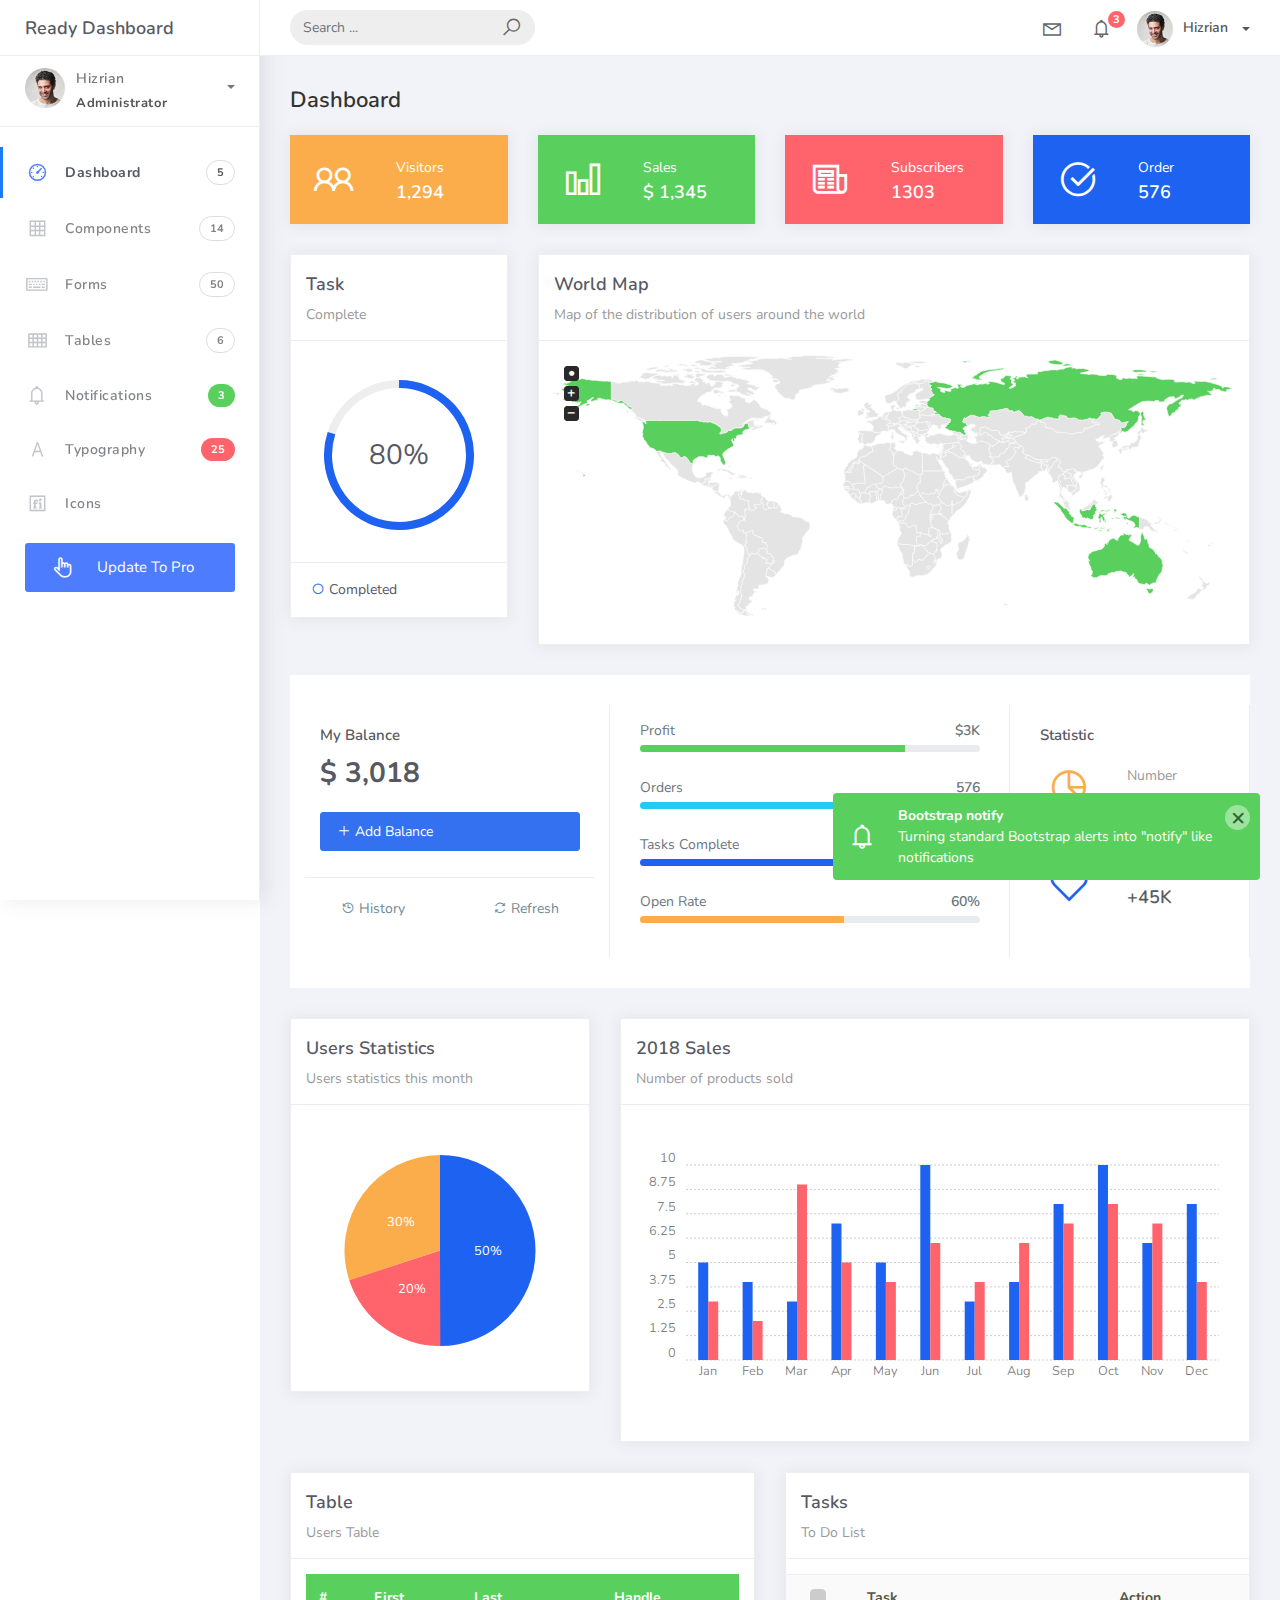
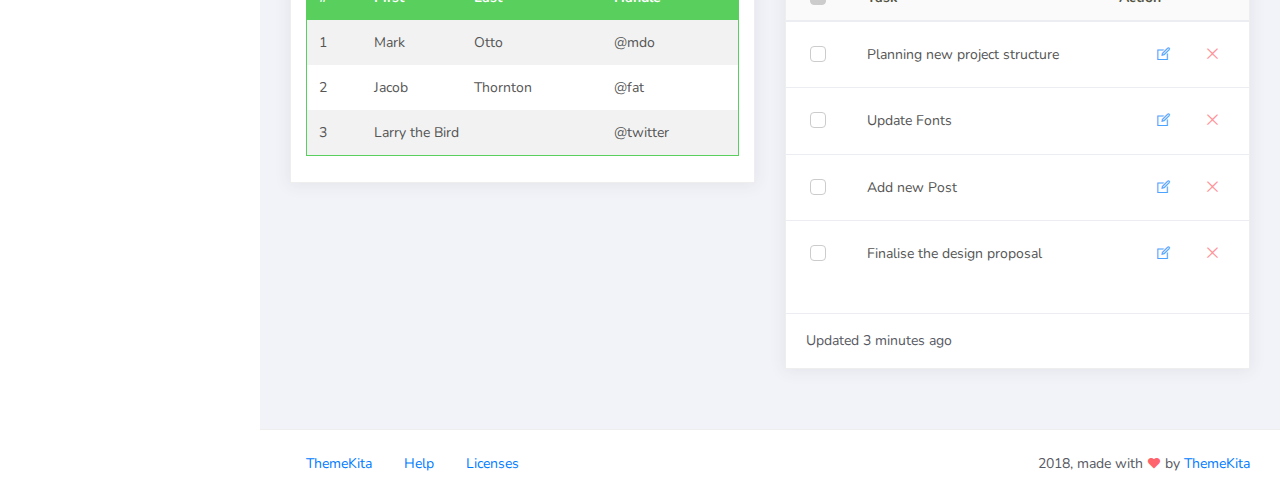
<file: Frontend/Flora.WebUI/wwwroot/adminweb/index.html>
<!DOCTYPE html>
<html>
<head>
	<meta http-equiv="X-UA-Compatible" content="IE=edge,chrome=1" />
	<title>Ready Bootstrap Dashboard</title>
	<meta content='width=device-width, initial-scale=1.0, maximum-scale=1.0, user-scalable=0, shrink-to-fit=no' name='viewport' />
	<link rel="stylesheet" href="assets/css/bootstrap.min.css">
	<link rel="stylesheet" href="https://fonts.googleapis.com/css?family=Nunito:200,200i,300,300i,400,400i,600,600i,700,700i,800,800i,900,900i">
	<link rel="stylesheet" href="assets/css/ready.css">
	<link rel="stylesheet" href="assets/css/demo.css">
</head>
<body>
	<div class="wrapper">
		<div class="main-header">
			<div class="logo-header">
				<a href="index.html" class="logo">
					Ready Dashboard
				</a>
				<button class="navbar-toggler sidenav-toggler ml-auto" type="button" data-toggle="collapse" data-target="collapse" aria-controls="sidebar" aria-expanded="false" aria-label="Toggle navigation">
					<span class="navbar-toggler-icon"></span>
				</button>
				<button class="topbar-toggler more"><i class="la la-ellipsis-v"></i></button>
			</div>
			<nav class="navbar navbar-header navbar-expand-lg">
				<div class="container-fluid">
					
					<form class="navbar-left navbar-form nav-search mr-md-3" action="">
						<div class="input-group">
							<input type="text" placeholder="Search ..." class="form-control">
							<div class="input-group-append">
								<span class="input-group-text">
									<i class="la la-search search-icon"></i>
								</span>
							</div>
						</div>
					</form>
					<ul class="navbar-nav topbar-nav ml-md-auto align-items-center">
						<li class="nav-item dropdown hidden-caret">
							<a class="nav-link dropdown-toggle" href="#" id="navbarDropdown" role="button" data-toggle="dropdown" aria-haspopup="true" aria-expanded="false">
								<i class="la la-envelope"></i>
							</a>
							<div class="dropdown-menu" aria-labelledby="navbarDropdown">
								<a class="dropdown-item" href="#">Action</a>
								<a class="dropdown-item" href="#">Another action</a>
								<div class="dropdown-divider"></div>
								<a class="dropdown-item" href="#">Something else here</a>
							</div>
						</li>
						<li class="nav-item dropdown hidden-caret">
							<a class="nav-link dropdown-toggle" href="#" id="navbarDropdown" role="button" data-toggle="dropdown" aria-haspopup="true" aria-expanded="false">
								<i class="la la-bell"></i>
								<span class="notification">3</span>
							</a>
							<ul class="dropdown-menu notif-box" aria-labelledby="navbarDropdown">
								<li>
									<div class="dropdown-title">You have 4 new notification</div>
								</li>
								<li>
									<div class="notif-center">
										<a href="#">
											<div class="notif-icon notif-primary"> <i class="la la-user-plus"></i> </div>
											<div class="notif-content">
												<span class="block">
													New user registered
												</span>
												<span class="time">5 minutes ago</span> 
											</div>
										</a>
										<a href="#">
											<div class="notif-icon notif-success"> <i class="la la-comment"></i> </div>
											<div class="notif-content">
												<span class="block">
													Rahmad commented on Admin
												</span>
												<span class="time">12 minutes ago</span> 
											</div>
										</a>
										<a href="#">
											<div class="notif-img"> 
												<img src="assets/img/profile2.jpg" alt="Img Profile">
											</div>
											<div class="notif-content">
												<span class="block">
													Reza send messages to you
												</span>
												<span class="time">12 minutes ago</span> 
											</div>
										</a>
										<a href="#">
											<div class="notif-icon notif-danger"> <i class="la la-heart"></i> </div>
											<div class="notif-content">
												<span class="block">
													Farrah liked Admin
												</span>
												<span class="time">17 minutes ago</span> 
											</div>
										</a>
									</div>
								</li>
								<li>
									<a class="see-all" href="javascript:void(0);"> <strong>See all notifications</strong> <i class="la la-angle-right"></i> </a>
								</li>
							</ul>
						</li>
						<li class="nav-item dropdown">
							<a class="dropdown-toggle profile-pic" data-toggle="dropdown" href="#" aria-expanded="false"> <img src="assets/img/profile.jpg" alt="user-img" width="36" class="img-circle"><span >Hizrian</span></span> </a>
							<ul class="dropdown-menu dropdown-user">
								<li>
									<div class="user-box">
										<div class="u-img"><img src="assets/img/profile.jpg" alt="user"></div>
										<div class="u-text">
											<h4>Hizrian</h4>
											<p class="text-muted">hello@themekita.com</p><a href="profile.html" class="btn btn-rounded btn-danger btn-sm">View Profile</a></div>
										</div>
									</li>
									<div class="dropdown-divider"></div>
									<a class="dropdown-item" href="#"><i class="ti-user"></i> My Profile</a>
									<a class="dropdown-item" href="#"></i> My Balance</a>
									<a class="dropdown-item" href="#"><i class="ti-email"></i> Inbox</a>
									<div class="dropdown-divider"></div>
									<a class="dropdown-item" href="#"><i class="ti-settings"></i> Account Setting</a>
									<div class="dropdown-divider"></div>
									<a class="dropdown-item" href="#"><i class="fa fa-power-off"></i> Logout</a>
								</ul>
								<!-- /.dropdown-user -->
							</li>
						</ul>
					</div>
				</nav>
			</div>
			<div class="sidebar">
				<div class="scrollbar-inner sidebar-wrapper">
					<div class="user">
						<div class="photo">
							<img src="assets/img/profile.jpg">
						</div>
						<div class="info">
							<a class="" data-toggle="collapse" href="#collapseExample" aria-expanded="true">
								<span>
									Hizrian
									<span class="user-level">Administrator</span>
									<span class="caret"></span>
								</span>
							</a>
							<div class="clearfix"></div>

							<div class="collapse in" id="collapseExample" aria-expanded="true" style="">
								<ul class="nav">
									<li>
										<a href="#profile">
											<span class="link-collapse">My Profile</span>
										</a>
									</li>
									<li>
										<a href="#edit">
											<span class="link-collapse">Edit Profile</span>
										</a>
									</li>
									<li>
										<a href="#settings">
											<span class="link-collapse">Settings</span>
										</a>
									</li>
								</ul>
							</div>
						</div>
					</div>
					<ul class="nav">
						<li class="nav-item active">
							<a href="index.html">
								<i class="la la-dashboard"></i>
								<p>Dashboard</p>
								<span class="badge badge-count">5</span>
							</a>
						</li>
						<li class="nav-item">
							<a href="components.html">
								<i class="la la-table"></i>
								<p>Components</p>
								<span class="badge badge-count">14</span>
							</a>
						</li>
						<li class="nav-item">
							<a href="forms.html">
								<i class="la la-keyboard-o"></i>
								<p>Forms</p>
								<span class="badge badge-count">50</span>
							</a>
						</li>
						<li class="nav-item">
							<a href="tables.html">
								<i class="la la-th"></i>
								<p>Tables</p>
								<span class="badge badge-count">6</span>
							</a>
						</li>
						<li class="nav-item">
							<a href="notifications.html">
								<i class="la la-bell"></i>
								<p>Notifications</p>
								<span class="badge badge-success">3</span>
							</a>
						</li>
						<li class="nav-item">
							<a href="typography.html">
								<i class="la la-font"></i>
								<p>Typography</p>
								<span class="badge badge-danger">25</span>
							</a>
						</li>
						<li class="nav-item">
							<a href="icons.html">
								<i class="la la-fonticons"></i>
								<p>Icons</p>
							</a>
						</li>
						<li class="nav-item update-pro">
							<button  data-toggle="modal" data-target="#modalUpdate">
								<i class="la la-hand-pointer-o"></i>
								<p>Update To Pro</p>
							</button>
						</li>
					</ul>
				</div>
			</div>
			<div class="main-panel">
				<div class="content">
					<div class="container-fluid">
						<h4 class="page-title">Dashboard</h4>
						<div class="row">
							<div class="col-md-3">
								<div class="card card-stats card-warning">
									<div class="card-body ">
										<div class="row">
											<div class="col-5">
												<div class="icon-big text-center">
													<i class="la la-users"></i>
												</div>
											</div>
											<div class="col-7 d-flex align-items-center">
												<div class="numbers">
													<p class="card-category">Visitors</p>
													<h4 class="card-title">1,294</h4>
												</div>
											</div>
										</div>
									</div>
								</div>
							</div>
							<div class="col-md-3">
								<div class="card card-stats card-success">
									<div class="card-body ">
										<div class="row">
											<div class="col-5">
												<div class="icon-big text-center">
													<i class="la la-bar-chart"></i>
												</div>
											</div>
											<div class="col-7 d-flex align-items-center">
												<div class="numbers">
													<p class="card-category">Sales</p>
													<h4 class="card-title">$ 1,345</h4>
												</div>
											</div>
										</div>
									</div>
								</div>
							</div>
							<div class="col-md-3">
								<div class="card card-stats card-danger">
									<div class="card-body">
										<div class="row">
											<div class="col-5">
												<div class="icon-big text-center">
													<i class="la la-newspaper-o"></i>
												</div>
											</div>
											<div class="col-7 d-flex align-items-center">
												<div class="numbers">
													<p class="card-category">Subscribers</p>
													<h4 class="card-title">1303</h4>
												</div>
											</div>
										</div>
									</div>
								</div>
							</div>
							<div class="col-md-3">
								<div class="card card-stats card-primary">
									<div class="card-body ">
										<div class="row">
											<div class="col-5">
												<div class="icon-big text-center">
													<i class="la la-check-circle"></i>
												</div>
											</div>
											<div class="col-7 d-flex align-items-center">
												<div class="numbers">
													<p class="card-category">Order</p>
													<h4 class="card-title">576</h4>
												</div>
											</div>
										</div>
									</div>
								</div>
							</div>
<!-- 							<div class="col-md-3">
								<div class="card card-stats">
									<div class="card-body ">
										<div class="row">
											<div class="col-5">
												<div class="icon-big text-center icon-warning">
													<i class="la la-pie-chart text-warning"></i>
												</div>
											</div>
											<div class="col-7 d-flex align-items-center">
												<div class="numbers">
													<p class="card-category">Number</p>
													<h4 class="card-title">150GB</h4>
												</div>
											</div>
										</div>
									</div>
								</div>
							</div>
							<div class="col-md-3">
								<div class="card card-stats">
									<div class="card-body ">
										<div class="row">
											<div class="col-5">
												<div class="icon-big text-center">
													<i class="la la-bar-chart text-success"></i>
												</div>
											</div>
											<div class="col-7 d-flex align-items-center">
												<div class="numbers">
													<p class="card-category">Revenue</p>
													<h4 class="card-title">$ 1,345</h4>
												</div>
											</div>
										</div>
									</div>
								</div>
							</div>
							<div class="col-md-3">
								<div class="card card-stats">
									<div class="card-body">
										<div class="row">
											<div class="col-5">
												<div class="icon-big text-center">
													<i class="la la-times-circle-o text-danger"></i>
												</div>
											</div>
											<div class="col-7 d-flex align-items-center">
												<div class="numbers">
													<p class="card-category">Errors</p>
													<h4 class="card-title">23</h4>
												</div>
											</div>
										</div>
									</div>
								</div>
							</div>
							<div class="col-md-3">
								<div class="card card-stats">
									<div class="card-body">
										<div class="row">
											<div class="col-5">
												<div class="icon-big text-center">
													<i class="la la-heart-o text-primary"></i>
												</div>
											</div>
											<div class="col-7 d-flex align-items-center">
												<div class="numbers">
													<p class="card-category">Followers</p>
													<h4 class="card-title">+45K</h4>
												</div>
											</div>
										</div>
									</div>
								</div>
							</div> -->
						</div>
						<div class="row">
							<div class="col-md-3">
								<div class="card">
									<div class="card-header">
										<h4 class="card-title">Task</h4>
										<p class="card-category">Complete</p>
									</div>
									<div class="card-body">
										<div id="task-complete" class="chart-circle mt-4 mb-3"></div>
									</div>
									<div class="card-footer">
										<div class="legend"><i class="la la-circle text-primary"></i> Completed</div>
									</div>
								</div>
							</div>
							<div class="col-md-9">
								<div class="card">
									<div class="card-header">
										<h4 class="card-title">World Map</h4>
										<p class="card-category">
										Map of the distribution of users around the world</p>
									</div>
									<div class="card-body">
										<div class="mapcontainer">
											<div class="map">
												<span>Alternative content for the map</span>
											</div>
										</div>
									</div>
								</div>
							</div>
						</div>
						<div class="row row-card-no-pd">
							<div class="col-md-4">
								<div class="card">
									<div class="card-body">
										<p class="fw-bold mt-1">My Balance</p>
										<h4><b>$ 3,018</b></h4>
										<a href="#" class="btn btn-primary btn-full text-left mt-3 mb-3"><i class="la la-plus"></i> Add Balance</a>
									</div>
									<div class="card-footer">
										<ul class="nav">
											<li class="nav-item"><a class="btn btn-default btn-link" href="#"><i class="la la-history"></i> History</a></li>
											<li class="nav-item ml-auto"><a class="btn btn-default btn-link" href="#"><i class="la la-refresh"></i> Refresh</a></li>
										</ul>
									</div>
								</div>
							</div>
							<div class="col-md-5">
								<div class="card">
									<div class="card-body">
										<div class="progress-card">
											<div class="d-flex justify-content-between mb-1">
												<span class="text-muted">Profit</span>
												<span class="text-muted fw-bold"> $3K</span>
											</div>
											<div class="progress mb-2" style="height: 7px;">
												<div class="progress-bar bg-success" role="progressbar" style="width: 78%" aria-valuenow="78" aria-valuemin="0" aria-valuemax="100" data-toggle="tooltip" data-placement="top" title="78%"></div>
											</div>
										</div>
										<div class="progress-card">
											<div class="d-flex justify-content-between mb-1">
												<span class="text-muted">Orders</span>
												<span class="text-muted fw-bold"> 576</span>
											</div>
											<div class="progress mb-2" style="height: 7px;">
												<div class="progress-bar bg-info" role="progressbar" style="width: 65%" aria-valuenow="60" aria-valuemin="0" aria-valuemax="100" data-toggle="tooltip" data-placement="top" title="65%"></div>
											</div>
										</div>
										<div class="progress-card">
											<div class="d-flex justify-content-between mb-1">
												<span class="text-muted">Tasks Complete</span>
												<span class="text-muted fw-bold"> 70%</span>
											</div>
											<div class="progress mb-2" style="height: 7px;">
												<div class="progress-bar bg-primary" role="progressbar" style="width: 70%" aria-valuenow="70" aria-valuemin="0" aria-valuemax="100" data-toggle="tooltip" data-placement="top" title="70%"></div>
											</div>
										</div>
										<div class="progress-card">
											<div class="d-flex justify-content-between mb-1">
												<span class="text-muted">Open Rate</span>
												<span class="text-muted fw-bold"> 60%</span>
											</div>
											<div class="progress mb-2" style="height: 7px;">
												<div class="progress-bar bg-warning" role="progressbar" style="width: 60%" aria-valuenow="60" aria-valuemin="0" aria-valuemax="100" data-toggle="tooltip" data-placement="top" title="60%"></div>
											</div>
										</div>
									</div>
								</div>
							</div>
							<div class="col-md-3">
								<div class="card card-stats">
									<div class="card-body">
										<p class="fw-bold mt-1">Statistic</p>
										<div class="row">
											<div class="col-5">
												<div class="icon-big text-center icon-warning">
													<i class="la la-pie-chart text-warning"></i>
												</div>
											</div>
											<div class="col-7 d-flex align-items-center">
												<div class="numbers">
													<p class="card-category">Number</p>
													<h4 class="card-title">150GB</h4>
												</div>
											</div>
										</div>
										<hr/>
										<div class="row">
											<div class="col-5">
												<div class="icon-big text-center">
													<i class="la la-heart-o text-primary"></i>
												</div>
											</div>
											<div class="col-7 d-flex align-items-center">
												<div class="numbers">
													<p class="card-category">Followers</p>
													<h4 class="card-title">+45K</h4>
												</div>
											</div>
										</div>
									</div>
								</div>
							</div>
						</div>
						<div class="row">
							<div class="col-md-4">
								<div class="card">
									<div class="card-header">
										<h4 class="card-title">Users Statistics</h4>
										<p class="card-category">
										Users statistics this month</p>
									</div>
									<div class="card-body">
										<div id="monthlyChart" class="chart chart-pie"></div>
									</div>
								</div>
							</div>
							<div class="col-md-8">
								<div class="card">
									<div class="card-header">
										<h4 class="card-title">2018 Sales</h4>
										<p class="card-category">
										Number of products sold</p>
									</div>
									<div class="card-body">
										<div id="salesChart" class="chart"></div>
									</div>
								</div>
							</div>
							<div class="col-md-6">
								<div class="card">
									<div class="card-header ">
										<h4 class="card-title">Table</h4>
										<p class="card-category">Users Table</p>
									</div>
									<div class="card-body">
										<table class="table table-head-bg-success table-striped table-hover">
											<thead>
												<tr>
													<th scope="col">#</th>
													<th scope="col">First</th>
													<th scope="col">Last</th>
													<th scope="col">Handle</th>
												</tr>
											</thead>
											<tbody>
												<tr>
													<td>1</td>
													<td>Mark</td>
													<td>Otto</td>
													<td>@mdo</td>
												</tr>
												<tr>
													<td>2</td>
													<td>Jacob</td>
													<td>Thornton</td>
													<td>@fat</td>
												</tr>
												<tr>
													<td>3</td>
													<td colspan="2">Larry the Bird</td>
													<td>@twitter</td>
												</tr>
											</tbody>
										</table>
									</div>
								</div>
							</div>
							<div class="col-md-6">
								<div class="card card-tasks">
									<div class="card-header ">
										<h4 class="card-title">Tasks</h4>
										<p class="card-category">To Do List</p>
									</div>
									<div class="card-body ">
										<div class="table-full-width">
											<table class="table">
												<thead>
													<tr>
														<th>
															<div class="form-check">
																<label class="form-check-label">
																	<input class="form-check-input  select-all-checkbox" type="checkbox" data-select="checkbox" data-target=".task-select">
																	<span class="form-check-sign"></span>
																</label>
															</div>
														</th>
														<th>Task</th>
														<th>Action</th>
													</tr>
												</thead>
												<tbody>
													<tr>
														<td>
															<div class="form-check">
																<label class="form-check-label">
																	<input class="form-check-input task-select" type="checkbox">
																	<span class="form-check-sign"></span>
																</label>
															</div>
														</td>
														<td>Planning new project structure</td>
														<td class="td-actions text-right">
															<div class="form-button-action">
																<button type="button" data-toggle="tooltip" title="Edit Task" class="btn btn-link <btn-simple-primary">
																	<i class="la la-edit"></i>
																</button>
																<button type="button" data-toggle="tooltip" title="Remove" class="btn btn-link btn-simple-danger">
																	<i class="la la-times"></i>
																</button>
															</div>
														</td>
													</tr>
													<tr>
														<td>
															<div class="form-check">
																<label class="form-check-label">
																	<input class="form-check-input task-select" type="checkbox">
																	<span class="form-check-sign"></span>
																</label>
															</div>
														</td>
														<td>Update Fonts</td>
														<td class="td-actions text-right">
															<div class="form-button-action">
																<button type="button" data-toggle="tooltip" title="Edit Task" class="btn btn-link <btn-simple-primary">
																	<i class="la la-edit"></i>
																</button>
																<button type="button" data-toggle="tooltip" title="Remove" class="btn btn-link btn-simple-danger">
																	<i class="la la-times"></i>
																</button>
															</div>
														</td>
													</tr>
													<tr>
														<td>
															<div class="form-check">
																<label class="form-check-label">
																	<input class="form-check-input task-select" type="checkbox">
																	<span class="form-check-sign"></span>
																</label>
															</div>
														</td>
														<td>Add new Post
														</td>
														<td class="td-actions text-right">
															<div class="form-button-action">
																<button type="button" data-toggle="tooltip" title="Edit Task" class="btn btn-link <btn-simple-primary">
																	<i class="la la-edit"></i>
																</button>
																<button type="button" data-toggle="tooltip" title="Remove" class="btn btn-link btn-simple-danger">
																	<i class="la la-times"></i>
																</button>
															</div>
														</td>
													</tr>
													<tr>
														<td>
															<div class="form-check">
																<label class="form-check-label">
																	<input class="form-check-input task-select" type="checkbox">
																	<span class="form-check-sign"></span>
																</label>
															</div>
														</td>
														<td>Finalise the design proposal</td>
														<td class="td-actions text-right">
															<div class="form-button-action">
																<button type="button" data-toggle="tooltip" title="Edit Task" class="btn btn-link <btn-simple-primary">
																	<i class="la la-edit"></i>
																</button>
																<button type="button" data-toggle="tooltip" title="Remove" class="btn btn-link btn-simple-danger">
																	<i class="la la-times"></i>
																</button>
															</div>
														</td>
													</tr>
												</tbody>
											</table>
										</div>
									</div>
									<div class="card-footer ">
										<div class="stats">
											<i class="now-ui-icons loader_refresh spin"></i> Updated 3 minutes ago
										</div>
									</div>
								</div>
							</div>
						</div>
					</div>
				</div>
				<footer class="footer">
					<div class="container-fluid">
						<nav class="pull-left">
							<ul class="nav">
								<li class="nav-item">
									<a class="nav-link" href="http://www.themekita.com">
										ThemeKita
									</a>
								</li>
								<li class="nav-item">
									<a class="nav-link" href="#">
										Help
									</a>
								</li>
								<li class="nav-item">
									<a class="nav-link" href="https://themewagon.com/license/#free-item">
										Licenses
									</a>
								</li>
							</ul>
						</nav>
						<div class="copyright ml-auto">
							2018, made with <i class="la la-heart heart text-danger"></i> by <a href="http://www.themekita.com">ThemeKita</a>
						</div>				
					</div>
				</footer>
			</div>
		</div>
	</div>
	<!-- Modal -->
	<div class="modal fade" id="modalUpdate" tabindex="-1" role="dialog" aria-labelledby="modalUpdatePro" aria-hidden="true">
		<div class="modal-dialog modal-dialog-centered" role="document">
			<div class="modal-content">
				<div class="modal-header bg-primary">
					<h6 class="modal-title"><i class="la la-frown-o"></i> Under Development</h6>
					<button type="button" class="close" data-dismiss="modal" aria-label="Close">
						<span aria-hidden="true">&times;</span>
					</button>
				</div>
				<div class="modal-body text-center">									
					<p>Currently the pro version of the <b>Ready Dashboard</b> Bootstrap is in progress development</p>
					<p>
						<b>We'll let you know when it's done</b></p>
				</div>
				<div class="modal-footer">
					<button type="button" class="btn btn-secondary" data-dismiss="modal">Close</button>
				</div>
			</div>
		</div>
	</div>
</body>
<script src="assets/js/core/jquery.3.2.1.min.js"></script>
<script src="assets/js/plugin/jquery-ui-1.12.1.custom/jquery-ui.min.js"></script>
<script src="assets/js/core/popper.min.js"></script>
<script src="assets/js/core/bootstrap.min.js"></script>
<script src="assets/js/plugin/chartist/chartist.min.js"></script>
<script src="assets/js/plugin/chartist/plugin/chartist-plugin-tooltip.min.js"></script>
<script src="assets/js/plugin/bootstrap-notify/bootstrap-notify.min.js"></script>
<script src="assets/js/plugin/bootstrap-toggle/bootstrap-toggle.min.js"></script>
<script src="assets/js/plugin/jquery-mapael/jquery.mapael.min.js"></script>
<script src="assets/js/plugin/jquery-mapael/maps/world_countries.min.js"></script>
<script src="assets/js/plugin/chart-circle/circles.min.js"></script>
<script src="assets/js/plugin/jquery-scrollbar/jquery.scrollbar.min.js"></script>
<script src="assets/js/ready.min.js"></script>
<script src="assets/js/demo.js"></script>
</html>
</file>
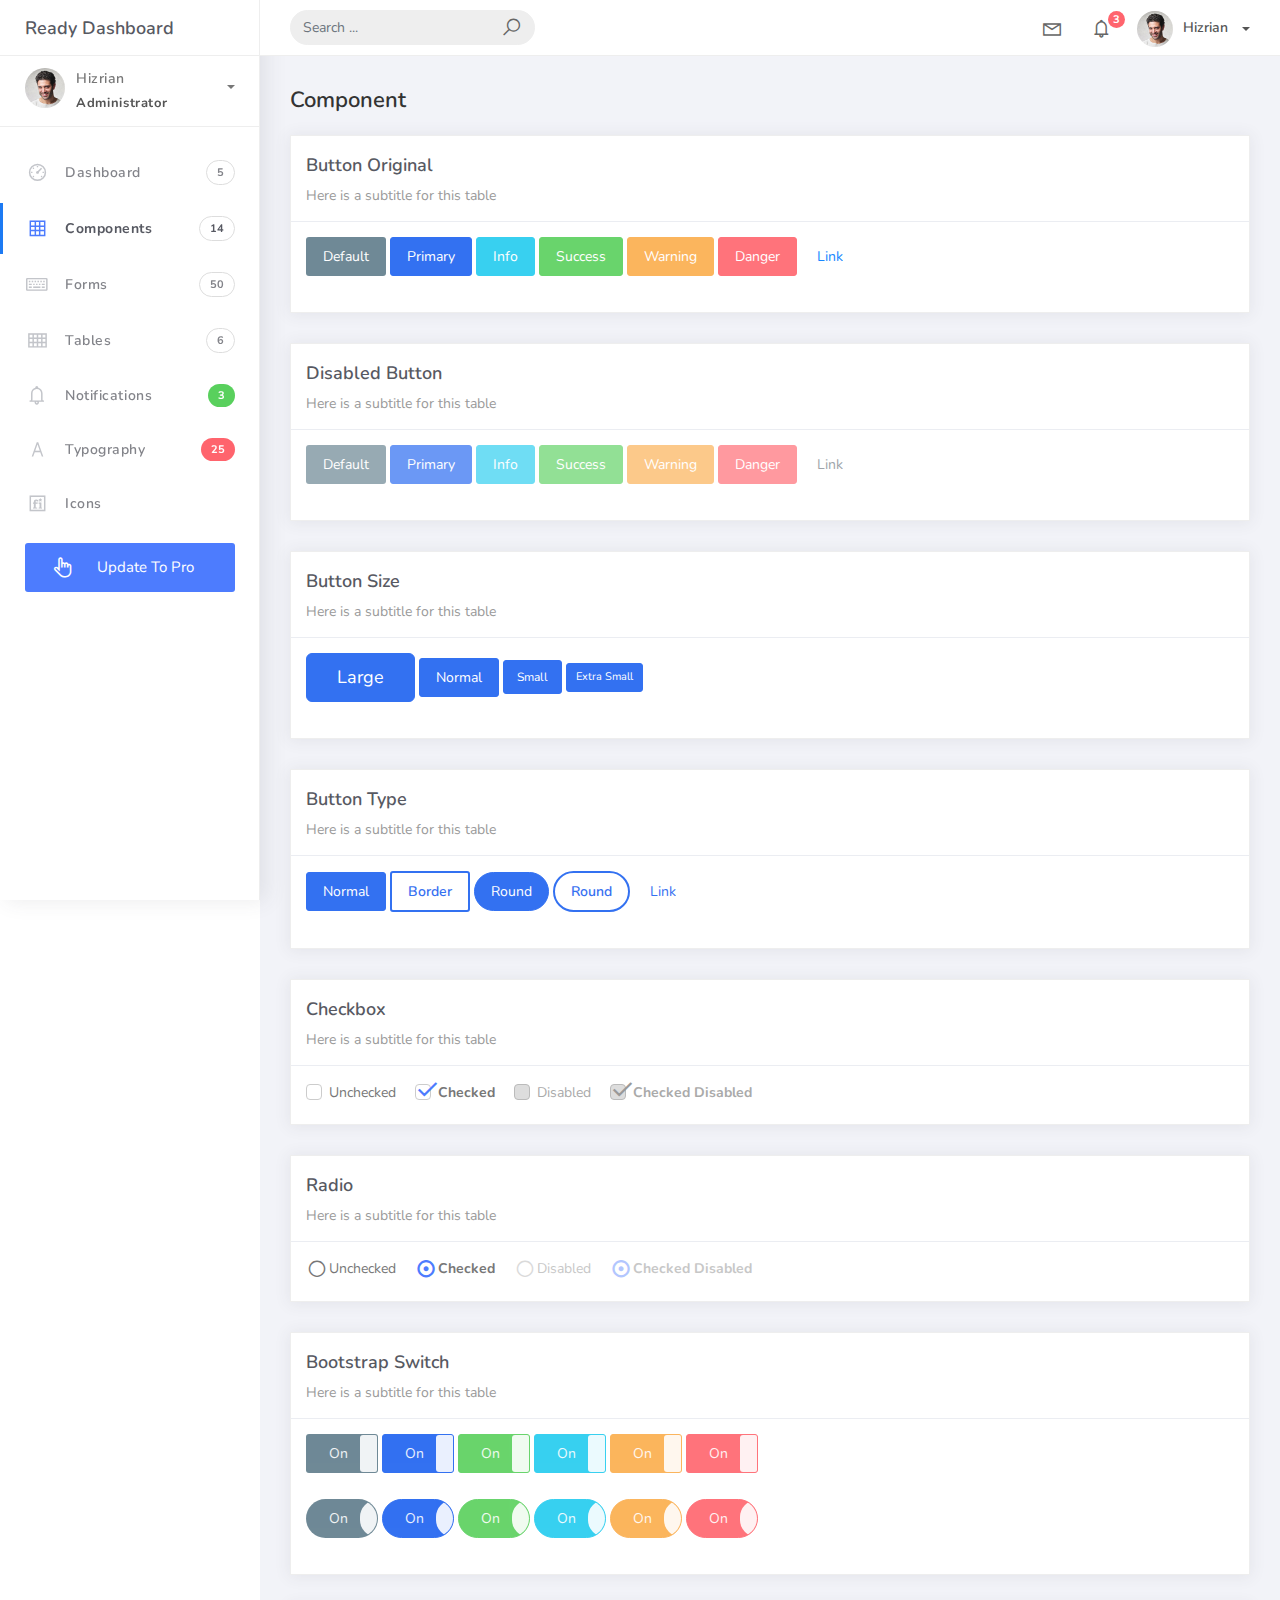
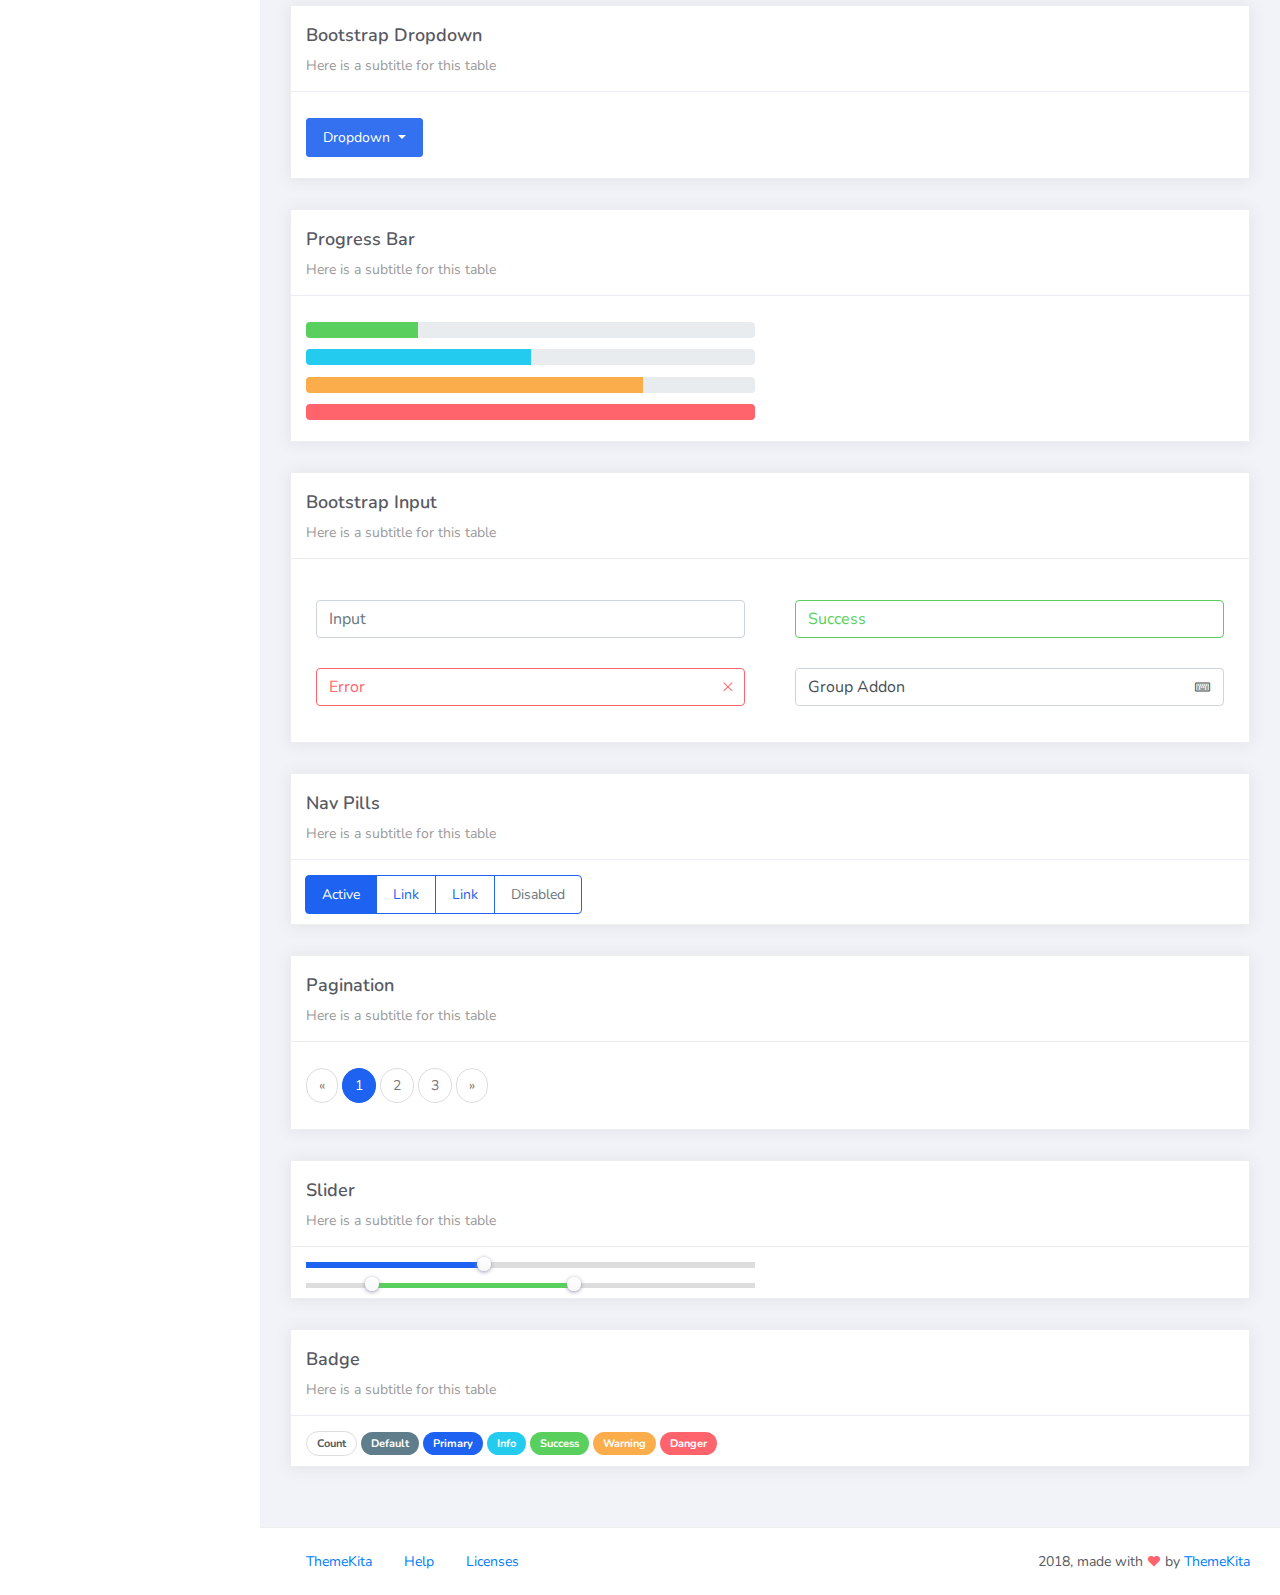
<file: Frontend/Flora.WebUI/wwwroot/adminweb/components.html>
<!DOCTYPE html>
<html>
<head>
	<meta http-equiv="X-UA-Compatible" content="IE=edge,chrome=1" />
	<title>Components - Ready Bootstrap Dashboard</title>
	<meta content='width=device-width, initial-scale=1.0, maximum-scale=1.0, user-scalable=0, shrink-to-fit=no' name='viewport' />
	<link rel="stylesheet" href="assets/css/bootstrap.min.css">
	<link rel="stylesheet" href="https://fonts.googleapis.com/css?family=Nunito:200,200i,300,300i,400,400i,600,600i,700,700i,800,800i,900,900i">
	<link rel="stylesheet" href="assets/css/ready.css">
	<link rel="stylesheet" href="assets/css/demo.css">
</head>
<body>
	<div class="wrapper">
		<div class="main-header">
			<div class="logo-header">
				<a href="index.html" class="logo">
					Ready Dashboard
				</a>
				<button class="navbar-toggler sidenav-toggler ml-auto" type="button" data-toggle="collapse" data-target="collapse" aria-controls="sidebar" aria-expanded="false" aria-label="Toggle navigation">
					<span class="navbar-toggler-icon"></span>
				</button>
				<button class="topbar-toggler more"><i class="la la-ellipsis-v"></i></button>
			</div>
			<nav class="navbar navbar-header navbar-expand-lg">
				<div class="container-fluid">
					
					<form class="navbar-left navbar-form nav-search mr-md-3" action="">
						<div class="input-group">
							<input type="text" placeholder="Search ..." class="form-control">
							<div class="input-group-append">
								<span class="input-group-text">
									<i class="la la-search search-icon"></i>
								</span>
							</div>
						</div>
					</form>
					<ul class="navbar-nav topbar-nav ml-md-auto align-items-center">
						<li class="nav-item dropdown hidden-caret">
							<a class="nav-link dropdown-toggle" href="#" id="navbarDropdown" role="button" data-toggle="dropdown" aria-haspopup="true" aria-expanded="false">
								<i class="la la-envelope"></i>
							</a>
							<div class="dropdown-menu" aria-labelledby="navbarDropdown">
								<a class="dropdown-item" href="#">Action</a>
								<a class="dropdown-item" href="#">Another action</a>
								<div class="dropdown-divider"></div>
								<a class="dropdown-item" href="#">Something else here</a>
							</div>
						</li>
						<li class="nav-item dropdown hidden-caret">
							<a class="nav-link dropdown-toggle" href="#" id="navbarDropdown" role="button" data-toggle="dropdown" aria-haspopup="true" aria-expanded="false">
								<i class="la la-bell"></i>
								<span class="notification">3</span>
							</a>
							<ul class="dropdown-menu notif-box" aria-labelledby="navbarDropdown">
								<li>
									<div class="dropdown-title">You have 4 new notification</div>
								</li>
								<li>
									<div class="notif-center">
										<a href="#">
											<div class="notif-icon notif-primary"> <i class="la la-user-plus"></i> </div>
											<div class="notif-content">
												<span class="block">
													New user registered
												</span>
												<span class="time">5 minutes ago</span> 
											</div>
										</a>
										<a href="#">
											<div class="notif-icon notif-success"> <i class="la la-comment"></i> </div>
											<div class="notif-content">
												<span class="block">
													Rahmad commented on Admin
												</span>
												<span class="time">12 minutes ago</span> 
											</div>
										</a>
										<a href="#">
											<div class="notif-img"> 
												<img src="assets/img/profile2.jpg" alt="Img Profile">
											</div>
											<div class="notif-content">
												<span class="block">
													Reza send messages to you
												</span>
												<span class="time">12 minutes ago</span> 
											</div>
										</a>
										<a href="#">
											<div class="notif-icon notif-danger"> <i class="la la-heart"></i> </div>
											<div class="notif-content">
												<span class="block">
													Farrah liked Admin
												</span>
												<span class="time">17 minutes ago</span> 
											</div>
										</a>
									</div>
								</li>
								<li>
									<a class="see-all" href="javascript:void(0);"> <strong>See all notifications</strong> <i class="la la-angle-right"></i> </a>
								</li>
							</ul>
						</li>
						<li class="nav-item dropdown">
							<a class="dropdown-toggle profile-pic" data-toggle="dropdown" href="#" aria-expanded="false"> <img src="assets/img/profile.jpg" alt="user-img" width="36" class="img-circle"><span >Hizrian</span></span> </a>
							<ul class="dropdown-menu dropdown-user">
								<li>
									<div class="user-box">
										<div class="u-img"><img src="assets/img/profile.jpg" alt="user"></div>
										<div class="u-text">
											<h4>Hizrian</h4>
											<p class="text-muted">hello@themekita.com</p><a href="profile.html" class="btn btn-rounded btn-danger btn-sm">View Profile</a></div>
										</div>
									</li>
									<div class="dropdown-divider"></div>
									<a class="dropdown-item" href="#"><i class="ti-user"></i> My Profile</a>
									<a class="dropdown-item" href="#"></i> My Balance</a>
									<a class="dropdown-item" href="#"><i class="ti-email"></i> Inbox</a>
									<div class="dropdown-divider"></div>
									<a class="dropdown-item" href="#"><i class="ti-settings"></i> Account Setting</a>
									<div class="dropdown-divider"></div>
									<a class="dropdown-item" href="#"><i class="fa fa-power-off"></i> Logout</a>
								</ul>
								<!-- /.dropdown-user -->
							</li>
						</ul>
					</div>
				</nav>
			</div>
			<div class="sidebar">
				<div class="scrollbar-inner sidebar-wrapper">
					<div class="user">
						<div class="photo">
							<img src="assets/img/profile.jpg">
						</div>
						<div class="info">
							<a class="" data-toggle="collapse" href="#collapseExample" aria-expanded="true">
								<span>
									Hizrian
									<span class="user-level">Administrator</span>
									<span class="caret"></span>
								</span>
							</a>
							<div class="clearfix"></div>

							<div class="collapse in" id="collapseExample" aria-expanded="true" style="">
								<ul class="nav">
									<li>
										<a href="#profile">
											<span class="link-collapse">My Profile</span>
										</a>
									</li>
									<li>
										<a href="#edit">
											<span class="link-collapse">Edit Profile</span>
										</a>
									</li>
									<li>
										<a href="#settings">
											<span class="link-collapse">Settings</span>
										</a>
									</li>
								</ul>
							</div>
						</div>
					</div>
					<ul class="nav">
						<li class="nav-item">
							<a href="index.html">
								<i class="la la-dashboard"></i>
								<p>Dashboard</p>
								<span class="badge badge-count">5</span>
							</a>
						</li>
						<li class="nav-item active">
							<a href="components.html">
								<i class="la la-table"></i>
								<p>Components</p>
								<span class="badge badge-count">14</span>
							</a>
						</li>
						<li class="nav-item">
							<a href="forms.html">
								<i class="la la-keyboard-o"></i>
								<p>Forms</p>
								<span class="badge badge-count">50</span>
							</a>
						</li>
						<li class="nav-item">
							<a href="tables.html">
								<i class="la la-th"></i>
								<p>Tables</p>
								<span class="badge badge-count">6</span>
							</a>
						</li>
						<li class="nav-item">
							<a href="notifications.html">
								<i class="la la-bell"></i>
								<p>Notifications</p>
								<span class="badge badge-success">3</span>
							</a>
						</li>
						<li class="nav-item">
							<a href="typography.html">
								<i class="la la-font"></i>
								<p>Typography</p>
								<span class="badge badge-danger">25</span>
							</a>
						</li>
						<li class="nav-item">
							<a href="icons.html">
								<i class="la la-fonticons"></i>
								<p>Icons</p>
							</a>
						</li>
						<li class="nav-item update-pro">
							<button  data-toggle="modal" data-target="#modalUpdate">
								<i class="la la-hand-pointer-o"></i>
								<p>Update To Pro</p>
							</button>
						</li>
					</ul>
				</div>
			</div>
			<div class="main-panel">
				<div class="content">
					<div class="container-fluid">
						<h4 class="page-title">Component</h4>
						<div class="row">
							<div class="col-md-12">
								<div class="card">
									<div class="card-header">
										<h4 class="card-title">Button Original</h4>
										<p class="card-category">Here is a subtitle for this table</p>
									</div>
									<div class="card-body">
										<p class="demo">
											<button class="btn btn-default">Default</button>

											<button class="btn btn-primary">Primary</button>

											<button class="btn btn-info">Info</button>

											<button class="btn btn-success">Success</button>

											<button class="btn btn-warning">Warning</button>

											<button class="btn btn-danger">Danger</button>

											<button class="btn btn-link">Link</button>
										</p>
									</div>
								</div>
							</div>
							<div class="col-md-12">
								<div class="card">
									<div class="card-header">
										<h4 class="card-title">Disabled Button</h4>
										<p class="card-category">Here is a subtitle for this table</p>
									</div>
									<div class="card-body">
										<p class="demo">
											<button class="btn btn-default" disabled="disabled">Default</button>

											<button class="btn btn-primary" disabled="disabled">Primary</button>

											<button class="btn btn-info" disabled="disabled">Info</button>

											<button class="btn btn-success" disabled="disabled">Success</button>

											<button class="btn btn-warning" disabled="disabled">Warning</button>

											<button class="btn btn-danger" disabled="disabled">Danger</button>

											<button class="btn btn-link" disabled>Link</button>
										</p>
									</div>
								</div>
							</div>
							<div class="col-md-12">
								<div class="card">
									<div class="card-header">
										<h4 class="card-title">Button Size</h4>
										<p class="card-category">Here is a subtitle for this table</p>
									</div>
									<div class="card-body">
										<p class="demo">
											<button class="btn btn-primary btn-lg">Large</button>

											<button class="btn btn-primary">Normal</button>

											<button class="btn btn-primary btn-sm">Small</button>

											<button class="btn btn-primary btn-xs">Extra Small</button>
										</p>
									</div>
								</div>
							</div>
							<div class="col-md-12">
								<div class="card">
									<div class="card-header">
										<h4 class="card-title">Button Type</h4>
										<p class="card-category">Here is a subtitle for this table</p>
									</div>
									<div class="card-body">
										<p class="demo">
											<button class="btn btn-primary">Normal</button>
											<button class="btn btn-primary btn-border">Border</button>

											<button class="btn btn-primary btn-round">Round</button>

											<button class="btn btn-primary btn-border btn-round">Round</button>

											<button class="btn btn-primary btn-link">Link</button>
										</p>
									</div>
								</div>
							</div>
							<div class="col-md-12">
								<div class="card">
									<div class="card-header">
										<h4 class="card-title">Checkbox</h4>
										<p class="card-category">Here is a subtitle for this table</p>
									</div>
									<div class="card-body">
										<p class="demo">
											<label class="form-check-label">
												<input class="form-check-input" type="checkbox" value="">
												<span class="form-check-sign">Unchecked</span>
											</label>

											<label class="form-check-label">
												<input class="form-check-input" type="checkbox" value="" checked>
												<span class="form-check-sign">Checked</span>
											</label>

											<label class="form-check-label">
												<input class="form-check-input" type="checkbox" value="" disabled>
												<span class="form-check-sign">Disabled</span>
											</label>

											<label class="form-check-label">
												<input class="form-check-input" type="checkbox" value="" checked disabled>
												<span class="form-check-sign">Checked Disabled</span>
											</label>
										</p>
									</div>
								</div>
							</div>
							<div class="col-md-12">
								<div class="card">
									<div class="card-header">
										<h4 class="card-title">Radio</h4>
										<p class="card-category">Here is a subtitle for this table</p>
									</div>
									<div class="card-body">
										<p class="demo">
											<label class="form-radio-label">
												<input class="form-radio-input" type="radio" name="optionsRadios" value="">
												<span class="form-radio-sign">Unchecked</span>
											</label>
											<label class="form-radio-label">
												<input class="form-radio-input" type="radio" name="optionsRadios" value="" checked>
												<span class="form-radio-sign">Checked</span>
											</label>
											<label class="form-radio-label">
												<input class="form-radio-input" type="radio" value="" disabled>
												<span class="form-radio-sign">Disabled</span>
											</label>
											<label class="form-radio-label">
												<input class="form-radio-input" type="radio" value="" checked disabled>
												<span class="form-radio-sign">Checked Disabled</span>
											</label>
										</p>
									</div>
								</div>
							</div>
							<div class="col-md-12">
								<div class="card">
									<div class="card-header">
										<h4 class="card-title">Bootstrap Switch</h4>
										<p class="card-category">Here is a subtitle for this table</p>
									</div>
									<div class="card-body">
										<p class="demo">
											<input type="checkbox" checked data-toggle="toggle" data-onstyle="default">
											<input type="checkbox" checked data-toggle="toggle" data-onstyle="primary">
											<input type="checkbox" checked data-toggle="toggle" data-onstyle="success">
											<input type="checkbox" checked data-toggle="toggle" data-onstyle="info">
											<input type="checkbox" checked data-toggle="toggle" data-onstyle="warning">
											<input type="checkbox" checked data-toggle="toggle" data-onstyle="danger">
										</p>
										<p class="demo">
											<input type="checkbox" checked data-toggle="toggle" data-onstyle="default" data-style="btn-round">
											<input type="checkbox" checked data-toggle="toggle" data-onstyle="primary" data-style="btn-round">
											<input type="checkbox" checked data-toggle="toggle" data-onstyle="success" data-style="btn-round">
											<input type="checkbox" checked data-toggle="toggle" data-onstyle="info" data-style="btn-round">
											<input type="checkbox" checked data-toggle="toggle" data-onstyle="warning" data-style="btn-round">
											<input type="checkbox" checked data-toggle="toggle" data-onstyle="danger" data-style="btn-round">
										</p>
									</div>
								</div>
							</div>
							<div class="col-md-12">
								<div class="card">
									<div class="card-header">
										<h4 class="card-title">Bootstrap Dropdown</h4>
										<p class="card-category">Here is a subtitle for this table</p>
									</div>
									<div class="card-body">
										<p class="demo">
											<div class="dropdown">

												<button class="btn btn-primary dropdown-toggle" type="button" id="dropdownMenu1" data-toggle="dropdown">

													Dropdown

												</button>

												<ul class="dropdown-menu" role="menu" aria-labelledby="dropdownMenu">

													<a class="dropdown-item" href="#">Action</a>
													<a class="dropdown-item" href="#">Another action</a>
													<div class="dropdown-divider"></div>
													<a class="dropdown-item" href="#">Something else here</a>

												</ul>

											</div>
										</p>
									</div>
								</div>
							</div>
							<div class="col-md-12">
								<div class="card">
									<div class="card-header">
										<h4 class="card-title">Progress Bar</h4>
										<p class="card-category">Here is a subtitle for this table</p>
									</div>
									<div class="card-body">
										<div class="row">
											<div class="col-md-6">
												<p class="demo">
													<div class="progress">
														<div class="progress-bar bg-success" role="progressbar" style="width: 25%" aria-valuenow="25" aria-valuemin="0" aria-valuemax="100"></div>
													</div>
												</p>
												<p class="demo">
													<div class="progress">
														<div class="progress-bar bg-info" role="progressbar" style="width: 50%" aria-valuenow="50" aria-valuemin="0" aria-valuemax="100"></div>
													</div>
												</p>
												<p class="demo">
													<div class="progress">
														<div class="progress-bar bg-warning" role="progressbar" style="width: 75%" aria-valuenow="75" aria-valuemin="0" aria-valuemax="100"></div>
													</div>
												</p>
												<p class="demo">
													<div class="progress">
														<div class="progress-bar bg-danger" role="progressbar" style="width: 100%" aria-valuenow="100" aria-valuemin="0" aria-valuemax="100"></div>
													</div>
												</p>
											</div>
										</div>
									</div>
								</div>
							</div>
							<div class="col-md-12">
								<div class="card">
									<div class="card-header">
										<h4 class="card-title">Bootstrap Input</h4>
										<p class="card-category">Here is a subtitle for this table</p>
									</div>
									<div class="card-body">
										<p class="demo">
											<div class="row">
												<div class="col-md-6">
													<div class="form-group">

														<input type="text" value="" placeholder="Input" class="form-control" />

													</div>
												</div>

												<div class="col-md-6">
													<div class="form-group has-success">

														<input type="text" value="Success" class="form-control" />

													</div>
												</div>

												<div class="col-md-6">
													<div class="form-group has-error has-feedback">

														<input type="text" value="Error" class="form-control" />

														<span class="la la-times form-control-feedback"></span>

													</div>
												</div>

												<div class="col-md-6">
													<div class="form-group">
														<div class="input-group has-icon">

															<input type="text" value="Group Addon" class="form-control">

															<div class="input-group-append">
																<span class="input-group-text input-group-icon"><i class="la la-keyboard-o"></i></span>
															</div>
														</div>
													</div>
												</div>
											</div>
										</p>
									</div>
								</div>
							</div>
							<div class="col-md-12">
								<div class="card">
									<div class="card-header">
										<h4 class="card-title">Nav Pills</h4>
										<p class="card-category">Here is a subtitle for this table</p>
									</div>
									<div class="card-body">
										<ul class="nav nav-pills nav-primary">
											<li class="nav-item">
												<a class="nav-link active" href="#">Active</a>
											</li>
											<li class="nav-item">
												<a class="nav-link" href="#">Link</a>
											</li>
											<li class="nav-item">
												<a class="nav-link" href="#">Link</a>
											</li>
											<li class="nav-item">
												<a class="nav-link disabled" href="#">Disabled</a>
											</li>
										</ul>
									</div>
								</div>
							</div>
							<div class="col-md-12">
								<div class="card">
									<div class="card-header">
										<h4 class="card-title">Pagination</h4>
										<p class="card-category">Here is a subtitle for this table</p>
									</div>
									<div class="card-body">
										<p class="demo">
											<ul class="pagination pg-primary">
												<li class="page-item">
													<a class="page-link" href="#" aria-label="Previous">
														<span aria-hidden="true">&laquo;</span>
														<span class="sr-only">Previous</span>
													</a>
												</li>
												<li class="page-item active"><a class="page-link" href="#">1</a></li>
												<li class="page-item"><a class="page-link" href="#">2</a></li>
												<li class="page-item"><a class="page-link" href="#">3</a></li>
												<li class="page-item">
													<a class="page-link" href="#" aria-label="Next">
														<span aria-hidden="true">&raquo;</span>
														<span class="sr-only">Next</span>
													</a>
												</li>
											</ul>
										</p>
									</div>
								</div>
							</div>
							<div class="col-md-12">
								<div class="card">
									<div class="card-header">
										<h4 class="card-title">Slider</h4>
										<p class="card-category">Here is a subtitle for this table</p>
									</div>
									<div class="card-body">
										<div class="demo">
											<div class="row">
												<div class="col-md-6">
													<div id="slider" class="slider-primary"></div>

													<div id="slider-range" class="slider-success"></div>
												</div>
											</div>
										</div>
									</div>
								</div>
							</div>
							<div class="col-md-12">
								<div class="card">
									<div class="card-header">
										<h4 class="card-title">Badge</h4>
										<p class="card-category">Here is a subtitle for this table</p>
									</div>
									<div class="card-body">
										<span class="badge badge-count">Count</span>
										<span class="badge badge-default">Default</span>
										<span class="badge badge-primary">Primary</span>
										<span class="badge badge-info">Info</span>
										<span class="badge badge-success">Success</span>
										<span class="badge badge-warning">Warning</span>
										<span class="badge badge-danger">Danger</span>
									</div>
								</div>
							</div>
						</div>
					</div>
				</div>
				<footer class="footer">
					<div class="container-fluid">
						<nav class="pull-left">
							<ul class="nav">
								<li class="nav-item">
									<a class="nav-link" href="http://www.themekita.com">
										ThemeKita
									</a>
								</li>
								<li class="nav-item">
									<a class="nav-link" href="#">
										Help
									</a>
								</li>
								<li class="nav-item">
									<a class="nav-link" href="https://themewagon.com/license/#free-item">
										Licenses
									</a>
								</li>
							</ul>
						</nav>
						<div class="copyright ml-auto">
							2018, made with <i class="la la-heart heart text-danger"></i> by <a href="http://www.themekita.com">ThemeKita</a>
						</div>				
					</div>
				</footer>
			</div>
		</div>
	</div>
	<!-- Modal -->
	<div class="modal fade" id="modalUpdate" tabindex="-1" role="dialog" aria-labelledby="modalUpdatePro" aria-hidden="true">
		<div class="modal-dialog modal-dialog-centered" role="document">
			<div class="modal-content">
				<div class="modal-header bg-primary">
					<h6 class="modal-title"><i class="la la-frown-o"></i> Under Development</h6>
					<button type="button" class="close" data-dismiss="modal" aria-label="Close">
						<span aria-hidden="true">&times;</span>
					</button>
				</div>
				<div class="modal-body text-center">									
					<p>Currently the pro version of the <b>Ready Dashboard</b> Bootstrap is in progress development</p>
					<p>
					<b>We'll let you know when it's done</b></p>
				</div>
				<div class="modal-footer">
					<button type="button" class="btn btn-secondary" data-dismiss="modal">Close</button>
				</div>
			</div>
		</div>
	</div>
</body>
<script src="assets/js/core/jquery.3.2.1.min.js"></script>
<script src="assets/js/plugin/jquery-ui-1.12.1.custom/jquery-ui.min.js"></script>
<script src="assets/js/core/popper.min.js"></script>
<script src="assets/js/core/bootstrap.min.js"></script>
<script src="assets/js/plugin/chartist/chartist.min.js"></script>
<script src="assets/js/plugin/chartist/plugin/chartist-plugin-tooltip.min.js"></script>
<script src="assets/js/plugin/bootstrap-notify/bootstrap-notify.min.js"></script>
<script src="assets/js/plugin/bootstrap-toggle/bootstrap-toggle.min.js"></script>
<script src="assets/js/plugin/jquery-mapael/jquery.mapael.min.js"></script>
<script src="assets/js/plugin/jquery-mapael/maps/world_countries.min.js"></script>
<script src="assets/js/plugin/chart-circle/circles.min.js"></script>
<script src="assets/js/plugin/jquery-scrollbar/jquery.scrollbar.min.js"></script>
<script src="assets/js/ready.min.js"></script>
<script>
	$( function() {
		$( "#slider" ).slider({
			range: "min",
			max: 100,
			value: 40,
		});
		$( "#slider-range" ).slider({
			range: true,
			min: 0,
			max: 500,
			values: [ 75, 300 ]
		});
	} );
</script>
</html>
</file>
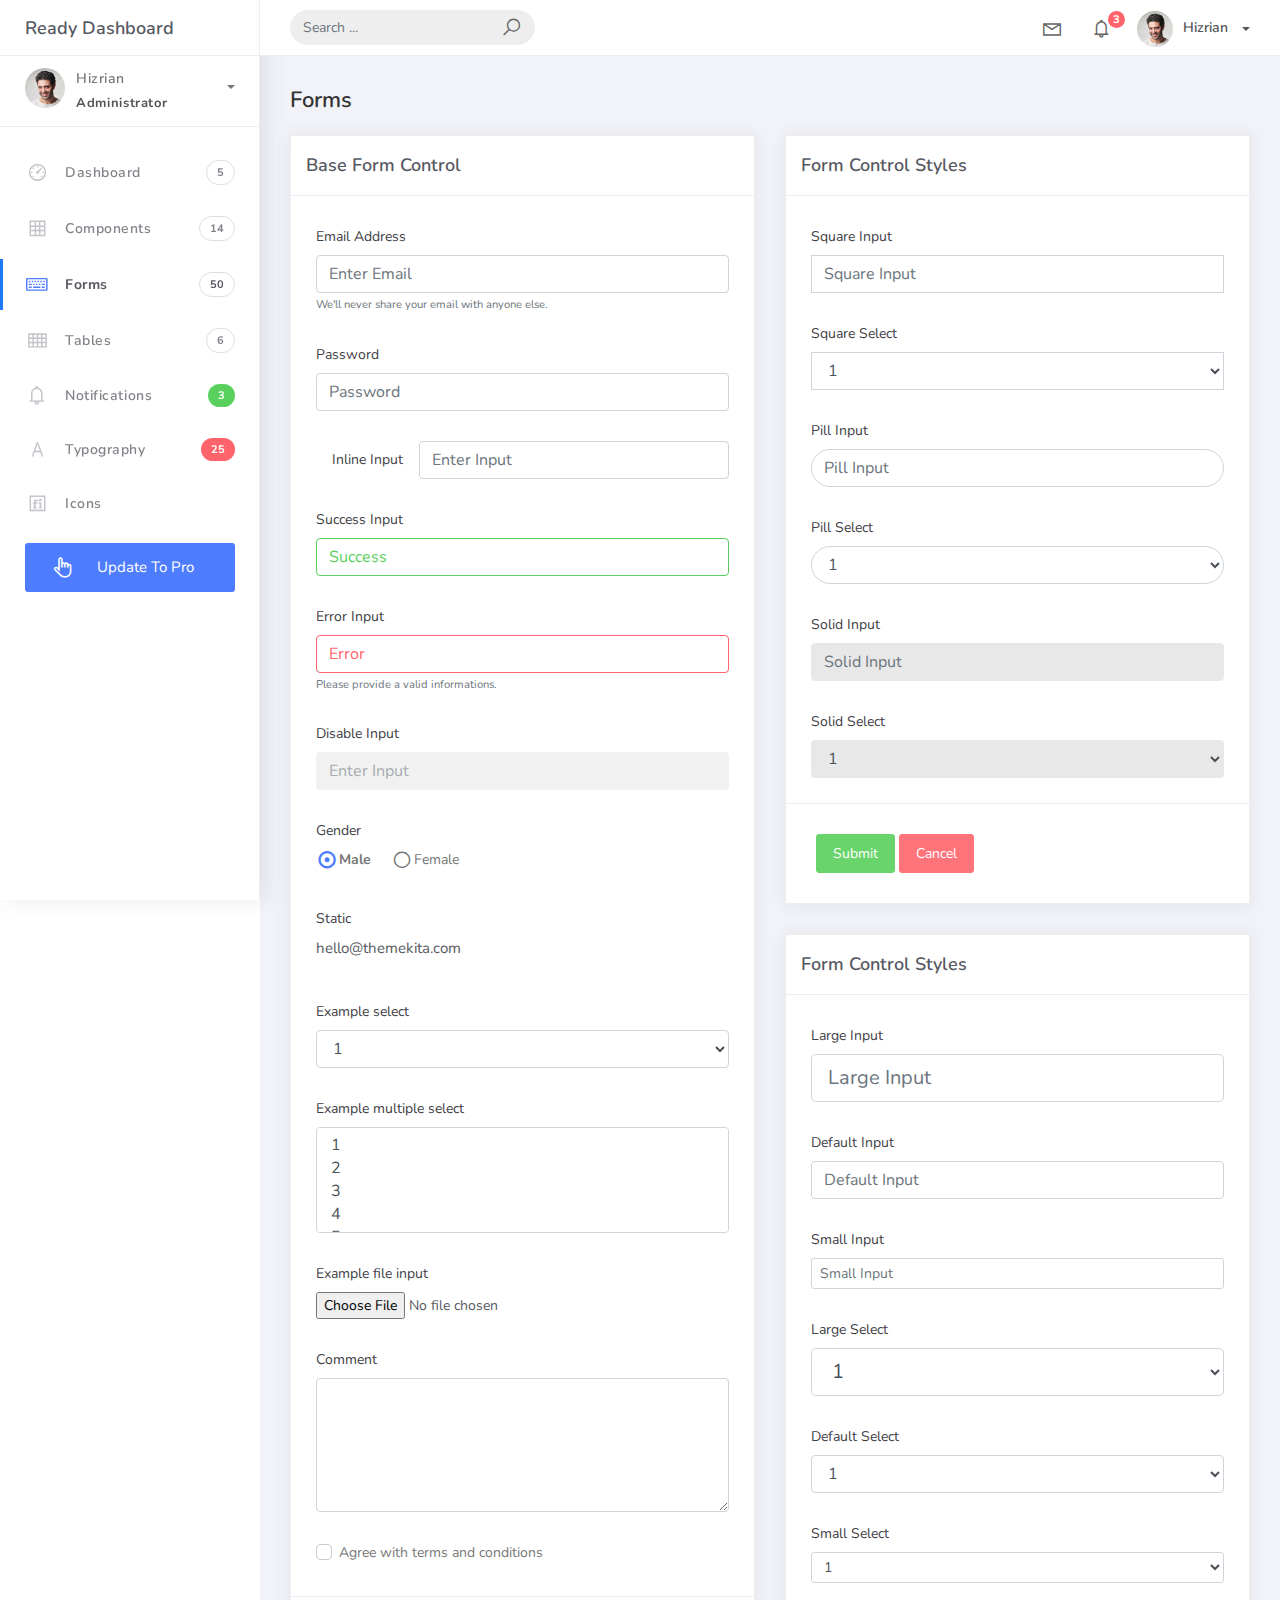
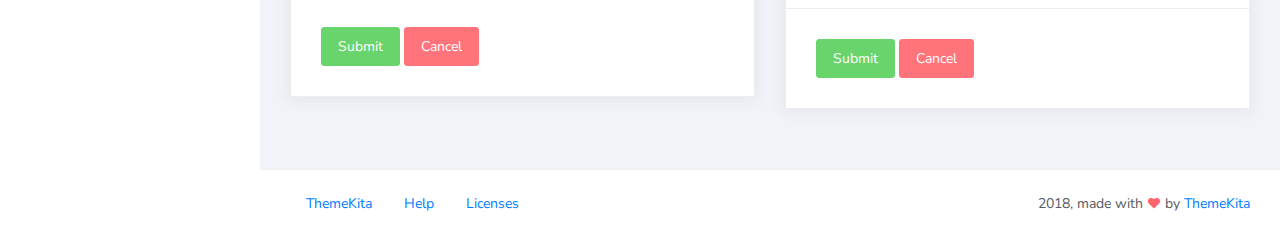
<file: Frontend/Flora.WebUI/wwwroot/adminweb/forms.html>
<!DOCTYPE html>
<html>
<head>
	<meta http-equiv="X-UA-Compatible" content="IE=edge,chrome=1" />
	<title>Forms - Ready Bootstrap Dashboard</title>
	<meta content='width=device-width, initial-scale=1.0, maximum-scale=1.0, user-scalable=0, shrink-to-fit=no' name='viewport' />
	<link rel="stylesheet" href="assets/css/bootstrap.min.css">
	<link rel="stylesheet" href="https://fonts.googleapis.com/css?family=Nunito:200,200i,300,300i,400,400i,600,600i,700,700i,800,800i,900,900i">
	<link rel="stylesheet" href="assets/css/ready.css">
	<link rel="stylesheet" href="assets/css/demo.css">
</head>
<body>
	<div class="wrapper">
		<div class="main-header">
			<div class="logo-header">
				<a href="index.html" class="logo">
					Ready Dashboard
				</a>
				<button class="navbar-toggler sidenav-toggler ml-auto" type="button" data-toggle="collapse" data-target="collapse" aria-controls="sidebar" aria-expanded="false" aria-label="Toggle navigation">
					<span class="navbar-toggler-icon"></span>
				</button>
				<button class="topbar-toggler more"><i class="la la-ellipsis-v"></i></button>
			</div>
			<nav class="navbar navbar-header navbar-expand-lg">
				<div class="container-fluid">
					
					<form class="navbar-left navbar-form nav-search mr-md-3" action="">
						<div class="input-group">
							<input type="text" placeholder="Search ..." class="form-control">
							<div class="input-group-append">
								<span class="input-group-text">
									<i class="la la-search search-icon"></i>
								</span>
							</div>
						</div>
					</form>
					<ul class="navbar-nav topbar-nav ml-md-auto align-items-center">
						<li class="nav-item dropdown hidden-caret">
							<a class="nav-link dropdown-toggle" href="#" id="navbarDropdown" role="button" data-toggle="dropdown" aria-haspopup="true" aria-expanded="false">
								<i class="la la-envelope"></i>
							</a>
							<div class="dropdown-menu" aria-labelledby="navbarDropdown">
								<a class="dropdown-item" href="#">Action</a>
								<a class="dropdown-item" href="#">Another action</a>
								<div class="dropdown-divider"></div>
								<a class="dropdown-item" href="#">Something else here</a>
							</div>
						</li>
						<li class="nav-item dropdown hidden-caret">
							<a class="nav-link dropdown-toggle" href="#" id="navbarDropdown" role="button" data-toggle="dropdown" aria-haspopup="true" aria-expanded="false">
								<i class="la la-bell"></i>
								<span class="notification">3</span>
							</a>
							<ul class="dropdown-menu notif-box" aria-labelledby="navbarDropdown">
								<li>
									<div class="dropdown-title">You have 4 new notification</div>
								</li>
								<li>
									<div class="notif-center">
										<a href="#">
											<div class="notif-icon notif-primary"> <i class="la la-user-plus"></i> </div>
											<div class="notif-content">
												<span class="block">
													New user registered
												</span>
												<span class="time">5 minutes ago</span> 
											</div>
										</a>
										<a href="#">
											<div class="notif-icon notif-success"> <i class="la la-comment"></i> </div>
											<div class="notif-content">
												<span class="block">
													Rahmad commented on Admin
												</span>
												<span class="time">12 minutes ago</span> 
											</div>
										</a>
										<a href="#">
											<div class="notif-img"> 
												<img src="assets/img/profile2.jpg" alt="Img Profile">
											</div>
											<div class="notif-content">
												<span class="block">
													Reza send messages to you
												</span>
												<span class="time">12 minutes ago</span> 
											</div>
										</a>
										<a href="#">
											<div class="notif-icon notif-danger"> <i class="la la-heart"></i> </div>
											<div class="notif-content">
												<span class="block">
													Farrah liked Admin
												</span>
												<span class="time">17 minutes ago</span> 
											</div>
										</a>
									</div>
								</li>
								<li>
									<a class="see-all" href="javascript:void(0);"> <strong>See all notifications</strong> <i class="la la-angle-right"></i> </a>
								</li>
							</ul>
						</li>
						<li class="nav-item dropdown">
							<a class="dropdown-toggle profile-pic" data-toggle="dropdown" href="#" aria-expanded="false"> <img src="assets/img/profile.jpg" alt="user-img" width="36" class="img-circle"><span >Hizrian</span></span> </a>
							<ul class="dropdown-menu dropdown-user">
								<li>
									<div class="user-box">
										<div class="u-img"><img src="assets/img/profile.jpg" alt="user"></div>
										<div class="u-text">
											<h4>Hizrian</h4>
											<p class="text-muted">hello@themekita.com</p><a href="profile.html" class="btn btn-rounded btn-danger btn-sm">View Profile</a></div>
										</div>
									</li>
									<div class="dropdown-divider"></div>
									<a class="dropdown-item" href="#"><i class="ti-user"></i> My Profile</a>
									<a class="dropdown-item" href="#"></i> My Balance</a>
									<a class="dropdown-item" href="#"><i class="ti-email"></i> Inbox</a>
									<div class="dropdown-divider"></div>
									<a class="dropdown-item" href="#"><i class="ti-settings"></i> Account Setting</a>
									<div class="dropdown-divider"></div>
									<a class="dropdown-item" href="#"><i class="fa fa-power-off"></i> Logout</a>
								</ul>
								<!-- /.dropdown-user -->
							</li>
						</ul>
					</div>
				</nav>
			</div>
			<div class="sidebar">
				<div class="scrollbar-inner sidebar-wrapper">
					<div class="user">
						<div class="photo">
							<img src="assets/img/profile.jpg">
						</div>
						<div class="info">
							<a class="" data-toggle="collapse" href="#collapseExample" aria-expanded="true">
								<span>
									Hizrian
									<span class="user-level">Administrator</span>
									<span class="caret"></span>
								</span>
							</a>
							<div class="clearfix"></div>

							<div class="collapse in" id="collapseExample" aria-expanded="true" style="">
								<ul class="nav">
									<li>
										<a href="#profile">
											<span class="link-collapse">My Profile</span>
										</a>
									</li>
									<li>
										<a href="#edit">
											<span class="link-collapse">Edit Profile</span>
										</a>
									</li>
									<li>
										<a href="#settings">
											<span class="link-collapse">Settings</span>
										</a>
									</li>
								</ul>
							</div>
						</div>
					</div>
					<ul class="nav">
						<li class="nav-item">
							<a href="index.html">
								<i class="la la-dashboard"></i>
								<p>Dashboard</p>
								<span class="badge badge-count">5</span>
							</a>
						</li>
						<li class="nav-item">
							<a href="components.html">
								<i class="la la-table"></i>
								<p>Components</p>
								<span class="badge badge-count">14</span>
							</a>
						</li>
						<li class="nav-item active">
							<a href="forms.html">
								<i class="la la-keyboard-o"></i>
								<p>Forms</p>
								<span class="badge badge-count">50</span>
							</a>
						</li>
						<li class="nav-item">
							<a href="tables.html">
								<i class="la la-th"></i>
								<p>Tables</p>
								<span class="badge badge-count">6</span>
							</a>
						</li>
						<li class="nav-item">
							<a href="notifications.html">
								<i class="la la-bell"></i>
								<p>Notifications</p>
								<span class="badge badge-success">3</span>
							</a>
						</li>
						<li class="nav-item">
							<a href="typography.html">
								<i class="la la-font"></i>
								<p>Typography</p>
								<span class="badge badge-danger">25</span>
							</a>
						</li>
						<li class="nav-item">
							<a href="icons.html">
								<i class="la la-fonticons"></i>
								<p>Icons</p>
							</a>
						</li>
						<li class="nav-item update-pro">
							<button  data-toggle="modal" data-target="#modalUpdate">
								<i class="la la-hand-pointer-o"></i>
								<p>Update To Pro</p>
							</button>
						</li>
					</ul>
				</div>
			</div>
			<div class="main-panel">
				<div class="content">
					<div class="container-fluid">
						<h4 class="page-title">Forms</h4>
						<div class="row">
							<div class="col-md-6">
								<div class="card">
									<div class="card-header">
										<div class="card-title">Base Form Control</div>
									</div>
									<div class="card-body">
										<div class="form-group">
											<label for="email">Email Address</label>
											<input type="email" class="form-control" id="email" placeholder="Enter Email">
											<small id="emailHelp" class="form-text text-muted">We'll never share your email with anyone else.</small>
										</div>
										<div class="form-group">
											<label for="password">Password</label>
											<input type="password" class="form-control" id="password" placeholder="Password">
										</div>
										<div class="form-group form-inline">
											<label for="inlineinput" class="col-md-3 col-form-label">Inline Input</label>
											<div class="col-md-9 p-0">
												<input type="text" class="form-control input-full" id="inlineinput" placeholder="Enter Input">
											</div>
										</div>
										<div class="form-group has-success">
											<label for="successInput">Success Input</label>
											<input type="text" id="successInput" value="Success" class="form-control">
										</div>
										<div class="form-group has-error has-feedback">
											<label for="errorInput">Error Input</label>
											<input type="text" id="errorInput" value="Error" class="form-control">
											<small id="emailHelp" class="form-text text-muted">Please provide a valid informations.</small>
										</div>
										<div class="form-group">
											<label for="disableinput">Disable Input</label>
											<input type="text" class="form-control" id="disableinput" placeholder="Enter Input" disabled>
										</div>
										<div class="form-check">
											<label>Gender</label><br/>
											<label class="form-radio-label">
												<input class="form-radio-input" type="radio" name="optionsRadios" value=""  checked="">
												<span class="form-radio-sign">Male</span>
											</label>
											<label class="form-radio-label ml-3">
												<input class="form-radio-input" type="radio" name="optionsRadios" value="">
												<span class="form-radio-sign">Female</span>
											</label>
										</div>
										<div class="form-group">
											<label class="control-label">
												Static
											</label> <!----> <p class="form-control-static">hello@themekita.com</p> <!---->  <!----></div>
											<div class="form-group">
												<label for="exampleFormControlSelect1">Example select</label>
												<select class="form-control" id="exampleFormControlSelect1">
													<option>1</option>
													<option>2</option>
													<option>3</option>
													<option>4</option>
													<option>5</option>
												</select>
											</div>
											<div class="form-group">
												<label for="exampleFormControlSelect2">Example multiple select</label>
												<select multiple class="form-control" id="exampleFormControlSelect2">
													<option>1</option>
													<option>2</option>
													<option>3</option>
													<option>4</option>
													<option>5</option>
												</select>
											</div>
											<div class="form-group">
												<label for="exampleFormControlFile1">Example file input</label>
												<input type="file" class="form-control-file" id="exampleFormControlFile1">
											</div>
											<div class="form-group">
												<label for="comment">Comment</label>
												<textarea class="form-control" id="comment" rows="5">

												</textarea>
											</div>
											<div class="form-check">
												<label class="form-check-label">
													<input class="form-check-input" type="checkbox" value="">
													<span class="form-check-sign">Agree with terms and conditions</span>
												</label>
											</div>
										</div>
										<div class="card-action">
											<button class="btn btn-success">Submit</button>
											<button class="btn btn-danger">Cancel</button>
										</div>
									</div>
								</div>
								<div class="col-md-6">
									<div class="card">
										<div class="card-header">
											<div class="card-title">Form Control Styles</div>
										</div>
										<div class="card-body">
											<div class="form-group">
												<label for="squareInput">Square Input</label>
												<input type="text" class="form-control input-square" id="squareInput" placeholder="Square Input">
											</div>
											<div class="form-group">
												<label for="squareSelect">Square Select</label>
												<select class="form-control input-square" id="squareSelect">
													<option>1</option>
													<option>2</option>
													<option>3</option>
													<option>4</option>
													<option>5</option>
												</select>
											</div>
											<div class="form-group">
												<label for="pillInput">Pill Input</label>
												<input type="text" class="form-control input-pill" id="pillInput" placeholder="Pill Input">
											</div>
											<div class="form-group">
												<label for="pillSelect">Pill Select</label>
												<select class="form-control input-pill" id="pillSelect">
													<option>1</option>
													<option>2</option>
													<option>3</option>
													<option>4</option>
													<option>5</option>
												</select>
											</div>
											<div class="form-group">
												<label for="solidInput">Solid Input</label>
												<input type="text" class="form-control input-solid" id="solidInput" placeholder="Solid Input">
											</div>
											<div class="form-group">
												<label for="solidSelect">Solid Select</label>
												<select class="form-control input-solid" id="solidSelect">
													<option>1</option>
													<option>2</option>
													<option>3</option>
													<option>4</option>
													<option>5</option>
												</select>
											</div>											
										</div>
										<div class="card-action">
											<button class="btn btn-success">Submit</button>
											<button class="btn btn-danger">Cancel</button>
										</div>
									</div>
									<div class="card">
										<div class="card-header">
											<div class="card-title">Form Control Styles</div>
										</div>
										<div class="card-body">
											<div class="form-group">
												<label for="largeInput">Large Input</label>
												<input type="text" class="form-control form-control-lg" id="largeInput" placeholder="Large Input">
											</div>
											<div class="form-group">
												<label for="largeInput">Default Input</label>
												<input type="text" class="form-control form-control" id="defaultInput" placeholder="Default Input">
											</div>
											<div class="form-group">
												<label for="smallInput">Small Input</label>
												<input type="text" class="form-control form-control-sm" id="smallInput" placeholder="Small Input">
											</div>
											<div class="form-group">
												<label for="largeSelect">Large Select</label>
												<select class="form-control form-control-lg" id="largeSelect">
													<option>1</option>
													<option>2</option>
													<option>3</option>
													<option>4</option>
													<option>5</option>
												</select>
											</div>
											<div class="form-group">
												<label for="defaultSelect">Default Select</label>
												<select class="form-control form-control" id="defaultSelect">
													<option>1</option>
													<option>2</option>
													<option>3</option>
													<option>4</option>
													<option>5</option>
												</select>
											</div>
											<div class="form-group">
												<label for="smallSelect">Small Select</label>
												<select class="form-control form-control-sm" id="smallSelect">
													<option>1</option>
													<option>2</option>
													<option>3</option>
													<option>4</option>
													<option>5</option>
												</select>
											</div>
										</div>
										<div class="card-action">
											<button class="btn btn-success">Submit</button>
											<button class="btn btn-danger">Cancel</button>
										</div>
									</div>
								</div>
							</div>
						</div>
					</div>
					<footer class="footer">
						<div class="container-fluid">
							<nav class="pull-left">
								<ul class="nav">
									<li class="nav-item">
										<a class="nav-link" href="http://www.themekita.com">
											ThemeKita
										</a>
									</li>
									<li class="nav-item">
										<a class="nav-link" href="#">
											Help
										</a>
									</li>
									<li class="nav-item">
										<a class="nav-link" href="#">
											Licenses
										</a>
									</li>
								</ul>
							</nav>
							<div class="copyright ml-auto">
								2018, made with <i class="la la-heart heart text-danger"></i> by <a href="http://www.themekita.com">ThemeKita</a>
							</div>				
						</div>
					</footer>
				</div>
			</div>
		</div>
	</div>
	<!-- Modal -->
	<div class="modal fade" id="modalUpdate" tabindex="-1" role="dialog" aria-labelledby="modalUpdatePro" aria-hidden="true">
		<div class="modal-dialog modal-dialog-centered" role="document">
			<div class="modal-content">
				<div class="modal-header bg-primary">
					<h6 class="modal-title"><i class="la la-frown-o"></i> Under Development</h6>
					<button type="button" class="close" data-dismiss="modal" aria-label="Close">
						<span aria-hidden="true">&times;</span>
					</button>
				</div>
				<div class="modal-body text-center">									
					<p>Currently the pro version of the <b>Ready Dashboard</b> Bootstrap is in progress development</p>
					<p>
					<b>We'll let you know when it's done</b></p>
				</div>
				<div class="modal-footer">
					<button type="button" class="btn btn-secondary" data-dismiss="modal">Close</button>
				</div>
			</div>
		</div>
	</div>
</body>
<script src="assets/js/core/jquery.3.2.1.min.js"></script>
<script src="assets/js/plugin/jquery-ui-1.12.1.custom/jquery-ui.min.js"></script>
<script src="assets/js/core/popper.min.js"></script>
<script src="assets/js/core/bootstrap.min.js"></script>
<script src="assets/js/plugin/chartist/chartist.min.js"></script>
<script src="assets/js/plugin/chartist/plugin/chartist-plugin-tooltip.min.js"></script>
<script src="assets/js/plugin/bootstrap-notify/bootstrap-notify.min.js"></script>
<script src="assets/js/plugin/bootstrap-toggle/bootstrap-toggle.min.js"></script>
<script src="assets/js/plugin/jquery-mapael/jquery.mapael.min.js"></script>
<script src="assets/js/plugin/jquery-mapael/maps/world_countries.min.js"></script>
<script src="assets/js/plugin/chart-circle/circles.min.js"></script>
<script src="assets/js/plugin/jquery-scrollbar/jquery.scrollbar.min.js"></script>
<script src="assets/js/ready.min.js"></script>
</html>
</file>
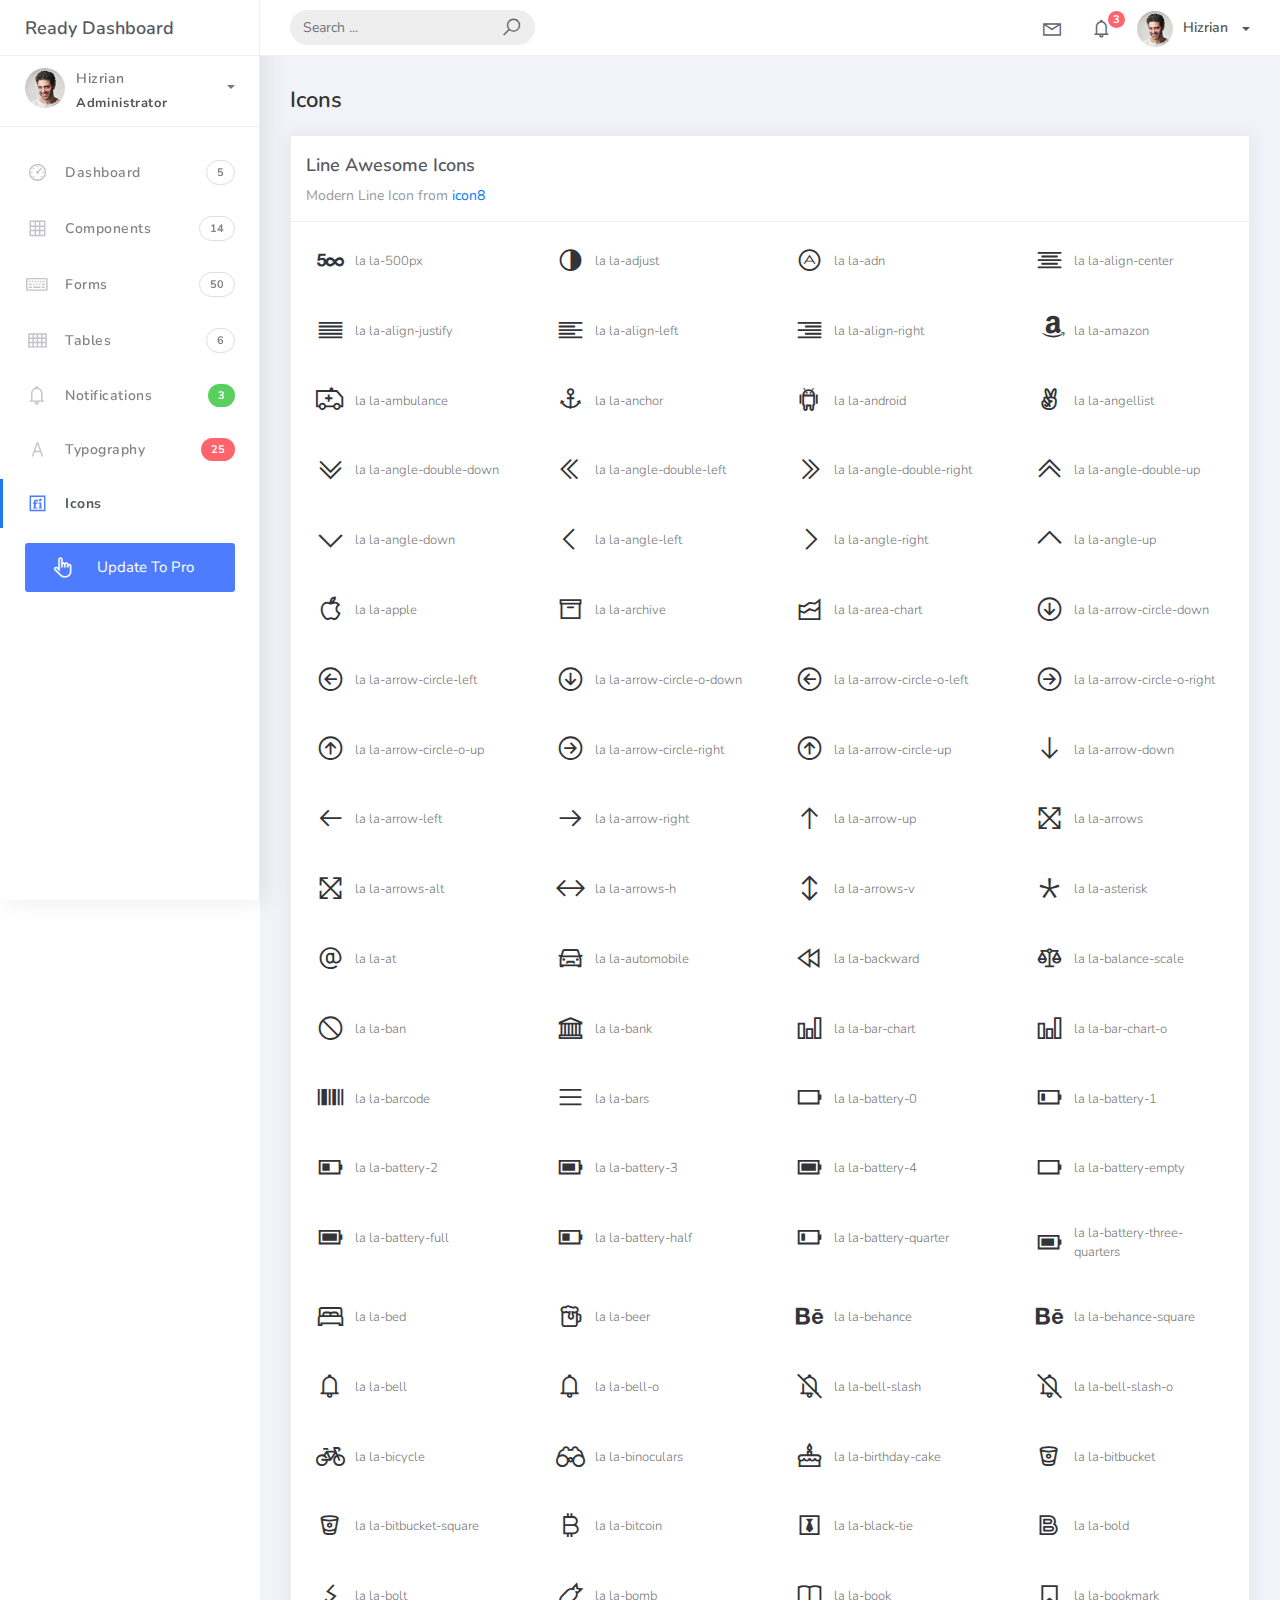
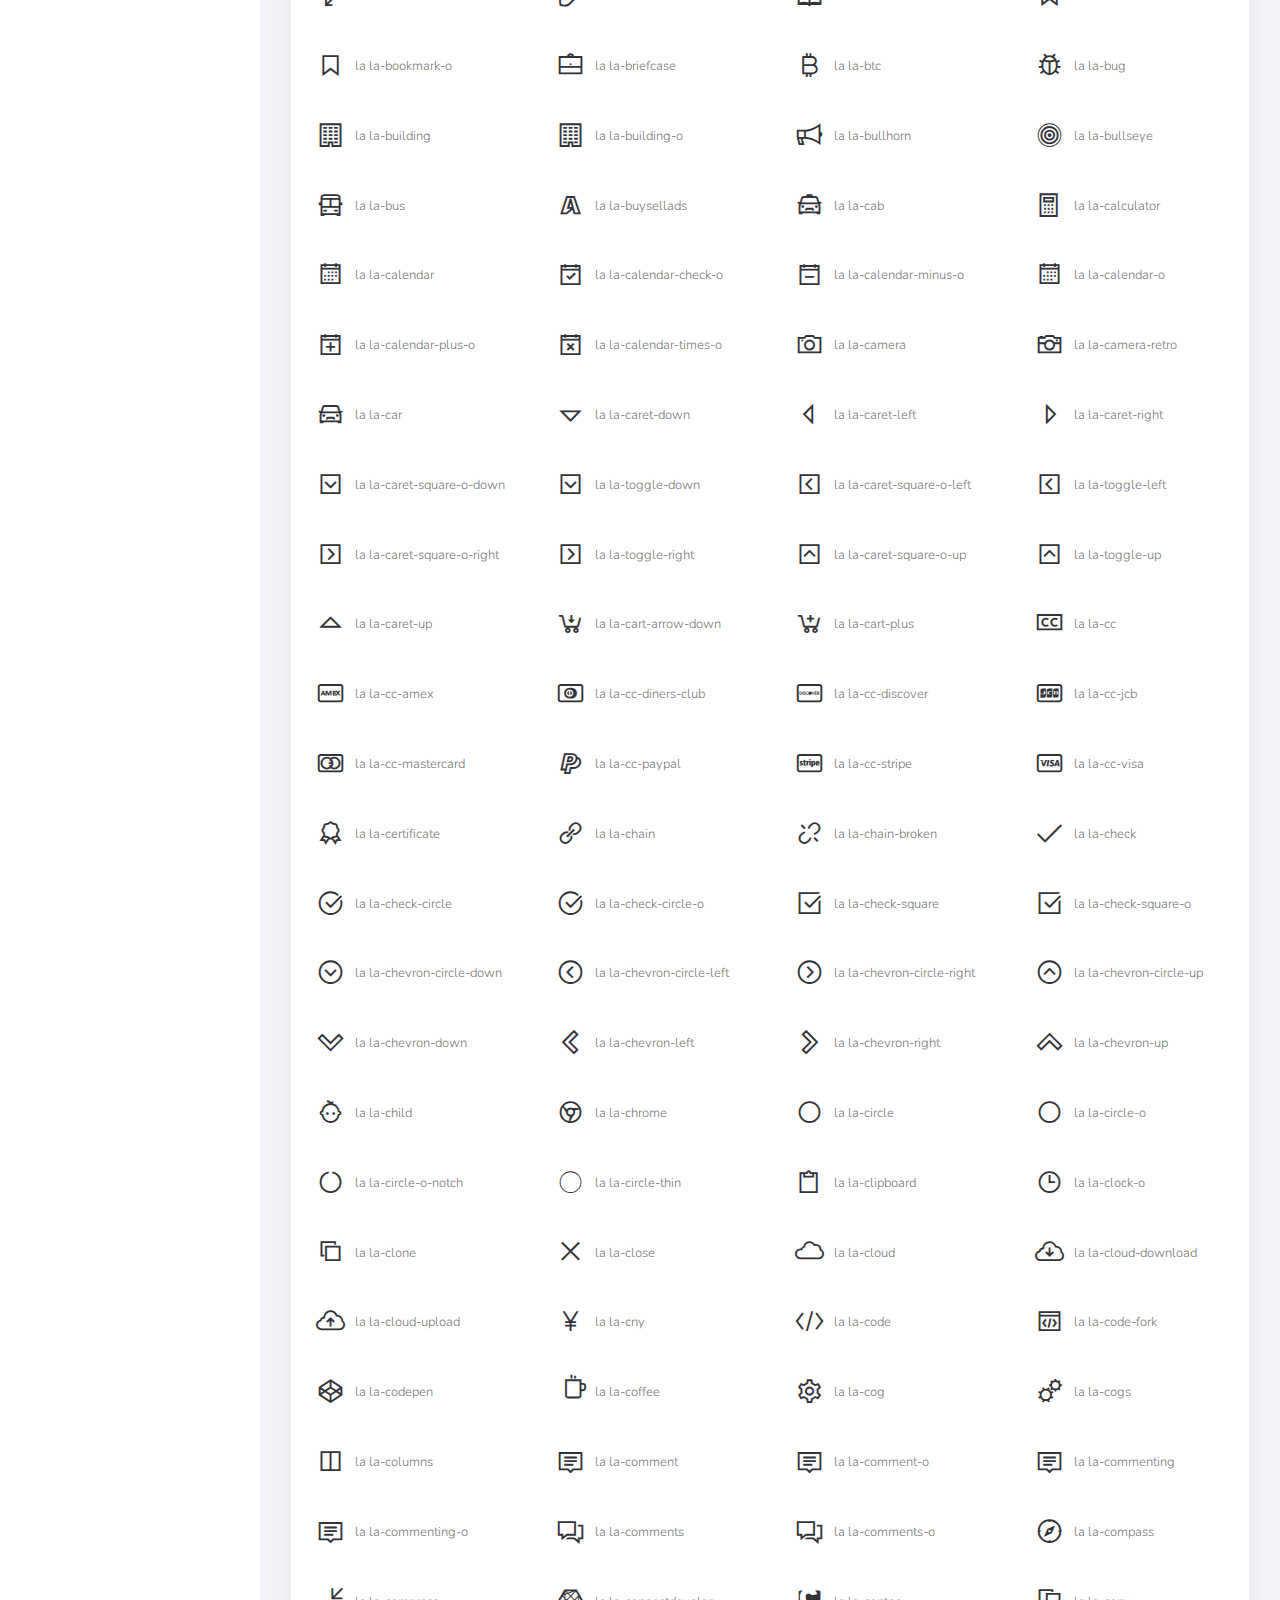
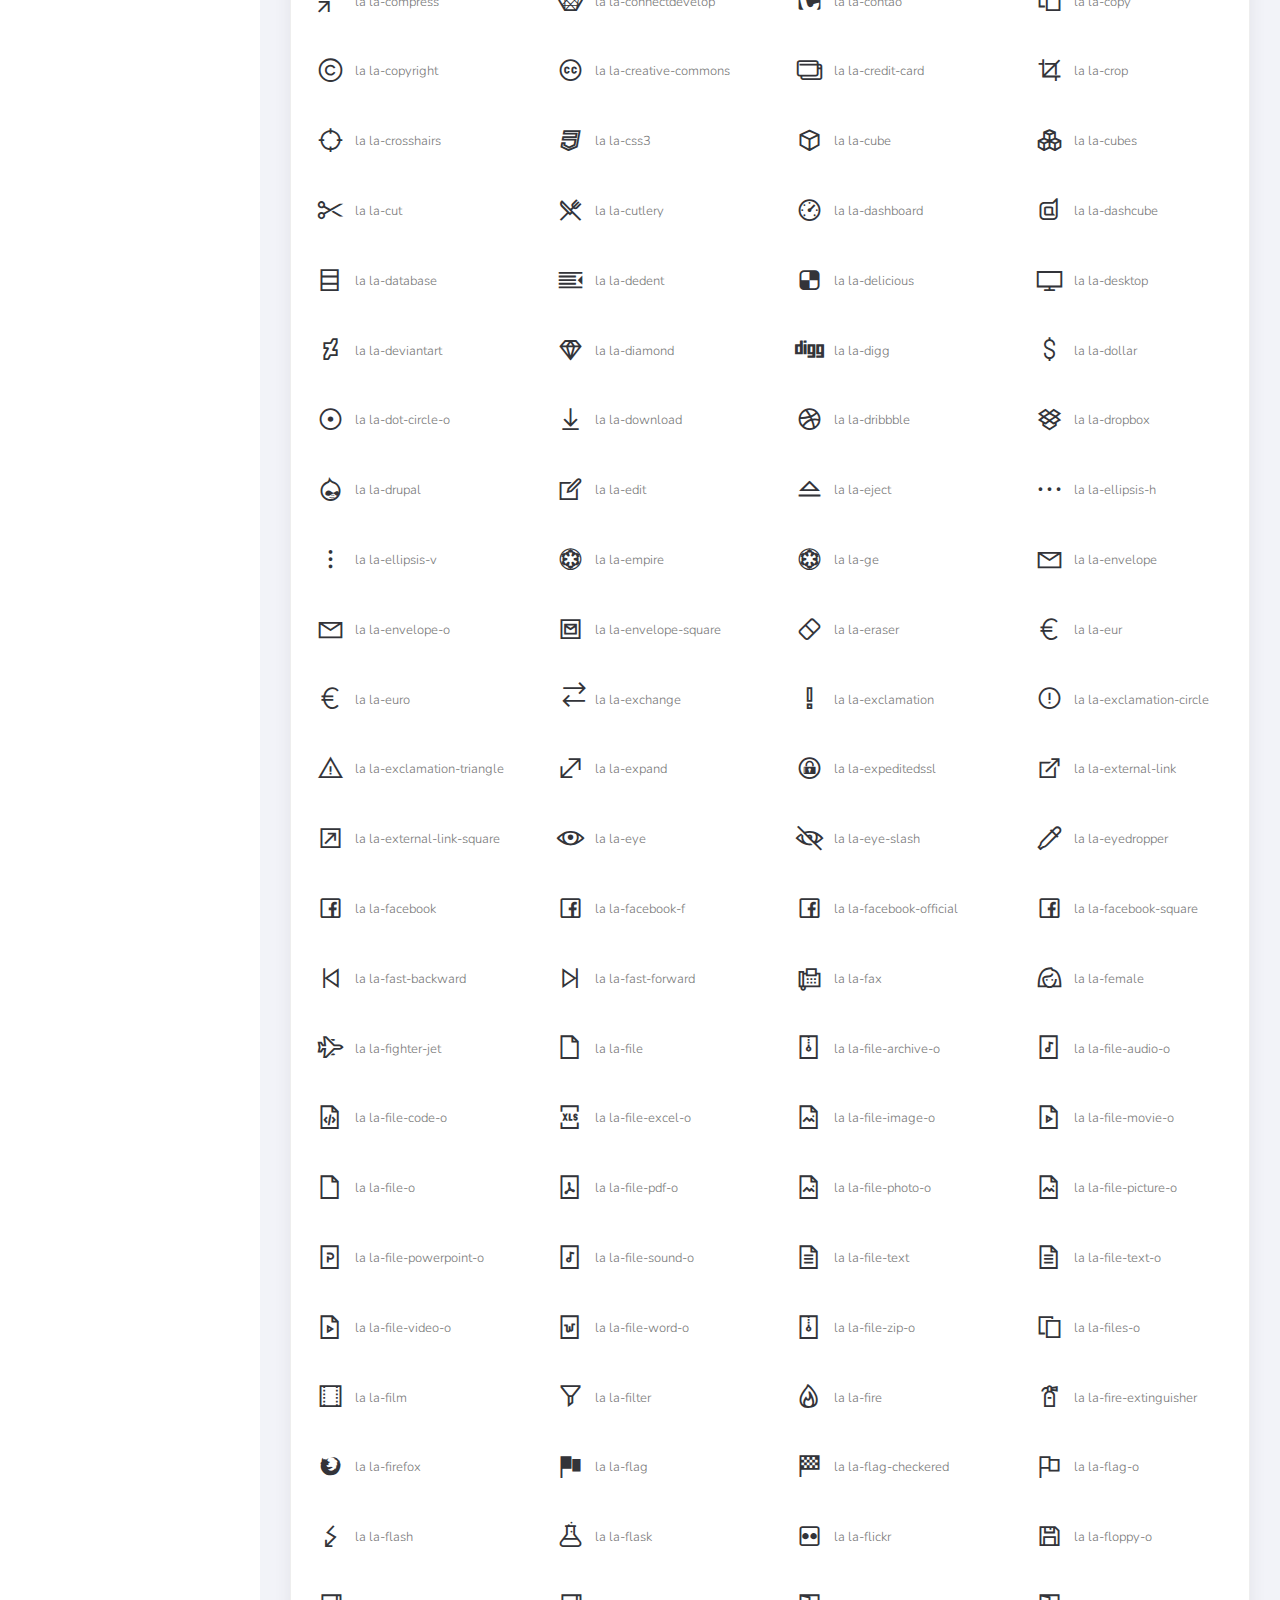
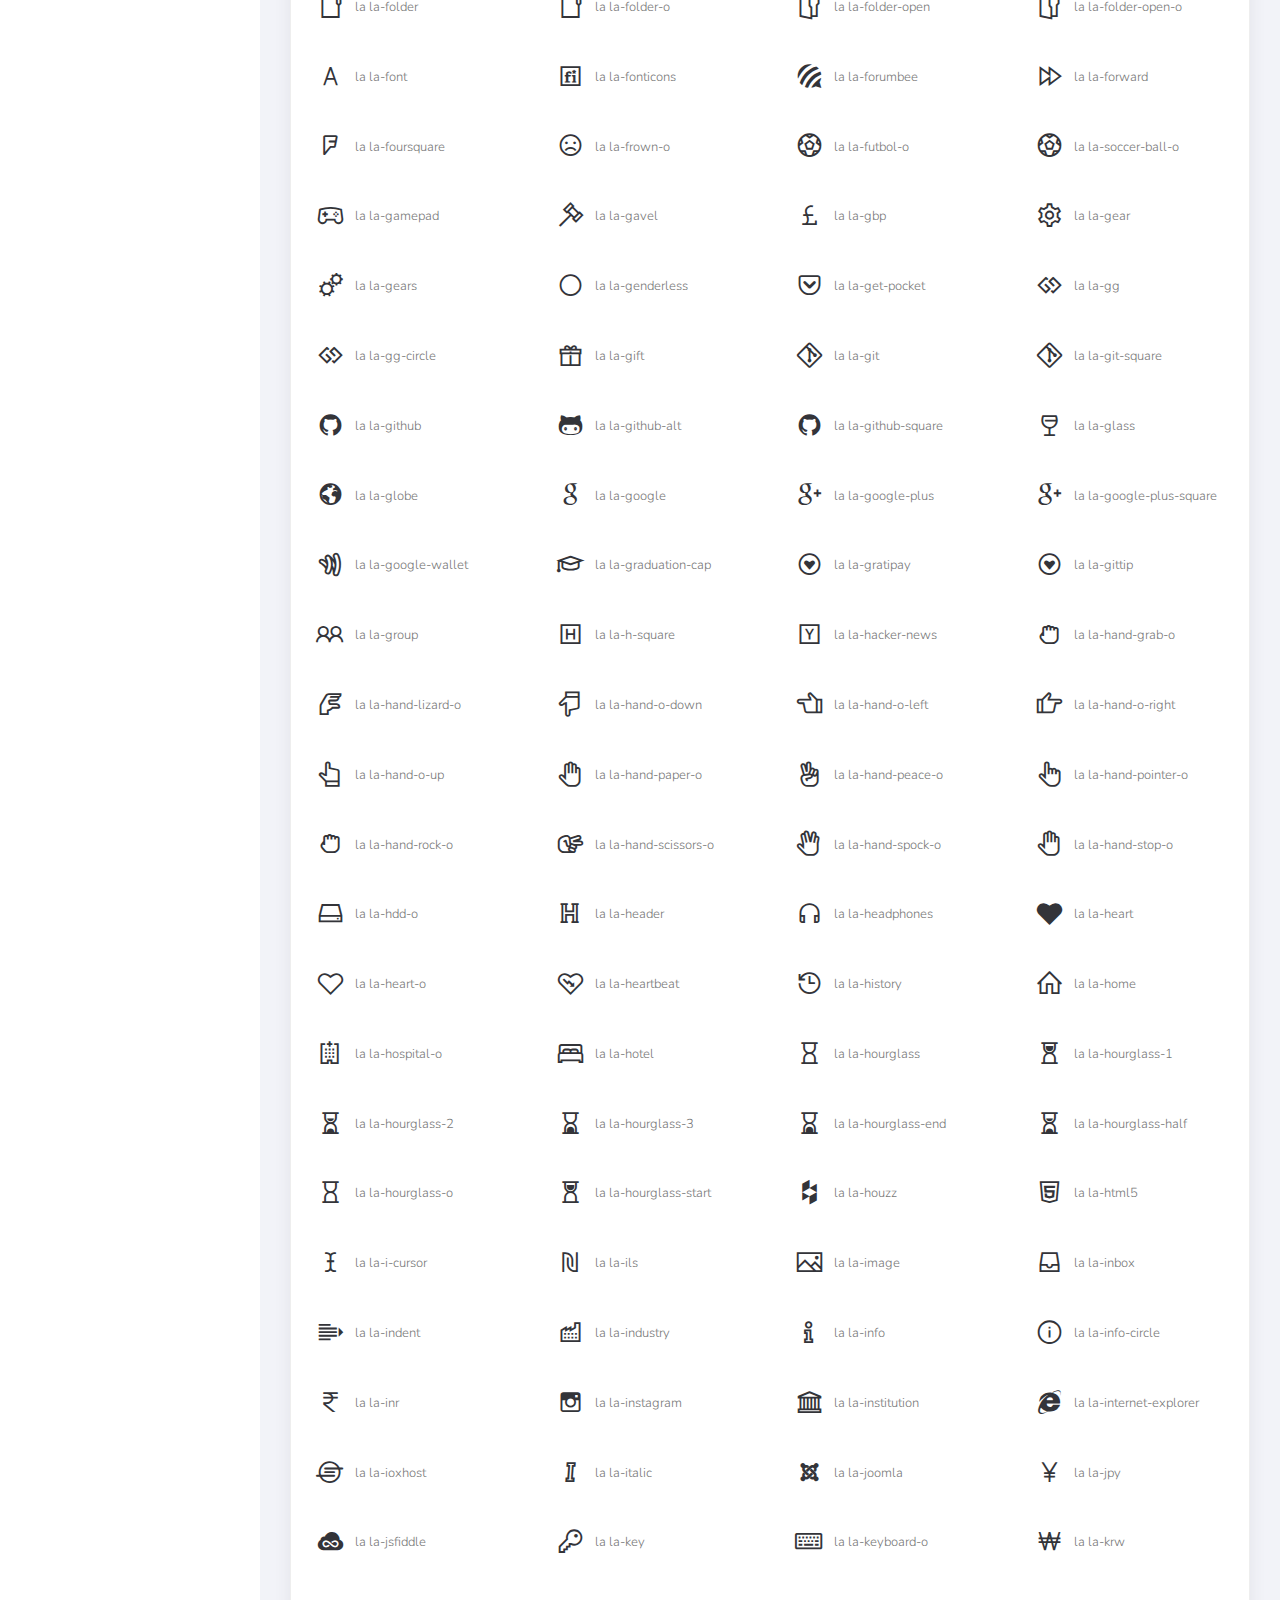
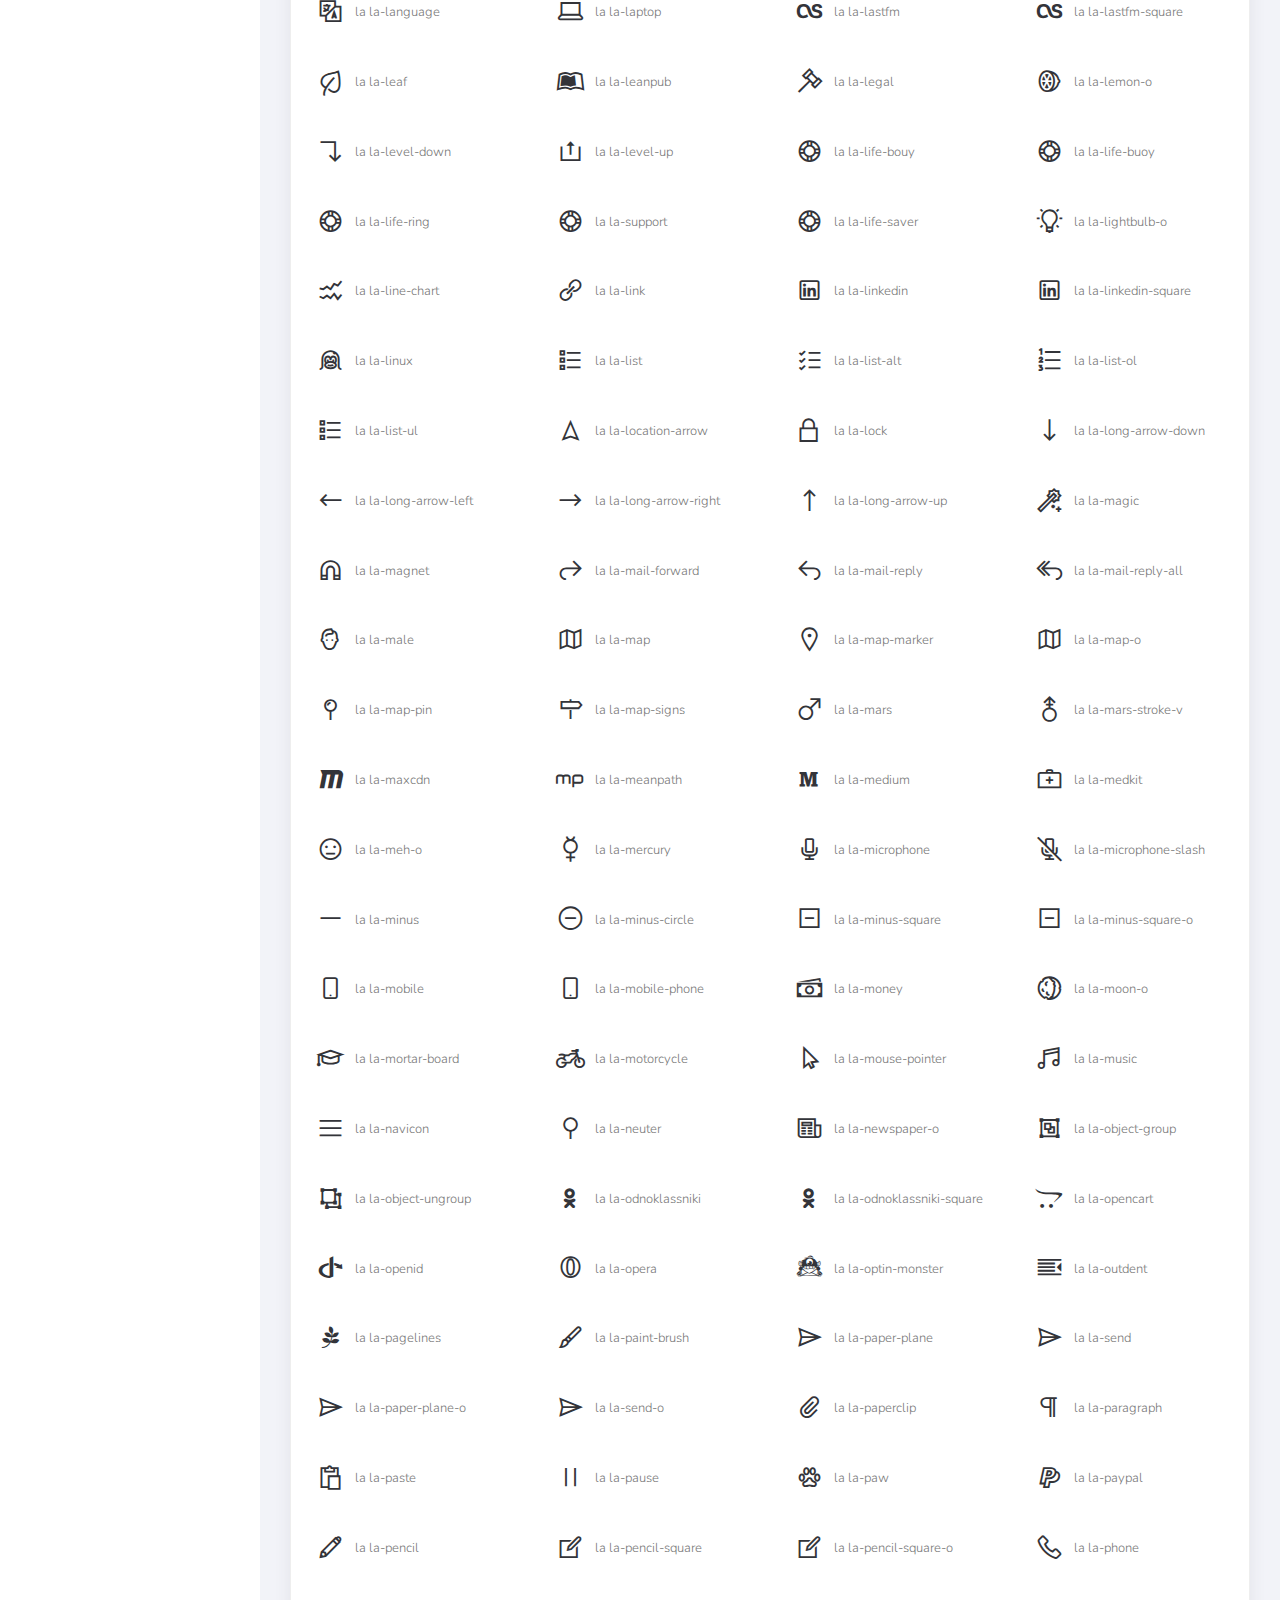
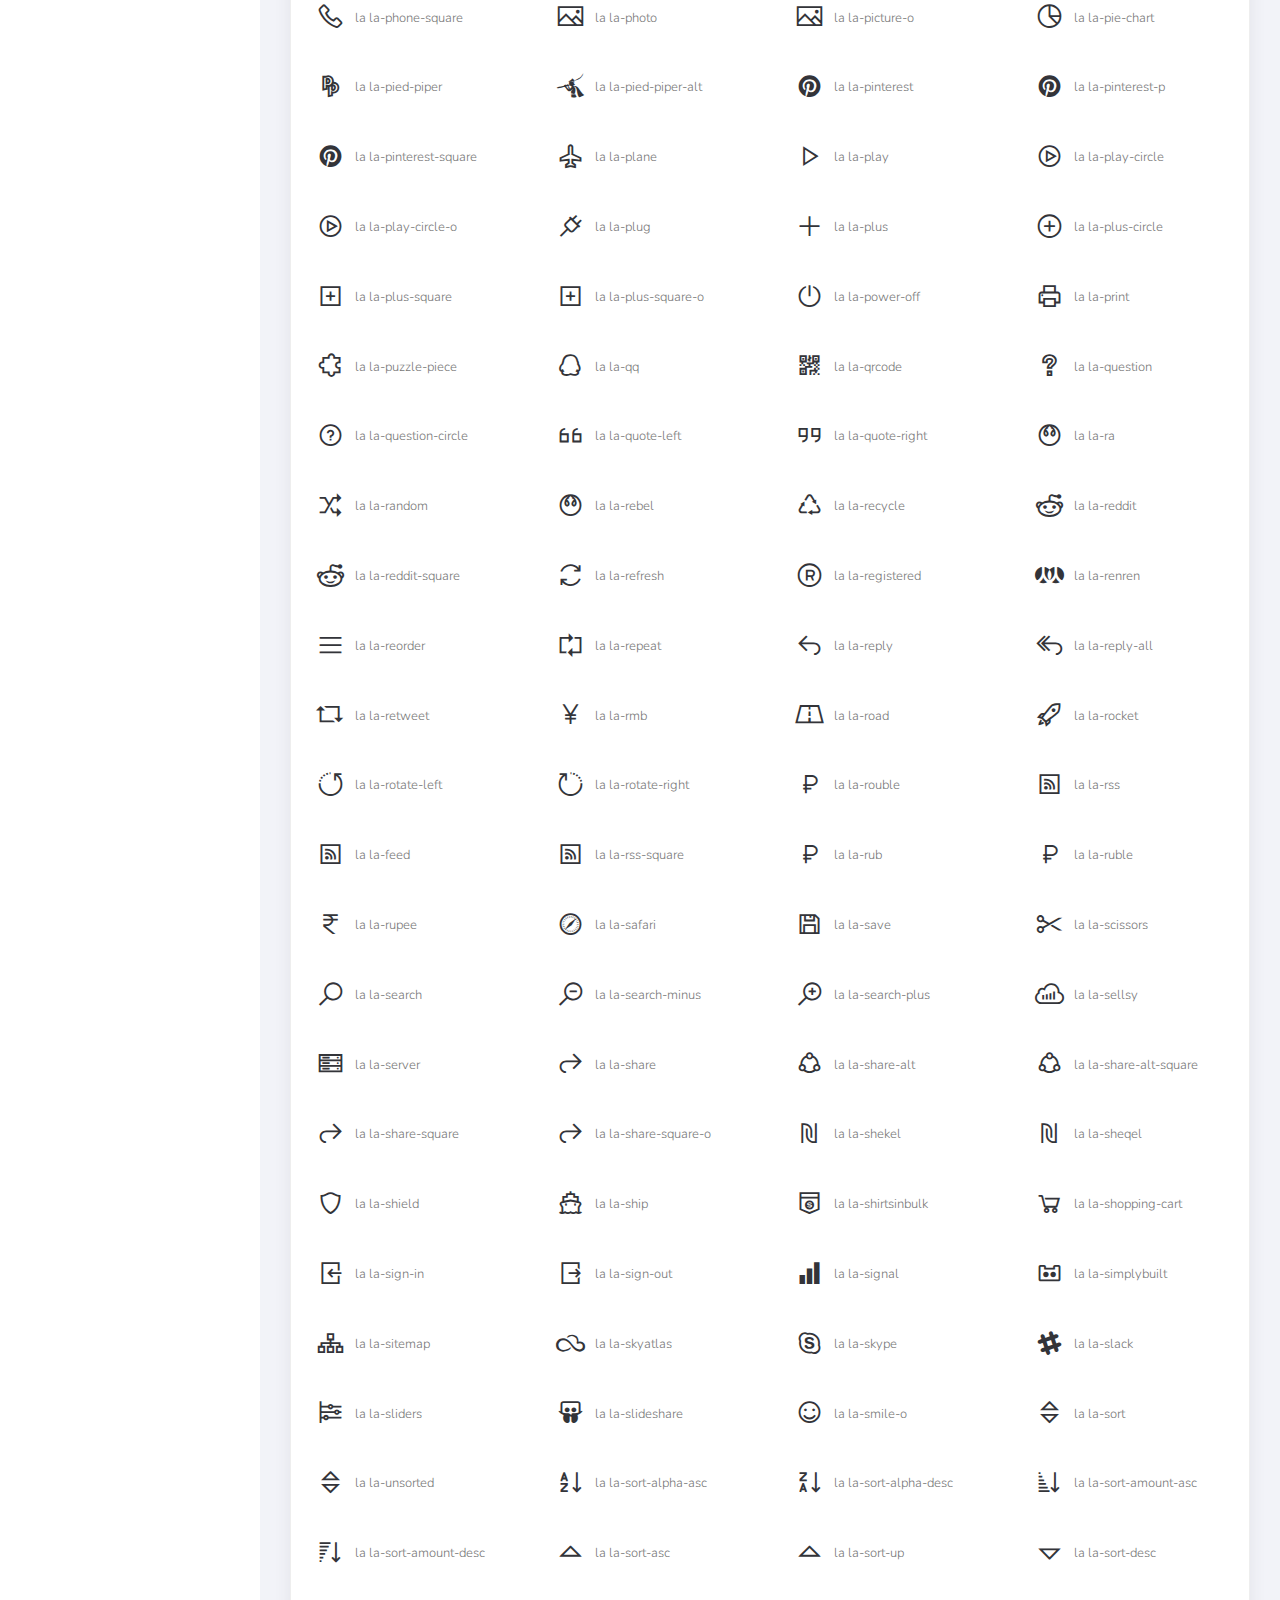
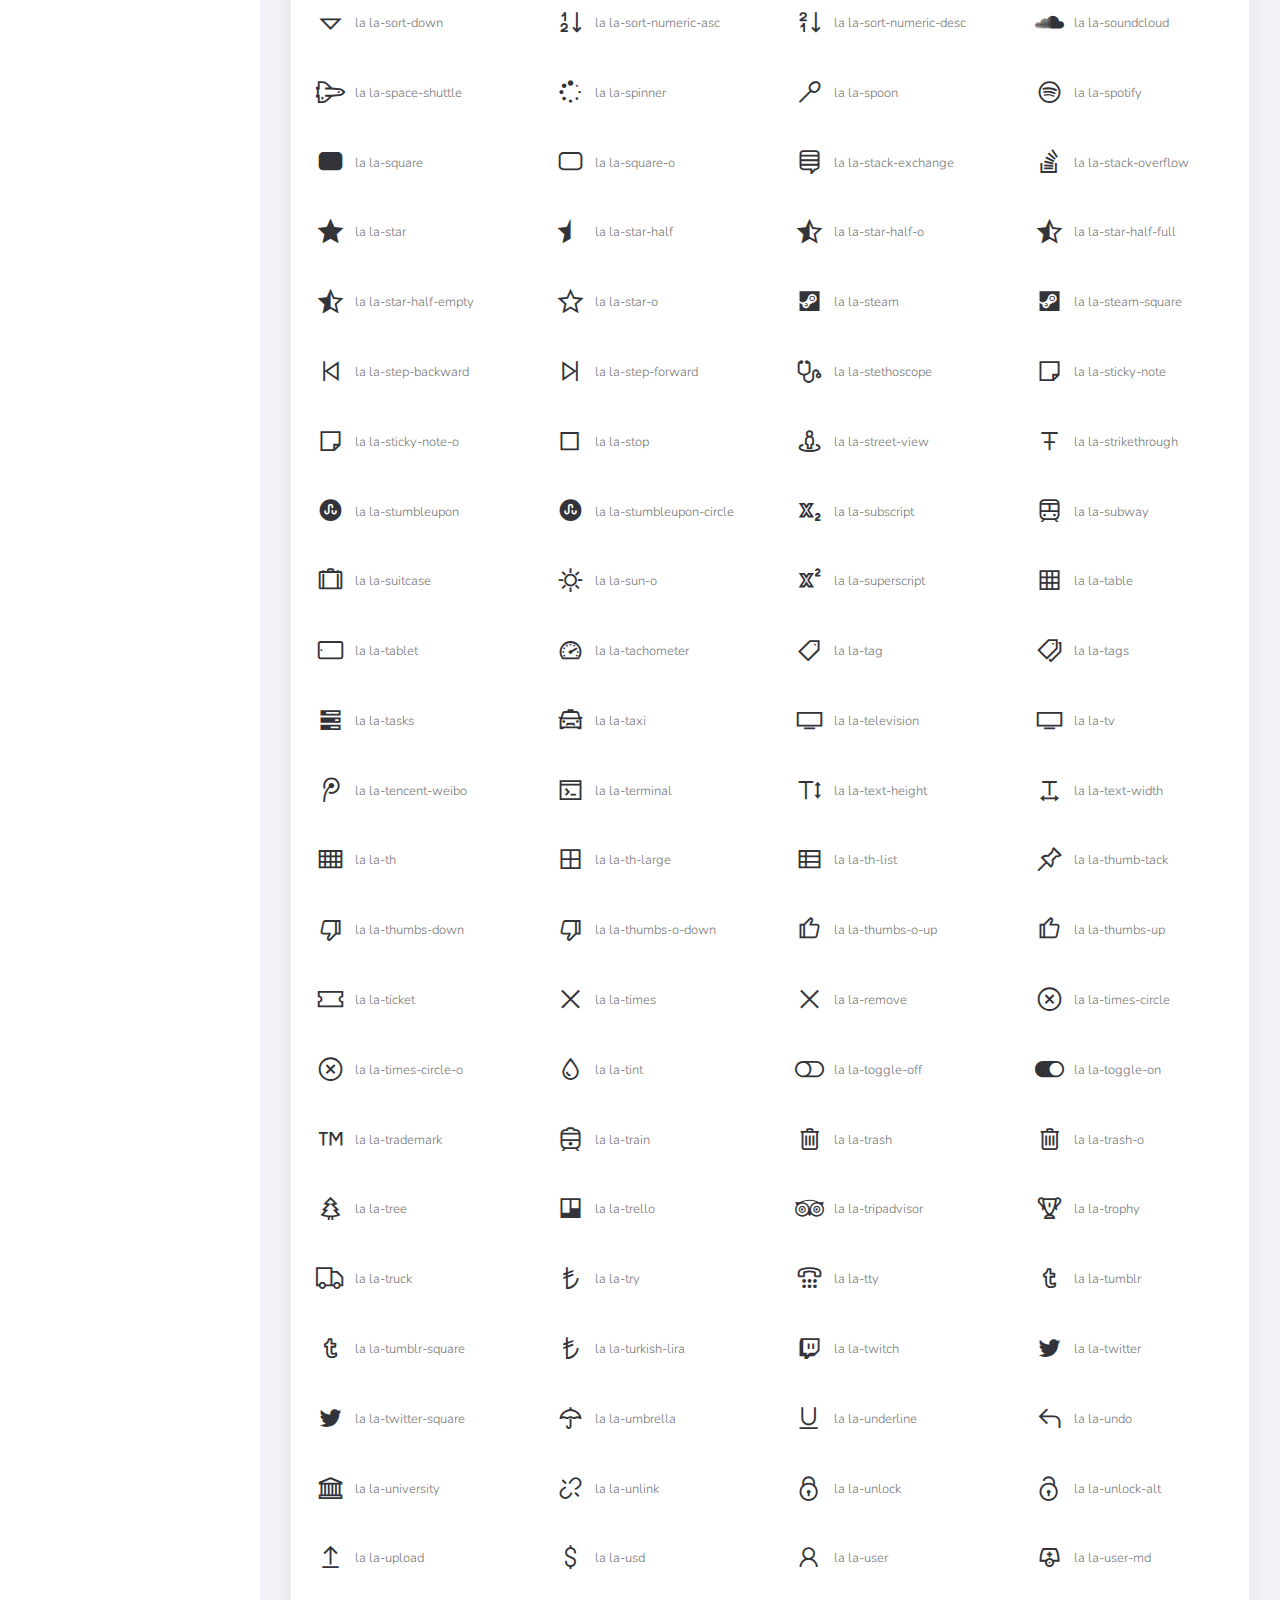
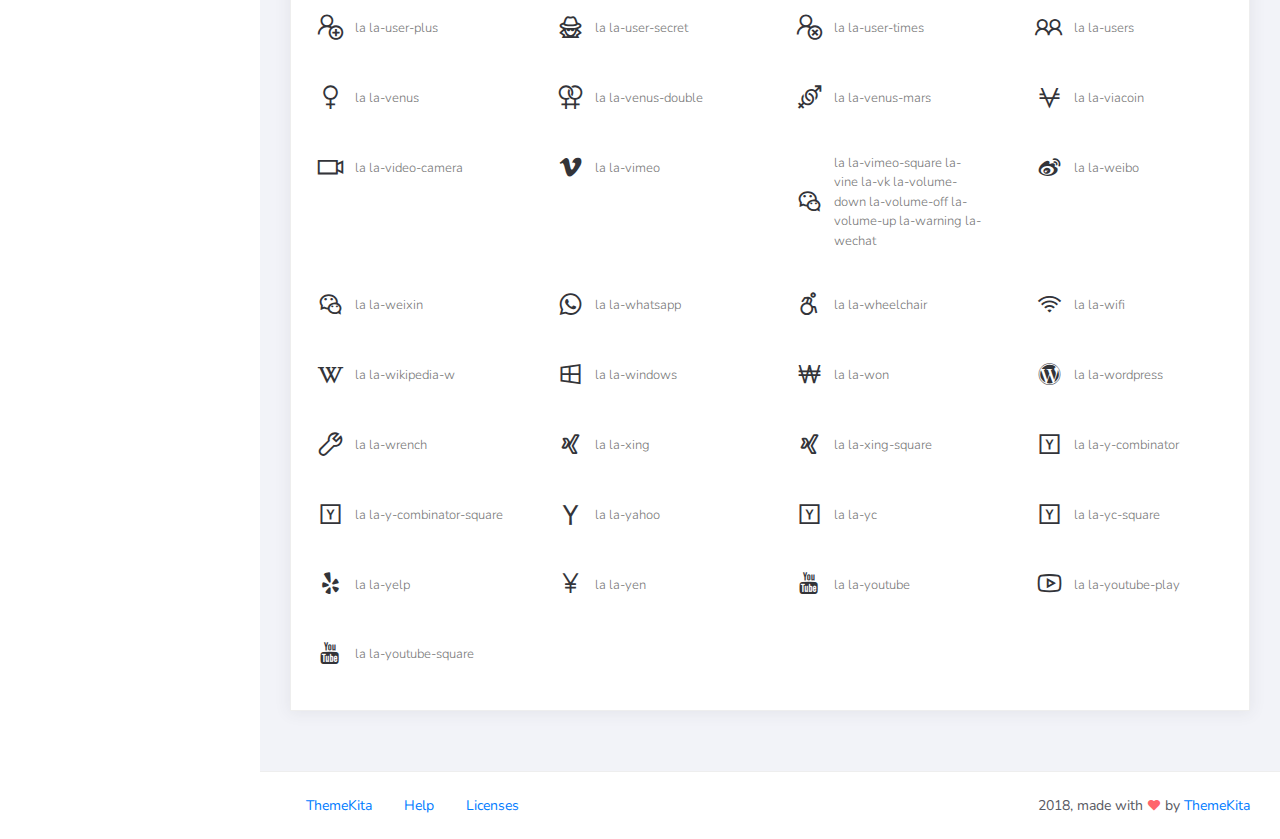
<file: Frontend/Flora.WebUI/wwwroot/adminweb/icons.html>
<!DOCTYPE html>
<html>
<head>
	<meta http-equiv="X-UA-Compatible" content="IE=edge,chrome=1" />
	<title>Icons - Ready Bootstrap Dashboard</title>
	<meta content='width=device-width, initial-scale=1.0, maximum-scale=1.0, user-scalable=0, shrink-to-fit=no' name='viewport' />
	<link rel="stylesheet" href="assets/css/bootstrap.min.css">
	<link rel="stylesheet" href="https://fonts.googleapis.com/css?family=Nunito:200,200i,300,300i,400,400i,600,600i,700,700i,800,800i,900,900i">
	<link rel="stylesheet" href="assets/css/ready.css">
	<link rel="stylesheet" href="assets/css/demo.css">
</head>
<body>
	<div class="wrapper">
		<div class="main-header">
			<div class="logo-header">
				<a href="index.html" class="logo">
					Ready Dashboard
				</a>
				<button class="navbar-toggler sidenav-toggler ml-auto" type="button" data-toggle="collapse" data-target="collapse" aria-controls="sidebar" aria-expanded="false" aria-label="Toggle navigation">
					<span class="navbar-toggler-icon"></span>
				</button>
				<button class="topbar-toggler more"><i class="la la-ellipsis-v"></i></button>
			</div>
			<nav class="navbar navbar-header navbar-expand-lg">
				<div class="container-fluid">
					
					<form class="navbar-left navbar-form nav-search mr-md-3" action="">
						<div class="input-group">
							<input type="text" placeholder="Search ..." class="form-control">
							<div class="input-group-append">
								<span class="input-group-text">
									<i class="la la-search search-icon"></i>
								</span>
							</div>
						</div>
					</form>
					<ul class="navbar-nav topbar-nav ml-md-auto align-items-center">
						<li class="nav-item dropdown hidden-caret">
							<a class="nav-link dropdown-toggle" href="#" id="navbarDropdown" role="button" data-toggle="dropdown" aria-haspopup="true" aria-expanded="false">
								<i class="la la-envelope"></i>
							</a>
							<div class="dropdown-menu" aria-labelledby="navbarDropdown">
								<a class="dropdown-item" href="#">Action</a>
								<a class="dropdown-item" href="#">Another action</a>
								<div class="dropdown-divider"></div>
								<a class="dropdown-item" href="#">Something else here</a>
							</div>
						</li>
						<li class="nav-item dropdown hidden-caret">
							<a class="nav-link dropdown-toggle" href="#" id="navbarDropdown" role="button" data-toggle="dropdown" aria-haspopup="true" aria-expanded="false">
								<i class="la la-bell"></i>
								<span class="notification">3</span>
							</a>
							<ul class="dropdown-menu notif-box" aria-labelledby="navbarDropdown">
								<li>
									<div class="dropdown-title">You have 4 new notification</div>
								</li>
								<li>
									<div class="notif-center">
										<a href="#">
											<div class="notif-icon notif-primary"> <i class="la la-user-plus"></i> </div>
											<div class="notif-content">
												<span class="block">
													New user registered
												</span>
												<span class="time">5 minutes ago</span> 
											</div>
										</a>
										<a href="#">
											<div class="notif-icon notif-success"> <i class="la la-comment"></i> </div>
											<div class="notif-content">
												<span class="block">
													Rahmad commented on Admin
												</span>
												<span class="time">12 minutes ago</span> 
											</div>
										</a>
										<a href="#">
											<div class="notif-img"> 
												<img src="assets/img/profile2.jpg" alt="Img Profile">
											</div>
											<div class="notif-content">
												<span class="block">
													Reza send messages to you
												</span>
												<span class="time">12 minutes ago</span> 
											</div>
										</a>
										<a href="#">
											<div class="notif-icon notif-danger"> <i class="la la-heart"></i> </div>
											<div class="notif-content">
												<span class="block">
													Farrah liked Admin
												</span>
												<span class="time">17 minutes ago</span> 
											</div>
										</a>
									</div>
								</li>
								<li>
									<a class="see-all" href="javascript:void(0);"> <strong>See all notifications</strong> <i class="la la-angle-right"></i> </a>
								</li>
							</ul>
						</li>
						<li class="nav-item dropdown">
							<a class="dropdown-toggle profile-pic" data-toggle="dropdown" href="#" aria-expanded="false"> <img src="assets/img/profile.jpg" alt="user-img" width="36" class="img-circle"><span >Hizrian</span></span> </a>
							<ul class="dropdown-menu dropdown-user">
								<li>
									<div class="user-box">
										<div class="u-img"><img src="assets/img/profile.jpg" alt="user"></div>
										<div class="u-text">
											<h4>Hizrian</h4>
											<p class="text-muted">hello@themekita.com</p><a href="profile.html" class="btn btn-rounded btn-danger btn-sm">View Profile</a></div>
										</div>
									</li>
									<div class="dropdown-divider"></div>
									<a class="dropdown-item" href="#"><i class="ti-user"></i> My Profile</a>
									<a class="dropdown-item" href="#"></i> My Balance</a>
									<a class="dropdown-item" href="#"><i class="ti-email"></i> Inbox</a>
									<div class="dropdown-divider"></div>
									<a class="dropdown-item" href="#"><i class="ti-settings"></i> Account Setting</a>
									<div class="dropdown-divider"></div>
									<a class="dropdown-item" href="#"><i class="fa fa-power-off"></i> Logout</a>
								</ul>
								<!-- /.dropdown-user -->
							</li>
						</ul>
					</div>
				</nav>
			</div>
			<div class="sidebar">
				<div class="scrollbar-inner sidebar-wrapper">
					<div class="user">
						<div class="photo">
							<img src="assets/img/profile.jpg">
						</div>
						<div class="info">
							<a class="" data-toggle="collapse" href="#collapseExample" aria-expanded="true">
								<span>
									Hizrian
									<span class="user-level">Administrator</span>
									<span class="caret"></span>
								</span>
							</a>
							<div class="clearfix"></div>

							<div class="collapse in" id="collapseExample" aria-expanded="true" style="">
								<ul class="nav">
									<li>
										<a href="#profile">
											<span class="link-collapse">My Profile</span>
										</a>
									</li>
									<li>
										<a href="#edit">
											<span class="link-collapse">Edit Profile</span>
										</a>
									</li>
									<li>
										<a href="#settings">
											<span class="link-collapse">Settings</span>
										</a>
									</li>
								</ul>
							</div>
						</div>
					</div>
					<ul class="nav">
						<li class="nav-item">
							<a href="index.html">
								<i class="la la-dashboard"></i>
								<p>Dashboard</p>
								<span class="badge badge-count">5</span>
							</a>
						</li>
						<li class="nav-item">
							<a href="components.html">
								<i class="la la-table"></i>
								<p>Components</p>
								<span class="badge badge-count">14</span>
							</a>
						</li>
						<li class="nav-item">
							<a href="forms.html">
								<i class="la la-keyboard-o"></i>
								<p>Forms</p>
								<span class="badge badge-count">50</span>
							</a>
						</li>
						<li class="nav-item">
							<a href="tables.html">
								<i class="la la-th"></i>
								<p>Tables</p>
								<span class="badge badge-count">6</span>
							</a>
						</li>
						<li class="nav-item">
							<a href="notifications.html">
								<i class="la la-bell"></i>
								<p>Notifications</p>
								<span class="badge badge-success">3</span>
							</a>
						</li>
						<li class="nav-item">
							<a href="typography.html">
								<i class="la la-font"></i>
								<p>Typography</p>
								<span class="badge badge-danger">25</span>
							</a>
						</li>
						<li class="nav-item active">
							<a href="icons.html">
								<i class="la la-fonticons"></i>
								<p>Icons</p>
							</a>
						</li>
						<li class="nav-item update-pro">
							<button  data-toggle="modal" data-target="#modalUpdate">
								<i class="la la-hand-pointer-o"></i>
								<p>Update To Pro</p>
							</button>
						</li>
					</ul>
				</div>
			</div>
			<div class="main-panel">
				<div class="content">
					<div class="container-fluid">
						<h4 class="page-title">Icons</h4>
						<div class="row">
							<div class="col-md-12">
								<div class="card">
									<div class="card-header">
										<div class="card-title">Line Awesome Icons</div>
										<div class="card-category">Modern Line Icon from <a class="link" href="https://icons8.com/line-awesome">icon8</a></div>
									</div>
									<div class="card-body">
										<div id="row-demo-icon" class="row">
										</div>
									</div>
								</div>
							</div>
						</div>
					</div>
				</div>
				<footer class="footer">
					<div class="container-fluid">
						<nav class="pull-left">
							<ul class="nav">
								<li class="nav-item">
									<a class="nav-link" href="http://www.themekita.com">
										ThemeKita
									</a>
								</li>
								<li class="nav-item">
									<a class="nav-link" href="#">
										Help
									</a>
								</li>
								<li class="nav-item">
									<a class="nav-link" href="https://themewagon.com/license/#free-item">
										Licenses
									</a>
								</li>
							</ul>
						</nav>
						<div class="copyright ml-auto">
							2018, made with <i class="la la-heart heart text-danger"></i> by <a href="http://www.themekita.com">ThemeKita</a>
						</div>				
					</div>
				</footer>
			</div>
		</div>
	</div>
	<!-- Modal -->
	<div class="modal fade" id="modalUpdate" tabindex="-1" role="dialog" aria-labelledby="modalUpdatePro" aria-hidden="true">
		<div class="modal-dialog modal-dialog-centered" role="document">
			<div class="modal-content">
				<div class="modal-header bg-primary">
					<h6 class="modal-title"><i class="la la-frown-o"></i> Under Development</h6>
					<button type="button" class="close" data-dismiss="modal" aria-label="Close">
						<span aria-hidden="true">&times;</span>
					</button>
				</div>
				<div class="modal-body text-center">									
					<p>Currently the pro version of the <b>Ready Dashboard</b> Bootstrap is in progress development</p>
					<p>
					<b>We'll let you know when it's done</b></p>
				</div>
				<div class="modal-footer">
					<button type="button" class="btn btn-secondary" data-dismiss="modal">Close</button>
				</div>
			</div>
		</div>
	</div>
</body>
<script src="assets/js/core/jquery.3.2.1.min.js"></script>
<script src="assets/js/plugin/jquery-ui-1.12.1.custom/jquery-ui.min.js"></script>
<script src="assets/js/core/popper.min.js"></script>
<script src="assets/js/core/bootstrap.min.js"></script>
<script src="assets/js/plugin/chartist/chartist.min.js"></script>
<script src="assets/js/plugin/chartist/plugin/chartist-plugin-tooltip.min.js"></script>
<script src="assets/js/plugin/bootstrap-notify/bootstrap-notify.min.js"></script>
<script src="assets/js/plugin/bootstrap-toggle/bootstrap-toggle.min.js"></script>
<script src="assets/js/plugin/jquery-mapael/jquery.mapael.min.js"></script>
<script src="assets/js/plugin/jquery-mapael/maps/world_countries.min.js"></script>
<script src="assets/js/plugin/chart-circle/circles.min.js"></script>
<script src="assets/js/plugin/jquery-scrollbar/jquery.scrollbar.min.js"></script>
<script src="assets/js/ready.min.js"></script>
<script type="text/javascript">
	var iconClass = ['la-500px', 'la-adjust', 'la-adn', 'la-align-center', 'la-align-justify',
	'la-align-left', 'la-align-right', 'la-amazon', 'la-ambulance', 'la-anchor', 'la-android', 'la-angellist', 'la-angle-double-down', 'la-angle-double-left', 'la-angle-double-right', 'la-angle-double-up', 'la-angle-down', 'la-angle-left', 'la-angle-right', 'la-angle-up', 'la-apple', 'la-archive', 'la-area-chart', ' la-arrow-circle-down', 'la-arrow-circle-left', 'la-arrow-circle-o-down', 'la-arrow-circle-o-left', 'la-arrow-circle-o-right', 'la-arrow-circle-o-up', 'la-arrow-circle-right', 'la-arrow-circle-up', 'la-arrow-down', 'la-arrow-left', 'la-arrow-right', 'la-arrow-up', 'la-arrows', 'la-arrows-alt', 'la-arrows-h', 'la-arrows-v', 'la-asterisk', 'la-at', 'la-automobile', 'la-backward', 'la-balance-scale', 'la-ban', 'la-bank', 'la-bar-chart', 'la-bar-chart-o', 'la-barcode', 'la-bars', 'la-battery-0', 'la-battery-1', 'la-battery-2', 'la-battery-3', 'la-battery-4', 'la-battery-empty', 'la-battery-full', 'la-battery-half', 'la-battery-quarter', 'la-battery-three-quarters', 'la-bed', 'la-beer', 'la-behance', 'la-behance-square', 'la-bell', 'la-bell-o', 'la-bell-slash', 'la-bell-slash-o', 'la-bicycle', 'la-binoculars', 'la-birthday-cake', 'la-bitbucket', 'la-bitbucket-square', 'la-bitcoin', 'la-black-tie', 'la-bold', 'la-bolt', 'la-bomb', 'la-book', 'la-bookmark', 'la-bookmark-o', 'la-briefcase', 'la-btc', 'la-bug', 'la-building', 'la-building-o', 'la-bullhorn', 'la-bullseye', 'la-bus', 'la-buysellads', 'la-cab', 'la-calculator', 'la-calendar', 'la-calendar-check-o', 'la-calendar-minus-o', 'la-calendar-o', 'la-calendar-plus-o', 'la-calendar-times-o', 'la-camera', 'la-camera-retro', 'la-car', 'la-caret-down', 'la-caret-left', 'la-caret-right', 'la-caret-square-o-down', 'la-toggle-down', 'la-caret-square-o-left', 'la-toggle-left', 'la-caret-square-o-right', 'la-toggle-right', 'la-caret-square-o-up', 'la-toggle-up', 'la-caret-up', 'la-cart-arrow-down', 'la-cart-plus', 'la-cc', 'la-cc-amex', 'la-cc-diners-club', 'la-cc-discover', 'la-cc-jcb', 'la-cc-mastercard', 'la-cc-paypal', 'la-cc-stripe', 'la-cc-visa', 'la-certificate', 'la-chain', 'la-chain-broken', 'la-check', 'la-check-circle', 'la-check-circle-o', 'la-check-square', 'la-check-square-o', 'la-chevron-circle-down', 'la-chevron-circle-left', 'la-chevron-circle-right', 'la-chevron-circle-up', 'la-chevron-down', 'la-chevron-left', 'la-chevron-right', 'la-chevron-up', 'la-child', 'la-chrome', 'la-circle', 'la-circle-o', 'la-circle-o-notch', 'la-circle-thin', 'la-clipboard', 'la-clock-o', 'la-clone', 'la-close', 'la-cloud', 'la-cloud-download', 'la-cloud-upload', 'la-cny', 'la-code', 'la-code-fork', 'la-codepen', 'la-coffee', 'la-cog', 'la-cogs', 'la-columns', 'la-comment', 'la-comment-o', 'la-commenting', 'la-commenting-o', 'la-comments', 'la-comments-o', 'la-compass', 'la-compress', 'la-connectdevelop', 'la-contao', 'la-copy', 'la-copyright', 'la-creative-commons', 'la-credit-card', 'la-crop', 'la-crosshairs', 'la-css3', 'la-cube', 'la-cubes', 'la-cut', 'la-cutlery', 'la-dashboard', 'la-dashcube', 'la-database', 'la-dedent', 'la-delicious', 'la-desktop', 'la-deviantart', 'la-diamond', 'la-digg', 'la-dollar', 'la-dot-circle-o', 'la-download', 'la-dribbble', 'la-dropbox', 'la-drupal', 'la-edit', 'la-eject', 'la-ellipsis-h', 'la-ellipsis-v', 'la-empire', 'la-ge', 'la-envelope', 'la-envelope-o', 'la-envelope-square', 'la-eraser', 'la-eur', 'la-euro', 'la-exchange', 'la-exclamation', 'la-exclamation-circle', 'la-exclamation-triangle', 'la-expand', 'la-expeditedssl', 'la-external-link', 'la-external-link-square', 'la-eye', 'la-eye-slash', 'la-eyedropper', 'la-facebook', 'la-facebook-f', 'la-facebook-official', 'la-facebook-square', 'la-fast-backward', 'la-fast-forward', 'la-fax', 'la-female', 'la-fighter-jet', 'la-file', 'la-file-archive-o', 'la-file-audio-o', 'la-file-code-o', 'la-file-excel-o', 'la-file-image-o', 'la-file-movie-o', 'la-file-o', 'la-file-pdf-o', 'la-file-photo-o', 'la-file-picture-o', 'la-file-powerpoint-o', 'la-file-sound-o', 'la-file-text', 'la-file-text-o', 'la-file-video-o', 'la-file-word-o', 'la-file-zip-o', 'la-files-o', 'la-film', 'la-filter', 'la-fire', 'la-fire-extinguisher', 'la-firefox', 'la-flag', 'la-flag-checkered', 'la-flag-o', 'la-flash', 'la-flask', 'la-flickr', 'la-floppy-o', 'la-folder', 'la-folder-o', 'la-folder-open', 'la-folder-open-o', 'la-font', 'la-fonticons', 'la-forumbee', 'la-forward', 'la-foursquare', 'la-frown-o', 'la-futbol-o', 'la-soccer-ball-o', 'la-gamepad', 'la-gavel', 'la-gbp', 'la-gear', 'la-gears', 'la-genderless', 'la-get-pocket', 'la-gg', 'la-gg-circle', 'la-gift', 'la-git', 'la-git-square', 'la-github', 'la-github-alt', 'la-github-square', 'la-glass', 'la-globe', 'la-google', 'la-google-plus', 'la-google-plus-square', 'la-google-wallet', 'la-graduation-cap', 'la-gratipay', 'la-gittip', 'la-group', 'la-h-square', 'la-hacker-news', 'la-hand-grab-o', 'la-hand-lizard-o', 'la-hand-o-down', 'la-hand-o-left', 'la-hand-o-right', 'la-hand-o-up', 'la-hand-paper-o', 'la-hand-peace-o', 'la-hand-pointer-o', 'la-hand-rock-o', 'la-hand-scissors-o', 'la-hand-spock-o', 'la-hand-stop-o', 'la-hdd-o', 'la-header', 'la-headphones', 'la-heart', 'la-heart-o', 'la-heartbeat', 'la-history', 'la-home', 'la-hospital-o', 'la-hotel', 'la-hourglass', 'la-hourglass-1', 'la-hourglass-2', 'la-hourglass-3', 'la-hourglass-end', 'la-hourglass-half', 'la-hourglass-o', 'la-hourglass-start', 'la-houzz', 'la-html5', 'la-i-cursor', 'la-ils', 'la-image', 'la-inbox', 'la-indent', 'la-industry', 'la-info', 'la-info-circle', 'la-inr', 'la-instagram', 'la-institution', 'la-internet-explorer', 'la-ioxhost', 'la-italic', 'la-joomla', 'la-jpy', 'la-jsfiddle', 'la-key', 'la-keyboard-o', 'la-krw', 'la-language', 'la-laptop', 'la-lastfm', 'la-lastfm-square', 'la-leaf', 'la-leanpub', 'la-legal', 'la-lemon-o', 'la-level-down', 'la-level-up', 'la-life-bouy', 'la-life-buoy', 'la-life-ring', 'la-support', 'la-life-saver', 'la-lightbulb-o', 'la-line-chart', 'la-link', 'la-linkedin', 'la-linkedin-square', 'la-linux', 'la-list', 'la-list-alt', 'la-list-ol', 'la-list-ul', 'la-location-arrow', 'la-lock', 'la-long-arrow-down', 'la-long-arrow-left', 'la-long-arrow-right', 'la-long-arrow-up', 'la-magic', 'la-magnet', 'la-mail-forward', 'la-mail-reply', 'la-mail-reply-all', 'la-male', 'la-map', 'la-map-marker', 'la-map-o', 'la-map-pin', 'la-map-signs', 'la-mars', 'la-mars-stroke-v', 'la-maxcdn', 'la-meanpath', 'la-medium', 'la-medkit', 'la-meh-o', 'la-mercury', 'la-microphone', 'la-microphone-slash', 'la-minus', 'la-minus-circle', 'la-minus-square', 'la-minus-square-o', 'la-mobile', 'la-mobile-phone', 'la-money', 'la-moon-o', 'la-mortar-board', 'la-motorcycle', 'la-mouse-pointer', 'la-music', 'la-navicon', 'la-neuter', 'la-newspaper-o', 'la-object-group', 'la-object-ungroup', 'la-odnoklassniki', 'la-odnoklassniki-square', 'la-opencart', 'la-openid', 'la-opera', 'la-optin-monster', 'la-outdent', 'la-pagelines', 'la-paint-brush', 'la-paper-plane', 'la-send', 'la-paper-plane-o', 'la-send-o', 'la-paperclip', 'la-paragraph', 'la-paste', 'la-pause', 'la-paw', 'la-paypal', 'la-pencil', 'la-pencil-square', 'la-pencil-square-o', 'la-phone', 'la-phone-square', 'la-photo', 'la-picture-o', 'la-pie-chart', 'la-pied-piper', 'la-pied-piper-alt', 'la-pinterest', 'la-pinterest-p', 'la-pinterest-square', 'la-plane', 'la-play', 'la-play-circle', 'la-play-circle-o', 'la-plug', 'la-plus', 'la-plus-circle', 'la-plus-square', 'la-plus-square-o', 'la-power-off', 'la-print', 'la-puzzle-piece', 'la-qq', 'la-qrcode', 'la-question', 'la-question-circle', 'la-quote-left', 'la-quote-right', 'la-ra', 'la-random', 'la-rebel', 'la-recycle', 'la-reddit', 'la-reddit-square', 'la-refresh', 'la-registered', 'la-renren', 'la-reorder', 'la-repeat', 'la-reply', 'la-reply-all', 'la-retweet', 'la-rmb', 'la-road', 'la-rocket', 'la-rotate-left', 'la-rotate-right', 'la-rouble', 'la-rss', 'la-feed', 'la-rss-square', 'la-rub', 'la-ruble', 'la-rupee', 'la-safari', 'la-save', 'la-scissors', 'la-search', 'la-search-minus', 'la-search-plus', 'la-sellsy', 'la-server', 'la-share', 'la-share-alt', 'la-share-alt-square', 'la-share-square', 'la-share-square-o', 'la-shekel', 'la-sheqel', 'la-shield', 'la-ship', 'la-shirtsinbulk', 'la-shopping-cart', 'la-sign-in', 'la-sign-out', 'la-signal', 'la-simplybuilt', 'la-sitemap', 'la-skyatlas', 'la-skype', 'la-slack', 'la-sliders', 'la-slideshare', 'la-smile-o', 'la-sort', 'la-unsorted', 'la-sort-alpha-asc', 'la-sort-alpha-desc', 'la-sort-amount-asc', 'la-sort-amount-desc', 'la-sort-asc', 'la-sort-up', 'la-sort-desc', 'la-sort-down', 'la-sort-numeric-asc', 'la-sort-numeric-desc', 'la-soundcloud', 'la-space-shuttle', 'la-spinner', 'la-spoon', 'la-spotify', 'la-square', 'la-square-o', 'la-stack-exchange', 'la-stack-overflow', 'la-star', 'la-star-half', 'la-star-half-o', 'la-star-half-full', 'la-star-half-empty', 'la-star-o', 'la-steam', 'la-steam-square', 'la-step-backward', 'la-step-forward', 'la-stethoscope', 'la-sticky-note', 'la-sticky-note-o', 'la-stop', 'la-street-view', 'la-strikethrough', 'la-stumbleupon', 'la-stumbleupon-circle', 'la-subscript', 'la-subway', 'la-suitcase', 'la-sun-o', 'la-superscript', 'la-table', 'la-tablet', 'la-tachometer', 'la-tag', 'la-tags', 'la-tasks', 'la-taxi', 'la-television', 'la-tv', 'la-tencent-weibo', 'la-terminal', 'la-text-height', 'la-text-width', 'la-th', 'la-th-large', 'la-th-list', 'la-thumb-tack', 'la-thumbs-down', 'la-thumbs-o-down', 'la-thumbs-o-up', 'la-thumbs-up', 'la-ticket', 'la-times', 'la-remove', 'la-times-circle', 'la-times-circle-o', 'la-tint', 'la-toggle-off', 'la-toggle-on', 'la-trademark', 'la-train', 'la-trash', 'la-trash-o', 'la-tree', 'la-trello', 'la-tripadvisor', 'la-trophy', 'la-truck', 'la-try', 'la-tty', 'la-tumblr', 'la-tumblr-square', 'la-turkish-lira', 'la-twitch', 'la-twitter', 'la-twitter-square', 'la-umbrella', 'la-underline', 'la-undo', 'la-university', 'la-unlink', 'la-unlock', 'la-unlock-alt', 'la-upload', 'la-usd', 'la-user', 'la-user-md', 'la-user-plus', 'la-user-secret', 'la-user-times', 'la-users', 'la-venus', 'la-venus-double', 'la-venus-mars', 'la-viacoin', 'la-video-camera', 'la-vimeo', 'la-vimeo-square la-vine la-vk la-volume-down la-volume-off la-volume-up la-warning la-wechat', 'la-weibo', 'la-weixin', 'la-whatsapp', 'la-wheelchair', 'la-wifi', 'la-wikipedia-w', 'la-windows', 'la-won', 'la-wordpress', 'la-wrench', 'la-xing', 'la-xing-square', 'la-y-combinator', 'la-y-combinator-square', 'la-yahoo', 'la-yc', 'la-yc-square', 'la-yelp', 'la-yen', 'la-youtube', 'la-youtube-play', 'la-youtube-square'
	]; var rowDemoIcon = "#row-demo-icon";
	for (i = 0; i < iconClass.length; i++){
		$(rowDemoIcon).append('<div class="col-md-3"> <div class="demo-icon"> <div class="icon-preview"><i class="la ' + iconClass[i] + '"></i></div> <div class="icon-class">la ' + iconClass[i] + '</div> </div> </div>');
	}
</script>
</html>
</file>
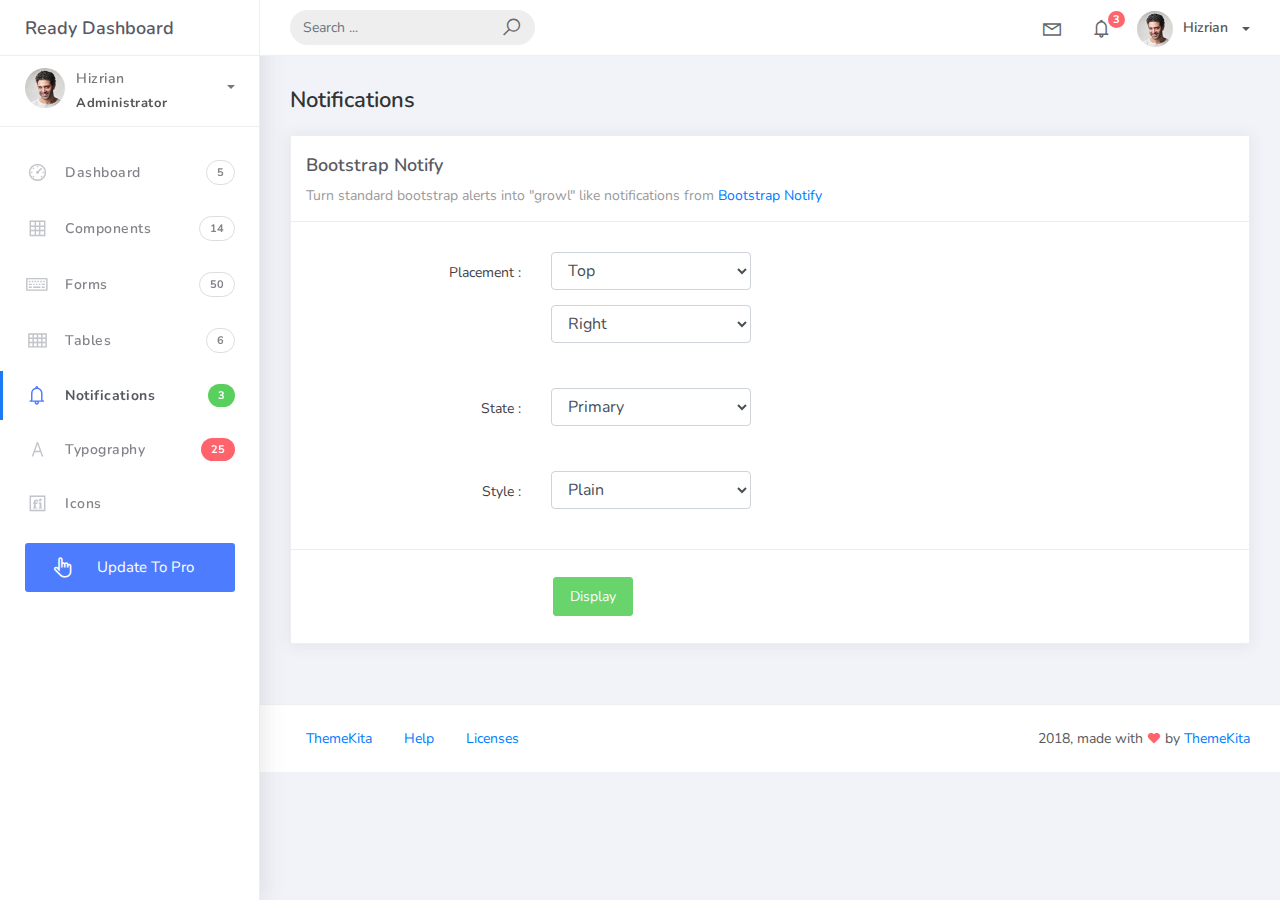
<file: Frontend/Flora.WebUI/wwwroot/adminweb/notifications.html>
<!DOCTYPE html>
<html>
<head>
	<meta http-equiv="X-UA-Compatible" content="IE=edge,chrome=1" />
	<title>Notifications - Ready Bootstrap Dashboard</title>
	<meta content='width=device-width, initial-scale=1.0, maximum-scale=1.0, user-scalable=0, shrink-to-fit=no' name='viewport' />
	<link rel="stylesheet" href="assets/css/bootstrap.min.css">
	<link rel="stylesheet" href="https://fonts.googleapis.com/css?family=Nunito:200,200i,300,300i,400,400i,600,600i,700,700i,800,800i,900,900i">
	<link rel="stylesheet" href="assets/css/ready.css">
	<link rel="stylesheet" href="assets/css/demo.css">
</head>
<body>
	<div class="wrapper">
		<div class="main-header">
			<div class="logo-header">
				<a href="index.html" class="logo">
					Ready Dashboard
				</a>
				<button class="navbar-toggler sidenav-toggler ml-auto" type="button" data-toggle="collapse" data-target="collapse" aria-controls="sidebar" aria-expanded="false" aria-label="Toggle navigation">
					<span class="navbar-toggler-icon"></span>
				</button>
				<button class="topbar-toggler more"><i class="la la-ellipsis-v"></i></button>
			</div>
			<nav class="navbar navbar-header navbar-expand-lg">
				<div class="container-fluid">
					
					<form class="navbar-left navbar-form nav-search mr-md-3" action="">
						<div class="input-group">
							<input type="text" placeholder="Search ..." class="form-control">
							<div class="input-group-append">
								<span class="input-group-text">
									<i class="la la-search search-icon"></i>
								</span>
							</div>
						</div>
					</form>
					<ul class="navbar-nav topbar-nav ml-md-auto align-items-center">
						<li class="nav-item dropdown hidden-caret">
							<a class="nav-link dropdown-toggle" href="#" id="navbarDropdown" role="button" data-toggle="dropdown" aria-haspopup="true" aria-expanded="false">
								<i class="la la-envelope"></i>
							</a>
							<div class="dropdown-menu" aria-labelledby="navbarDropdown">
								<a class="dropdown-item" href="#">Action</a>
								<a class="dropdown-item" href="#">Another action</a>
								<div class="dropdown-divider"></div>
								<a class="dropdown-item" href="#">Something else here</a>
							</div>
						</li>
						<li class="nav-item dropdown hidden-caret">
							<a class="nav-link dropdown-toggle" href="#" id="navbarDropdown" role="button" data-toggle="dropdown" aria-haspopup="true" aria-expanded="false">
								<i class="la la-bell"></i>
								<span class="notification">3</span>
							</a>
							<ul class="dropdown-menu notif-box" aria-labelledby="navbarDropdown">
								<li>
									<div class="dropdown-title">You have 4 new notification</div>
								</li>
								<li>
									<div class="notif-center">
										<a href="#">
											<div class="notif-icon notif-primary"> <i class="la la-user-plus"></i> </div>
											<div class="notif-content">
												<span class="block">
													New user registered
												</span>
												<span class="time">5 minutes ago</span> 
											</div>
										</a>
										<a href="#">
											<div class="notif-icon notif-success"> <i class="la la-comment"></i> </div>
											<div class="notif-content">
												<span class="block">
													Rahmad commented on Admin
												</span>
												<span class="time">12 minutes ago</span> 
											</div>
										</a>
										<a href="#">
											<div class="notif-img"> 
												<img src="assets/img/profile2.jpg" alt="Img Profile">
											</div>
											<div class="notif-content">
												<span class="block">
													Reza send messages to you
												</span>
												<span class="time">12 minutes ago</span> 
											</div>
										</a>
										<a href="#">
											<div class="notif-icon notif-danger"> <i class="la la-heart"></i> </div>
											<div class="notif-content">
												<span class="block">
													Farrah liked Admin
												</span>
												<span class="time">17 minutes ago</span> 
											</div>
										</a>
									</div>
								</li>
								<li>
									<a class="see-all" href="javascript:void(0);"> <strong>See all notifications</strong> <i class="la la-angle-right"></i> </a>
								</li>
							</ul>
						</li>
						<li class="nav-item dropdown">
							<a class="dropdown-toggle profile-pic" data-toggle="dropdown" href="#" aria-expanded="false"> <img src="assets/img/profile.jpg" alt="user-img" width="36" class="img-circle"><span >Hizrian</span></span> </a>
							<ul class="dropdown-menu dropdown-user">
								<li>
									<div class="user-box">
										<div class="u-img"><img src="assets/img/profile.jpg" alt="user"></div>
										<div class="u-text">
											<h4>Hizrian</h4>
											<p class="text-muted">hello@themekita.com</p><a href="profile.html" class="btn btn-rounded btn-danger btn-sm">View Profile</a></div>
										</div>
									</li>
									<div class="dropdown-divider"></div>
									<a class="dropdown-item" href="#"><i class="ti-user"></i> My Profile</a>
									<a class="dropdown-item" href="#"></i> My Balance</a>
									<a class="dropdown-item" href="#"><i class="ti-email"></i> Inbox</a>
									<div class="dropdown-divider"></div>
									<a class="dropdown-item" href="#"><i class="ti-settings"></i> Account Setting</a>
									<div class="dropdown-divider"></div>
									<a class="dropdown-item" href="#"><i class="fa fa-power-off"></i> Logout</a>
								</ul>
								<!-- /.dropdown-user -->
							</li>
						</ul>
					</div>
				</nav>
			</div>
			<div class="sidebar">
				<div class="scrollbar-inner sidebar-wrapper">
					<div class="user">
						<div class="photo">
							<img src="assets/img/profile.jpg">
						</div>
						<div class="info">
							<a class="" data-toggle="collapse" href="#collapseExample" aria-expanded="true">
								<span>
									Hizrian
									<span class="user-level">Administrator</span>
									<span class="caret"></span>
								</span>
							</a>
							<div class="clearfix"></div>

							<div class="collapse in" id="collapseExample" aria-expanded="true" style="">
								<ul class="nav">
									<li>
										<a href="#profile">
											<span class="link-collapse">My Profile</span>
										</a>
									</li>
									<li>
										<a href="#edit">
											<span class="link-collapse">Edit Profile</span>
										</a>
									</li>
									<li>
										<a href="#settings">
											<span class="link-collapse">Settings</span>
										</a>
									</li>
								</ul>
							</div>
						</div>
					</div>
					<ul class="nav">
						<li class="nav-item">
							<a href="index.html">
								<i class="la la-dashboard"></i>
								<p>Dashboard</p>
								<span class="badge badge-count">5</span>
							</a>
						</li>
						<li class="nav-item">
							<a href="components.html">
								<i class="la la-table"></i>
								<p>Components</p>
								<span class="badge badge-count">14</span>
							</a>
						</li>
						<li class="nav-item">
							<a href="forms.html">
								<i class="la la-keyboard-o"></i>
								<p>Forms</p>
								<span class="badge badge-count">50</span>
							</a>
						</li>
						<li class="nav-item">
							<a href="tables.html">
								<i class="la la-th"></i>
								<p>Tables</p>
								<span class="badge badge-count">6</span>
							</a>
						</li>
						<li class="nav-item active">
							<a href="notifications.html">
								<i class="la la-bell"></i>
								<p>Notifications</p>
								<span class="badge badge-success">3</span>
							</a>
						</li>
						<li class="nav-item">
							<a href="typography.html">
								<i class="la la-font"></i>
								<p>Typography</p>
								<span class="badge badge-danger">25</span>
							</a>
						</li>
						<li class="nav-item">
							<a href="icons.html">
								<i class="la la-fonticons"></i>
								<p>Icons</p>
							</a>
						</li>
						<li class="nav-item update-pro">
							<button  data-toggle="modal" data-target="#modalUpdate">
								<i class="la la-hand-pointer-o"></i>
								<p>Update To Pro</p>
							</button>
						</li>
					</ul>
				</div>
			</div>
			<div class="main-panel">
				<div class="content">
					<div class="container-fluid">
						<h4 class="page-title">Notifications</h4>
						<div class="row">
							<div class="col-md-12">
								<div class="card">
									<div class="card-header">
										<div class="card-title">Bootstrap Notify</div>
										<div class="card-category">Turn standard bootstrap alerts into "growl" like notifications from <a class="link" href="http://bootstrap-notify.remabledesigns.com/">Bootstrap Notify</a></div>
									</div>
									<div class="card-body">
										<div class="form">
											<div class="form-group from-show-notify row">
												<div class="col-lg-3 col-md-3 col-sm-12 text-right">
													<label>Placement :</label>
												</div>
												<div class="col-lg-4 col-md-9 col-sm-12">
													<select class="form-control input-fixed" id="notify_placement_from">
														<option value="top">Top</option>
														<option value="bottom">Bottom</option>
													</select>
													<select class="form-control input-fixed" id="notify_placement_align">
														<option value="left">Left</option>
														<option value="right" selected="">Right</option>
														<option value="center">Center</option>
													</select>
												</div>
											</div>
											<div class="form-group from-show-notify row">
												<div class="col-lg-3 col-md-3 col-sm-12 text-right">
													<label>State :</label>
												</div>
												<div class="col-lg-4 col-md-9 col-sm-12">
													<select class="form-control input-fixed" id="notify_state">
														<option value="primary">Primary</option>
														<option value="info">Info</option>
														<option value="success">Success</option>
														<option value="warning">Warning</option>
														<option value="danger">Danger</option>
													</select>
												</div>
											</div>
											<div class="form-group from-show-notify row">
												<div class="col-lg-3 col-md-3 col-sm-12 text-right">
													<label>Style :</label>
												</div>
												<div class="col-lg-4 col-md-9 col-sm-12">
													<select class="form-control input-fixed" id="notify_style">
														<option value="plain">Plain</option>
														<option value="withicon">With Icon</option>
													</select>
												</div>
											</div>
										</div>
									</div>
									<div class="card-footer">
										<div class="form">
											<div class="form-group from-show-notify row">
												<div class="col-lg-3 col-md-3 col-sm-12">

												</div>
												<div class="col-lg-4 col-md-9 col-sm-12">
													<button id="displayNotif" class="btn btn-success">Display</button>
												</div>
											</div>
										</div>
									</div>
								</div>
							</div>
						</div>
					</div>
				</div>
				<footer class="footer">
					<div class="container-fluid">
						<nav class="pull-left">
							<ul class="nav">
								<li class="nav-item">
									<a class="nav-link" href="http://www.themekita.com">
										ThemeKita
									</a>
								</li>
								<li class="nav-item">
									<a class="nav-link" href="#">
										Help
									</a>
								</li>
								<li class="nav-item">
									<a class="nav-link" href="https://themewagon.com/license/#free-item">
										Licenses
									</a>
								</li>
							</ul>
						</nav>
						<div class="copyright ml-auto">
							2018, made with <i class="la la-heart heart text-danger"></i> by <a href="http://www.themekita.com">ThemeKita</a>
						</div>				
					</div>
				</footer>
			</div>
		</div>
	</div>
	<!-- Modal -->
	<div class="modal fade" id="modalUpdate" tabindex="-1" role="dialog" aria-labelledby="modalUpdatePro" aria-hidden="true">
		<div class="modal-dialog modal-dialog-centered" role="document">
			<div class="modal-content">
				<div class="modal-header bg-primary">
					<h6 class="modal-title"><i class="la la-frown-o"></i> Under Development</h6>
					<button type="button" class="close" data-dismiss="modal" aria-label="Close">
						<span aria-hidden="true">&times;</span>
					</button>
				</div>
				<div class="modal-body text-center">									
					<p>Currently the pro version of the <b>Ready Dashboard</b> Bootstrap is in progress development</p>
					<p>
					<b>We'll let you know when it's done</b></p>
				</div>
				<div class="modal-footer">
					<button type="button" class="btn btn-secondary" data-dismiss="modal">Close</button>
				</div>
			</div>
		</div>
	</div>
</body>
<script src="assets/js/core/jquery.3.2.1.min.js"></script>
<script src="assets/js/plugin/jquery-ui-1.12.1.custom/jquery-ui.min.js"></script>
<script src="assets/js/core/popper.min.js"></script>
<script src="assets/js/core/bootstrap.min.js"></script>
<script src="assets/js/plugin/chartist/chartist.min.js"></script>
<script src="assets/js/plugin/chartist/plugin/chartist-plugin-tooltip.min.js"></script>
<script src="assets/js/plugin/bootstrap-notify/bootstrap-notify.min.js"></script>
<script src="assets/js/plugin/bootstrap-toggle/bootstrap-toggle.min.js"></script>
<script src="assets/js/plugin/jquery-mapael/jquery.mapael.min.js"></script>
<script src="assets/js/plugin/jquery-mapael/maps/world_countries.min.js"></script>
<script src="assets/js/plugin/chart-circle/circles.min.js"></script>
<script src="assets/js/plugin/jquery-scrollbar/jquery.scrollbar.min.js"></script>
<script src="assets/js/ready.min.js"></script>
<script>
	$('#displayNotif').on('click', function(){
		var placementFrom = $('#notify_placement_from option:selected').val();
		var placementAlign = $('#notify_placement_align option:selected').val();
		var state = $('#notify_state option:selected').val();
		var style = $('#notify_style option:selected').val();
		var content = {};

		content.message = 'Turning standard Bootstrap alerts into "notify" like notifications';
		content.title = 'Bootstrap notify';
		if (style == "withicon") {
			content.icon = 'la la-bell';
		} else {
			content.icon = 'none';
		}
		content.url = 'index.html';
		content.target = '_blank';

		$.notify(content,{
			type: state,
			placement: {
				from: placementFrom,
				align: placementAlign
			},
			time: 1000,
		});
	});
</script>
</html>
</file>
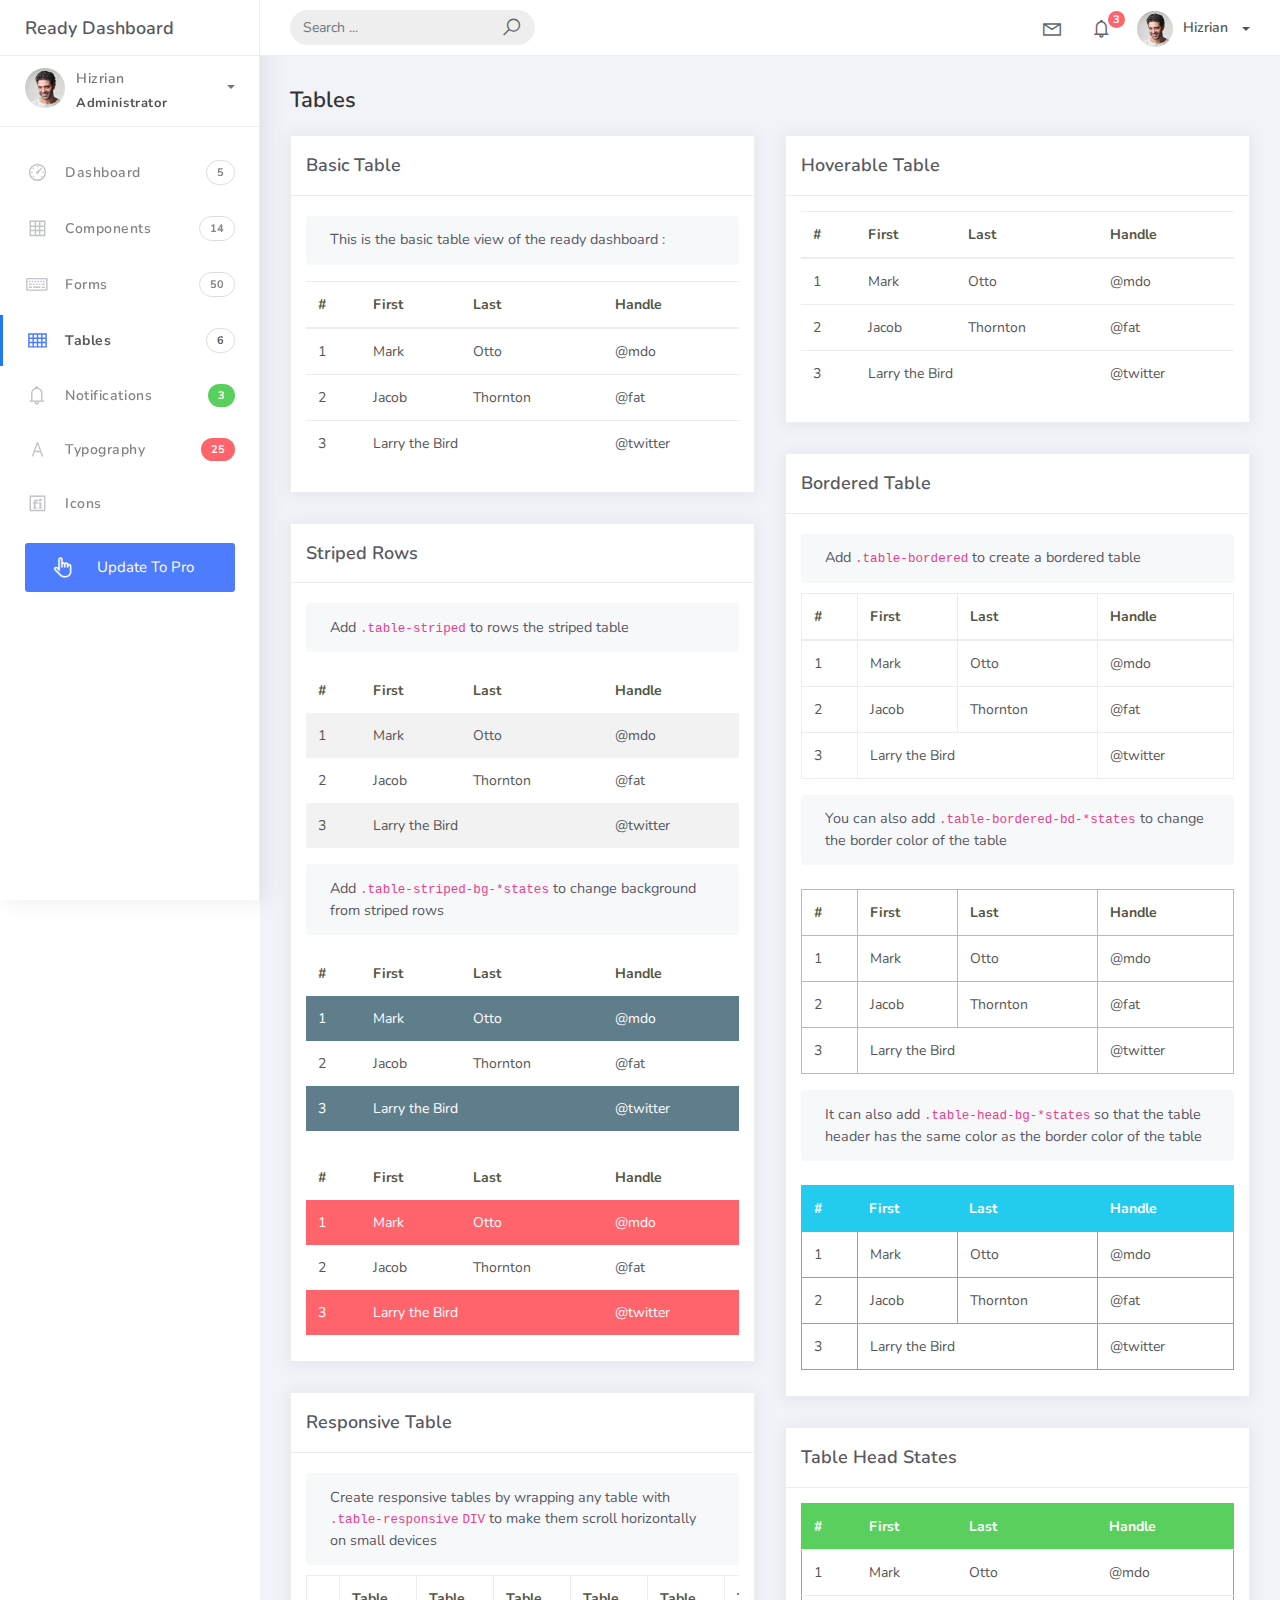
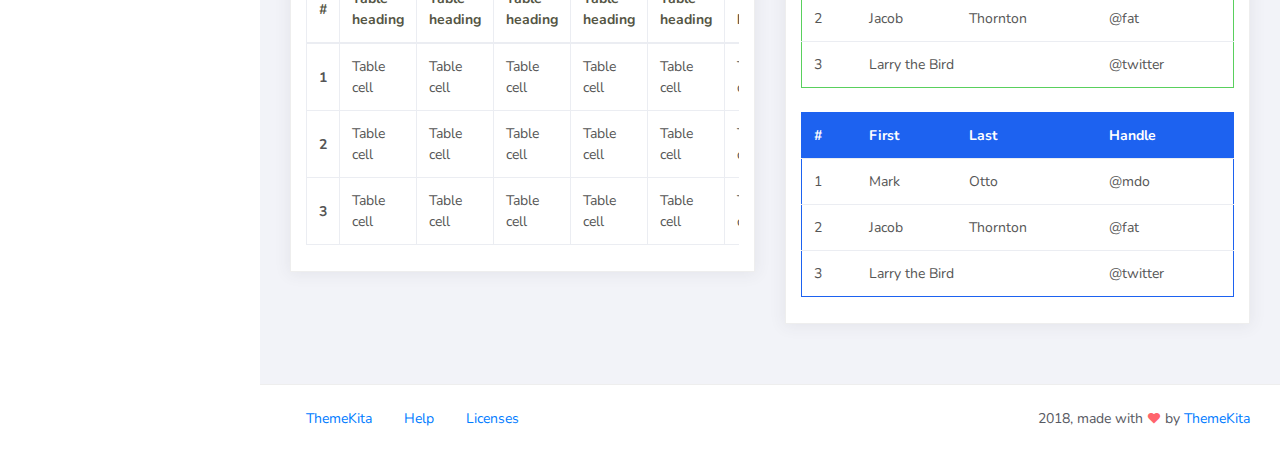
<file: Frontend/Flora.WebUI/wwwroot/adminweb/tables.html>
<!DOCTYPE html>
<html>
<head>
	<meta http-equiv="X-UA-Compatible" content="IE=edge,chrome=1" />
	<title>Tables - Ready Bootstrap Dashboard</title>
	<meta content='width=device-width, initial-scale=1.0, maximum-scale=1.0, user-scalable=0, shrink-to-fit=no' name='viewport' />
	<link rel="stylesheet" href="assets/css/bootstrap.min.css">
	<link rel="stylesheet" href="https://fonts.googleapis.com/css?family=Nunito:200,200i,300,300i,400,400i,600,600i,700,700i,800,800i,900,900i">
	<link rel="stylesheet" href="assets/css/ready.css">
	<link rel="stylesheet" href="assets/css/demo.css">
</head>
<body>
	<div class="wrapper">
		<div class="main-header">
			<div class="logo-header">
				<a href="index.html" class="logo">
					Ready Dashboard
				</a>
				<button class="navbar-toggler sidenav-toggler ml-auto" type="button" data-toggle="collapse" data-target="collapse" aria-controls="sidebar" aria-expanded="false" aria-label="Toggle navigation">
					<span class="navbar-toggler-icon"></span>
				</button>
				<button class="topbar-toggler more"><i class="la la-ellipsis-v"></i></button>
			</div>
			<nav class="navbar navbar-header navbar-expand-lg">
				<div class="container-fluid">
					
					<form class="navbar-left navbar-form nav-search mr-md-3" action="">
						<div class="input-group">
							<input type="text" placeholder="Search ..." class="form-control">
							<div class="input-group-append">
								<span class="input-group-text">
									<i class="la la-search search-icon"></i>
								</span>
							</div>
						</div>
					</form>
					<ul class="navbar-nav topbar-nav ml-md-auto align-items-center">
						<li class="nav-item dropdown hidden-caret">
							<a class="nav-link dropdown-toggle" href="#" id="navbarDropdown" role="button" data-toggle="dropdown" aria-haspopup="true" aria-expanded="false">
								<i class="la la-envelope"></i>
							</a>
							<div class="dropdown-menu" aria-labelledby="navbarDropdown">
								<a class="dropdown-item" href="#">Action</a>
								<a class="dropdown-item" href="#">Another action</a>
								<div class="dropdown-divider"></div>
								<a class="dropdown-item" href="#">Something else here</a>
							</div>
						</li>
						<li class="nav-item dropdown hidden-caret">
							<a class="nav-link dropdown-toggle" href="#" id="navbarDropdown" role="button" data-toggle="dropdown" aria-haspopup="true" aria-expanded="false">
								<i class="la la-bell"></i>
								<span class="notification">3</span>
							</a>
							<ul class="dropdown-menu notif-box" aria-labelledby="navbarDropdown">
								<li>
									<div class="dropdown-title">You have 4 new notification</div>
								</li>
								<li>
									<div class="notif-center">
										<a href="#">
											<div class="notif-icon notif-primary"> <i class="la la-user-plus"></i> </div>
											<div class="notif-content">
												<span class="block">
													New user registered
												</span>
												<span class="time">5 minutes ago</span> 
											</div>
										</a>
										<a href="#">
											<div class="notif-icon notif-success"> <i class="la la-comment"></i> </div>
											<div class="notif-content">
												<span class="block">
													Rahmad commented on Admin
												</span>
												<span class="time">12 minutes ago</span> 
											</div>
										</a>
										<a href="#">
											<div class="notif-img"> 
												<img src="assets/img/profile2.jpg" alt="Img Profile">
											</div>
											<div class="notif-content">
												<span class="block">
													Reza send messages to you
												</span>
												<span class="time">12 minutes ago</span> 
											</div>
										</a>
										<a href="#">
											<div class="notif-icon notif-danger"> <i class="la la-heart"></i> </div>
											<div class="notif-content">
												<span class="block">
													Farrah liked Admin
												</span>
												<span class="time">17 minutes ago</span> 
											</div>
										</a>
									</div>
								</li>
								<li>
									<a class="see-all" href="javascript:void(0);"> <strong>See all notifications</strong> <i class="la la-angle-right"></i> </a>
								</li>
							</ul>
						</li>
						<li class="nav-item dropdown">
							<a class="dropdown-toggle profile-pic" data-toggle="dropdown" href="#" aria-expanded="false"> <img src="assets/img/profile.jpg" alt="user-img" width="36" class="img-circle"><span >Hizrian</span></span> </a>
							<ul class="dropdown-menu dropdown-user">
								<li>
									<div class="user-box">
										<div class="u-img"><img src="assets/img/profile.jpg" alt="user"></div>
										<div class="u-text">
											<h4>Hizrian</h4>
											<p class="text-muted">hello@themekita.com</p><a href="profile.html" class="btn btn-rounded btn-danger btn-sm">View Profile</a></div>
										</div>
									</li>
									<div class="dropdown-divider"></div>
									<a class="dropdown-item" href="#"><i class="ti-user"></i> My Profile</a>
									<a class="dropdown-item" href="#"></i> My Balance</a>
									<a class="dropdown-item" href="#"><i class="ti-email"></i> Inbox</a>
									<div class="dropdown-divider"></div>
									<a class="dropdown-item" href="#"><i class="ti-settings"></i> Account Setting</a>
									<div class="dropdown-divider"></div>
									<a class="dropdown-item" href="#"><i class="fa fa-power-off"></i> Logout</a>
								</ul>
								<!-- /.dropdown-user -->
							</li>
						</ul>
					</div>
				</nav>
			</div>
			<div class="sidebar">
				<div class="scrollbar-inner sidebar-wrapper">
					<div class="user">
						<div class="photo">
							<img src="assets/img/profile.jpg">
						</div>
						<div class="info">
							<a class="" data-toggle="collapse" href="#collapseExample" aria-expanded="true">
								<span>
									Hizrian
									<span class="user-level">Administrator</span>
									<span class="caret"></span>
								</span>
							</a>
							<div class="clearfix"></div>

							<div class="collapse in" id="collapseExample" aria-expanded="true" style="">
								<ul class="nav">
									<li>
										<a href="#profile">
											<span class="link-collapse">My Profile</span>
										</a>
									</li>
									<li>
										<a href="#edit">
											<span class="link-collapse">Edit Profile</span>
										</a>
									</li>
									<li>
										<a href="#settings">
											<span class="link-collapse">Settings</span>
										</a>
									</li>
								</ul>
							</div>
						</div>
					</div>
					<ul class="nav">
						<li class="nav-item">
							<a href="index.html">
								<i class="la la-dashboard"></i>
								<p>Dashboard</p>
								<span class="badge badge-count">5</span>
							</a>
						</li>
						<li class="nav-item">
							<a href="components.html">
								<i class="la la-table"></i>
								<p>Components</p>
								<span class="badge badge-count">14</span>
							</a>
						</li>
						<li class="nav-item">
							<a href="forms.html">
								<i class="la la-keyboard-o"></i>
								<p>Forms</p>
								<span class="badge badge-count">50</span>
							</a>
						</li>
						<li class="nav-item active">
							<a href="tables.html">
								<i class="la la-th"></i>
								<p>Tables</p>
								<span class="badge badge-count">6</span>
							</a>
						</li>
						<li class="nav-item">
							<a href="notifications.html">
								<i class="la la-bell"></i>
								<p>Notifications</p>
								<span class="badge badge-success">3</span>
							</a>
						</li>
						<li class="nav-item">
							<a href="typography.html">
								<i class="la la-font"></i>
								<p>Typography</p>
								<span class="badge badge-danger">25</span>
							</a>
						</li>
						<li class="nav-item">
							<a href="icons.html">
								<i class="la la-fonticons"></i>
								<p>Icons</p>
							</a>
						</li>
						<li class="nav-item update-pro">
							<button  data-toggle="modal" data-target="#modalUpdate">
								<i class="la la-hand-pointer-o"></i>
								<p>Update To Pro</p>
							</button>
						</li>
					</ul>
				</div>
			</div>
			<div class="main-panel">
				<div class="content">
					<div class="container-fluid">
						<h4 class="page-title">Tables</h4>
						<div class="row">
							<div class="col-md-6">
								<div class="card">
									<div class="card-header">
										<div class="card-title">Basic Table</div>
									</div>
									<div class="card-body">
										<div class="card-sub">									
											This is the basic table view of the ready dashboard :
										</div>
										<table class="table mt-3">
											<thead>
												<tr>
													<th scope="col">#</th>
													<th scope="col">First</th>
													<th scope="col">Last</th>
													<th scope="col">Handle</th>
												</tr>
											</thead>
											<tbody>
												<tr>
													<td>1</td>
													<td>Mark</td>
													<td>Otto</td>
													<td>@mdo</td>
												</tr>
												<tr>
													<td>2</td>
													<td>Jacob</td>
													<td>Thornton</td>
													<td>@fat</td>
												</tr>
												<tr>
													<td>3</td>
													<td colspan="2">Larry the Bird</td>
													<td>@twitter</td>
												</tr>
											</tbody>
										</table>
									</div>
								</div>
								<div class="card">
									<div class="card-header">
										<div class="card-title">Striped Rows</div>
									</div>
									<div class="card-body">
										<div class="card-sub">											
											Add <code class="highlighter-rouge">.table-striped</code> to rows the striped table
										</div>
										<table class="table table-striped mt-3">
											<thead>
												<tr>
													<th scope="col">#</th>
													<th scope="col">First</th>
													<th scope="col">Last</th>
													<th scope="col">Handle</th>
												</tr>
											</thead>
											<tbody>
												<tr>
													<td>1</td>
													<td>Mark</td>
													<td>Otto</td>
													<td>@mdo</td>
												</tr>
												<tr>
													<td>2</td>
													<td>Jacob</td>
													<td>Thornton</td>
													<td>@fat</td>
												</tr>
												<tr>
													<td>3</td>
													<td colspan="2">Larry the Bird</td>
													<td>@twitter</td>
												</tr>
											</tbody>
										</table>
										<div class="card-sub">
											Add <code class="#highlighter-rouge">.table-striped-bg-*states</code> to change background from striped rows
										</div>
										<table class="table table-striped table-striped-bg-default mt-3">
											<thead>
												<tr>
													<th scope="col">#</th>
													<th scope="col">First</th>
													<th scope="col">Last</th>
													<th scope="col">Handle</th>
												</tr>
											</thead>
											<tbody>
												<tr>
													<td>1</td>
													<td>Mark</td>
													<td>Otto</td>
													<td>@mdo</td>
												</tr>
												<tr>
													<td>2</td>
													<td>Jacob</td>
													<td>Thornton</td>
													<td>@fat</td>
												</tr>
												<tr>
													<td>3</td>
													<td colspan="2">Larry the Bird</td>
													<td>@twitter</td>
												</tr>
											</tbody>
										</table>
										<table class="table table-striped table-striped-bg-danger mt-4">
											<thead>
												<tr>
													<th scope="col">#</th>
													<th scope="col">First</th>
													<th scope="col">Last</th>
													<th scope="col">Handle</th>
												</tr>
											</thead>
											<tbody>
												<tr>
													<td>1</td>
													<td>Mark</td>
													<td>Otto</td>
													<td>@mdo</td>
												</tr>
												<tr>
													<td>2</td>
													<td>Jacob</td>
													<td>Thornton</td>
													<td>@fat</td>
												</tr>
												<tr>
													<td>3</td>
													<td colspan="2">Larry the Bird</td>
													<td>@twitter</td>
												</tr>
											</tbody>
										</table>
									</div>
								</div>
								<div class="card">
									<div class="card-header">
										<div class="card-title">Responsive Table</div>
									</div>
									<div class="card-body">
										<div class="card-sub">
											Create responsive tables by wrapping any table with <code class="highlighter-rouge">.table-responsive</code> <code class="highlighter-rouge">DIV</code> to make them scroll horizontally on small devices
										</div>
										<div class="table-responsive">
											<table class="table table-bordered">
												<thead>
													<tr>
														<th>#</th>
														<th>Table heading</th>
														<th>Table heading</th>
														<th>Table heading</th>
														<th>Table heading</th>
														<th>Table heading</th>
														<th>Table heading</th>
													</tr>
												</thead>
												<tbody>
													<tr>
														<th scope="row">1</th>
														<td>Table cell</td>
														<td>Table cell</td>
														<td>Table cell</td>
														<td>Table cell</td>
														<td>Table cell</td>
														<td>Table cell</td>
													</tr>
													<tr>
														<th scope="row">2</th>
														<td>Table cell</td>
														<td>Table cell</td>
														<td>Table cell</td>
														<td>Table cell</td>
														<td>Table cell</td>
														<td>Table cell</td>
													</tr>
													<tr>
														<th scope="row">3</th>
														<td>Table cell</td>
														<td>Table cell</td>
														<td>Table cell</td>
														<td>Table cell</td>
														<td>Table cell</td>
														<td>Table cell</td>
													</tr>
												</tbody>
											</table>
										</div>
									</div>
								</div>
							</div>
							<div class="col-md-6">
								<div class="card">
									<div class="card-header">
										<div class="card-title">Hoverable Table</div>
									</div>
									<div class="card-body">
										<table class="table table-hover">
											<thead>
												<tr>
													<th scope="col">#</th>
													<th scope="col">First</th>
													<th scope="col">Last</th>
													<th scope="col">Handle</th>
												</tr>
											</thead>
											<tbody>
												<tr>
													<td>1</td>
													<td>Mark</td>
													<td>Otto</td>
													<td>@mdo</td>
												</tr>
												<tr>
													<td>2</td>
													<td>Jacob</td>
													<td>Thornton</td>
													<td>@fat</td>
												</tr>
												<tr>
													<td>3</td>
													<td colspan="2">Larry the Bird</td>
													<td>@twitter</td>
												</tr>
											</tbody>
										</table>
									</div>
								</div>
								<div class="card">
									<div class="card-header">
										<div class="card-title">Bordered Table</div>
									</div>
									<div class="card-body">
										<div class="card-sub">
											Add <code class="highlighter-rouge">.table-bordered</code> to create a bordered table
										</div>
										<table class="table table-bordered">
											<thead>
												<tr>
													<th scope="col">#</th>
													<th scope="col">First</th>
													<th scope="col">Last</th>
													<th scope="col">Handle</th>
												</tr>
											</thead>
											<tbody>
												<tr>
													<td>1</td>
													<td>Mark</td>
													<td>Otto</td>
													<td>@mdo</td>
												</tr>
												<tr>
													<td>2</td>
													<td>Jacob</td>
													<td>Thornton</td>
													<td>@fat</td>
												</tr>
												<tr>
													<td>3</td>
													<td colspan="2">Larry the Bird</td>
													<td>@twitter</td>
												</tr>
											</tbody>
										</table>
										<div class="card-sub">											
											You can also add <code class="highlighter-rouge">.table-bordered-bd-*states</code> to change the border color of the table
										</div>
										<table class="table table-bordered table-bordered-bd-warning mt-4">
											<thead>
												<tr>
													<th scope="col">#</th>
													<th scope="col">First</th>
													<th scope="col">Last</th>
													<th scope="col">Handle</th>
												</tr>
											</thead>
											<tbody>
												<tr>
													<td>1</td>
													<td>Mark</td>
													<td>Otto</td>
													<td>@mdo</td>
												</tr>
												<tr>
													<td>2</td>
													<td>Jacob</td>
													<td>Thornton</td>
													<td>@fat</td>
												</tr>
												<tr>
													<td>3</td>
													<td colspan="2">Larry the Bird</td>
													<td>@twitter</td>
												</tr>
											</tbody>
										</table>
										<div class="card-sub">
											It can also add <code class="highlight-rouge">.table-head-bg-*states</code> so that the table header has the same color as the border color of the table
										</div>
										<table class="table table-bordered table-head-bg-info table-bordered-bd-info mt-4">
											<thead>
												<tr>
													<th scope="col">#</th>
													<th scope="col">First</th>
													<th scope="col">Last</th>
													<th scope="col">Handle</th>
												</tr>
											</thead>
											<tbody>
												<tr>
													<td>1</td>
													<td>Mark</td>
													<td>Otto</td>
													<td>@mdo</td>
												</tr>
												<tr>
													<td>2</td>
													<td>Jacob</td>
													<td>Thornton</td>
													<td>@fat</td>
												</tr>
												<tr>
													<td>3</td>
													<td colspan="2">Larry the Bird</td>
													<td>@twitter</td>
												</tr>
											</tbody>
										</table>
									</div>
								</div>
								<div class="card">
									<div class="card-header">
										<div class="card-title">Table Head States</div>
									</div>
									<div class="card-body">
										<table class="table table-head-bg-success">
											<thead>
												<tr>
													<th scope="col">#</th>
													<th scope="col">First</th>
													<th scope="col">Last</th>
													<th scope="col">Handle</th>
												</tr>
											</thead>
											<tbody>
												<tr>
													<td>1</td>
													<td>Mark</td>
													<td>Otto</td>
													<td>@mdo</td>
												</tr>
												<tr>
													<td>2</td>
													<td>Jacob</td>
													<td>Thornton</td>
													<td>@fat</td>
												</tr>
												<tr>
													<td>3</td>
													<td colspan="2">Larry the Bird</td>
													<td>@twitter</td>
												</tr>
											</tbody>
										</table>
										<table class="table table-head-bg-primary mt-4">
											<thead>
												<tr>
													<th scope="col">#</th>
													<th scope="col">First</th>
													<th scope="col">Last</th>
													<th scope="col">Handle</th>
												</tr>
											</thead>
											<tbody>
												<tr>
													<td>1</td>
													<td>Mark</td>
													<td>Otto</td>
													<td>@mdo</td>
												</tr>
												<tr>
													<td>2</td>
													<td>Jacob</td>
													<td>Thornton</td>
													<td>@fat</td>
												</tr>
												<tr>
													<td>3</td>
													<td colspan="2">Larry the Bird</td>
													<td>@twitter</td>
												</tr>
											</tbody>
										</table>
									</div>
								</div>
							</div>
						</div>
					</div>
				</div>
				<footer class="footer">
					<div class="container-fluid">
						<nav class="pull-left">
							<ul class="nav">
								<li class="nav-item">
									<a class="nav-link" href="http://www.themekita.com">
										ThemeKita
									</a>
								</li>
								<li class="nav-item">
									<a class="nav-link" href="#">
										Help
									</a>
								</li>
								<li class="nav-item">
									<a class="nav-link" href="https://themewagon.com/license/#free-item">
										Licenses
									</a>
								</li>
							</ul>
						</nav>
						<div class="copyright ml-auto">
							2018, made with <i class="la la-heart heart text-danger"></i> by <a href="http://www.themekita.com">ThemeKita</a>
						</div>				
					</div>
				</footer>
			</div>
		</div>
	</div>
</div>
<!-- Modal -->
<div class="modal fade" id="modalUpdate" tabindex="-1" role="dialog" aria-labelledby="modalUpdatePro" aria-hidden="true">
	<div class="modal-dialog modal-dialog-centered" role="document">
		<div class="modal-content">
			<div class="modal-header bg-primary">
				<h6 class="modal-title"><i class="la la-frown-o"></i> Under Development</h6>
				<button type="button" class="close" data-dismiss="modal" aria-label="Close">
					<span aria-hidden="true">&times;</span>
				</button>
			</div>
			<div class="modal-body text-center">									
				<p>Currently the pro version of the <b>Ready Dashboard</b> Bootstrap is in progress development</p>
				<p>
				<b>We'll let you know when it's done</b></p>
			</div>
			<div class="modal-footer">
				<button type="button" class="btn btn-secondary" data-dismiss="modal">Close</button>
			</div>
		</div>
	</div>
</div>
</body>
<script src="assets/js/core/jquery.3.2.1.min.js"></script>
<script src="assets/js/plugin/jquery-ui-1.12.1.custom/jquery-ui.min.js"></script>
<script src="assets/js/core/popper.min.js"></script>
<script src="assets/js/core/bootstrap.min.js"></script>
<script src="assets/js/plugin/chartist/chartist.min.js"></script>
<script src="assets/js/plugin/chartist/plugin/chartist-plugin-tooltip.min.js"></script>
<script src="assets/js/plugin/bootstrap-notify/bootstrap-notify.min.js"></script>
<script src="assets/js/plugin/bootstrap-toggle/bootstrap-toggle.min.js"></script>
<script src="assets/js/plugin/jquery-mapael/jquery.mapael.min.js"></script>
<script src="assets/js/plugin/jquery-mapael/maps/world_countries.min.js"></script>
<script src="assets/js/plugin/chart-circle/circles.min.js"></script>
<script src="assets/js/plugin/jquery-scrollbar/jquery.scrollbar.min.js"></script>
<script src="assets/js/ready.min.js"></script>
<script>
	$('#displayNotif').on('click', function(){
		var placementFrom = $('#notify_placement_from option:selected').val();
		var placementAlign = $('#notify_placement_align option:selected').val();
		var state = $('#notify_state option:selected').val();
		var style = $('#notify_style option:selected').val();
		var content = {};

		content.message = 'Turning standard Bootstrap alerts into "notify" like notifications';
		content.title = 'Bootstrap notify';
		if (style == "withicon") {
			content.icon = 'la la-bell';
		} else {
			content.icon = 'none';
		}
		content.url = 'index.html';
		content.target = '_blank';

		$.notify(content,{
			type: state,
			placement: {
				from: placementFrom,
				align: placementAlign
			},
			time: 1000,
		});
	});
</script>
</html>
</file>
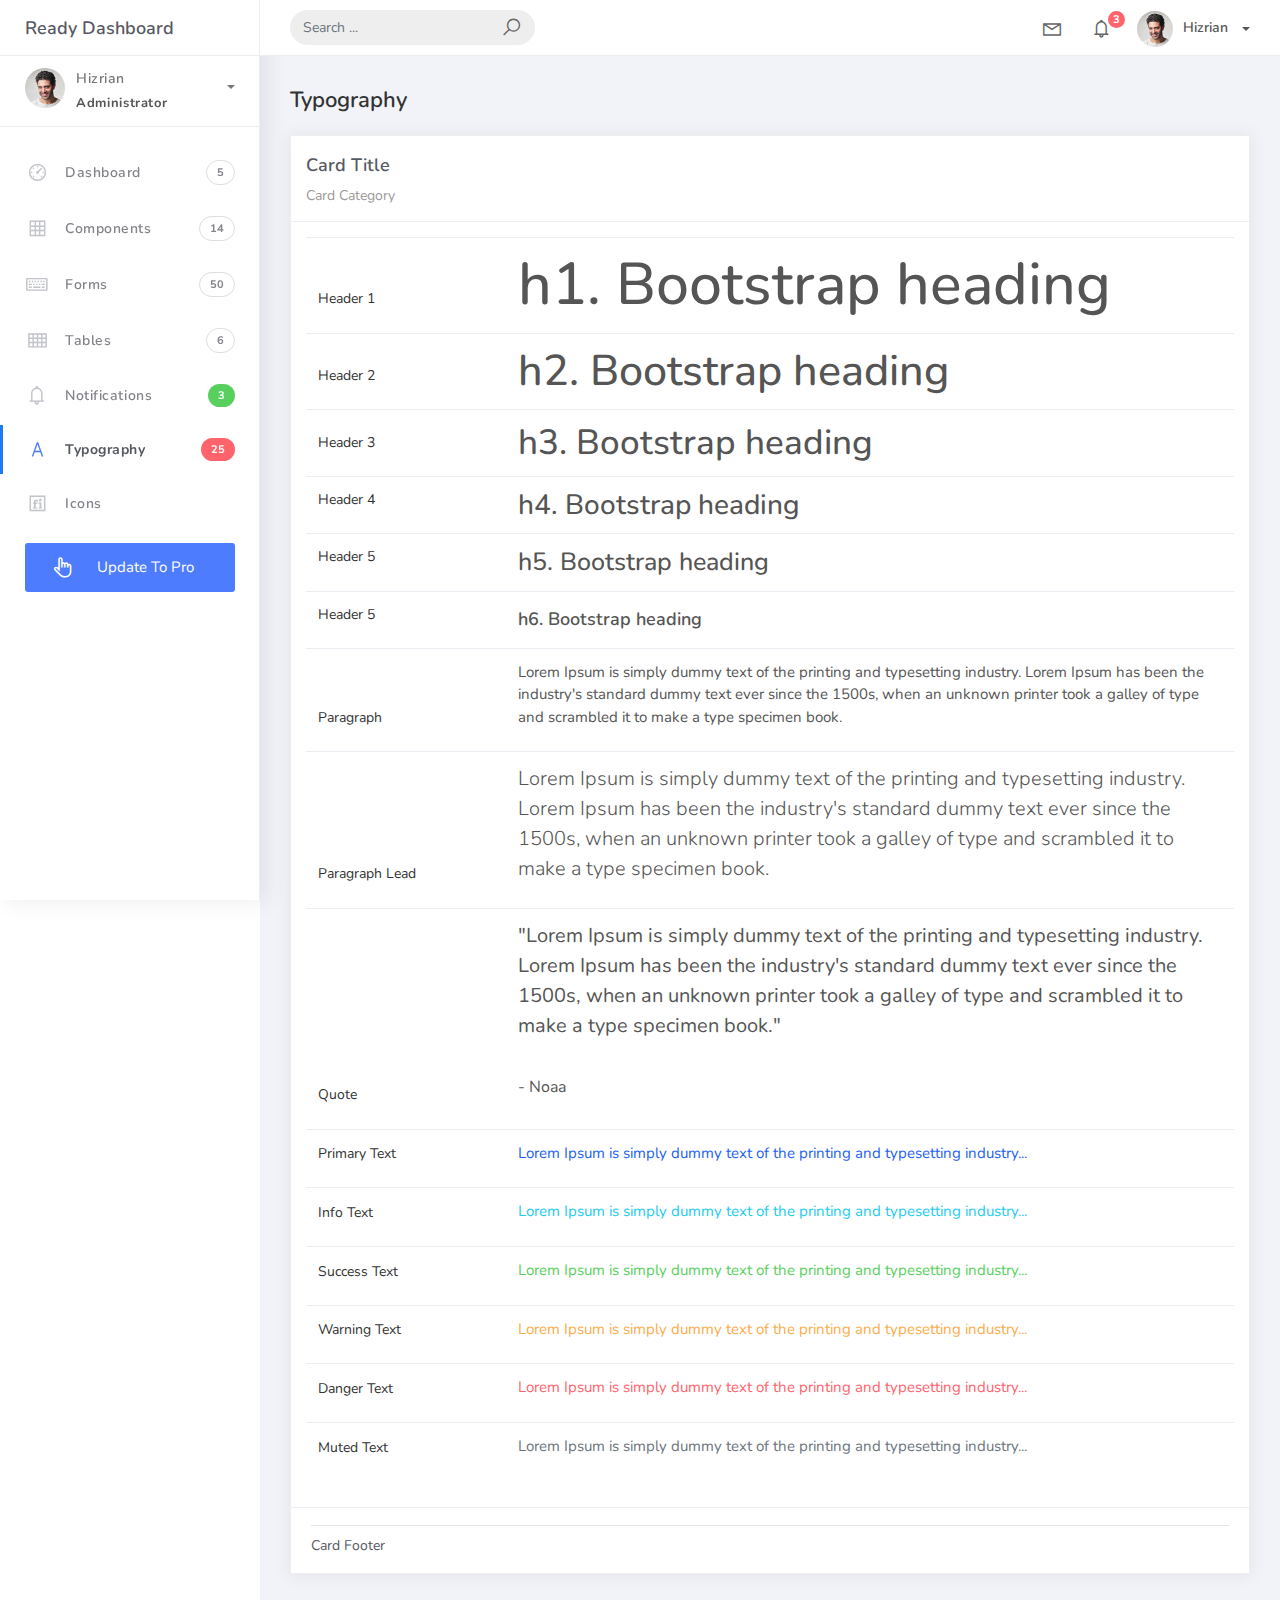
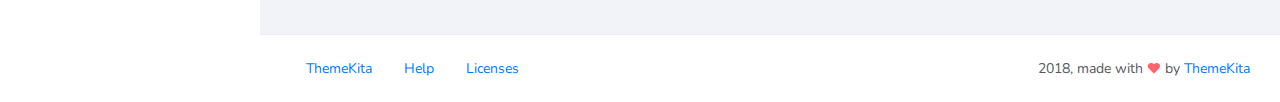
<file: Frontend/Flora.WebUI/wwwroot/adminweb/typography.html>
<!DOCTYPE html>
<html>
<head>
	<meta http-equiv="X-UA-Compatible" content="IE=edge,chrome=1" />
	<title>Typography - Ready Bootstrap Dashboard</title>
	<meta content='width=device-width, initial-scale=1.0, maximum-scale=1.0, user-scalable=0, shrink-to-fit=no' name='viewport' />
	<link rel="stylesheet" href="assets/css/bootstrap.min.css">
	<link rel="stylesheet" href="https://fonts.googleapis.com/css?family=Nunito:200,200i,300,300i,400,400i,600,600i,700,700i,800,800i,900,900i">
	<link rel="stylesheet" href="assets/css/ready.css">
	<link rel="stylesheet" href="assets/css/demo.css">
</head>
<body>
	<div class="wrapper">
		<div class="main-header">
			<div class="logo-header">
				<a href="index.html" class="logo">
					Ready Dashboard
				</a>
				<button class="navbar-toggler sidenav-toggler ml-auto" type="button" data-toggle="collapse" data-target="collapse" aria-controls="sidebar" aria-expanded="false" aria-label="Toggle navigation">
					<span class="navbar-toggler-icon"></span>
				</button>
				<button class="topbar-toggler more"><i class="la la-ellipsis-v"></i></button>
			</div>
			<nav class="navbar navbar-header navbar-expand-lg">
				<div class="container-fluid">
					
					<form class="navbar-left navbar-form nav-search mr-md-3" action="">
						<div class="input-group">
							<input type="text" placeholder="Search ..." class="form-control">
							<div class="input-group-append">
								<span class="input-group-text">
									<i class="la la-search search-icon"></i>
								</span>
							</div>
						</div>
					</form>
					<ul class="navbar-nav topbar-nav ml-md-auto align-items-center">
						<li class="nav-item dropdown hidden-caret">
							<a class="nav-link dropdown-toggle" href="#" id="navbarDropdown" role="button" data-toggle="dropdown" aria-haspopup="true" aria-expanded="false">
								<i class="la la-envelope"></i>
							</a>
							<div class="dropdown-menu" aria-labelledby="navbarDropdown">
								<a class="dropdown-item" href="#">Action</a>
								<a class="dropdown-item" href="#">Another action</a>
								<div class="dropdown-divider"></div>
								<a class="dropdown-item" href="#">Something else here</a>
							</div>
						</li>
						<li class="nav-item dropdown hidden-caret">
							<a class="nav-link dropdown-toggle" href="#" id="navbarDropdown" role="button" data-toggle="dropdown" aria-haspopup="true" aria-expanded="false">
								<i class="la la-bell"></i>
								<span class="notification">3</span>
							</a>
							<ul class="dropdown-menu notif-box" aria-labelledby="navbarDropdown">
								<li>
									<div class="dropdown-title">You have 4 new notification</div>
								</li>
								<li>
									<div class="notif-center">
										<a href="#">
											<div class="notif-icon notif-primary"> <i class="la la-user-plus"></i> </div>
											<div class="notif-content">
												<span class="block">
													New user registered
												</span>
												<span class="time">5 minutes ago</span> 
											</div>
										</a>
										<a href="#">
											<div class="notif-icon notif-success"> <i class="la la-comment"></i> </div>
											<div class="notif-content">
												<span class="block">
													Rahmad commented on Admin
												</span>
												<span class="time">12 minutes ago</span> 
											</div>
										</a>
										<a href="#">
											<div class="notif-img"> 
												<img src="assets/img/profile2.jpg" alt="Img Profile">
											</div>
											<div class="notif-content">
												<span class="block">
													Reza send messages to you
												</span>
												<span class="time">12 minutes ago</span> 
											</div>
										</a>
										<a href="#">
											<div class="notif-icon notif-danger"> <i class="la la-heart"></i> </div>
											<div class="notif-content">
												<span class="block">
													Farrah liked Admin
												</span>
												<span class="time">17 minutes ago</span> 
											</div>
										</a>
									</div>
								</li>
								<li>
									<a class="see-all" href="javascript:void(0);"> <strong>See all notifications</strong> <i class="la la-angle-right"></i> </a>
								</li>
							</ul>
						</li>
						<li class="nav-item dropdown">
							<a class="dropdown-toggle profile-pic" data-toggle="dropdown" href="#" aria-expanded="false"> <img src="assets/img/profile.jpg" alt="user-img" width="36" class="img-circle"><span >Hizrian</span></span> </a>
							<ul class="dropdown-menu dropdown-user">
								<li>
									<div class="user-box">
										<div class="u-img"><img src="assets/img/profile.jpg" alt="user"></div>
										<div class="u-text">
											<h4>Hizrian</h4>
											<p class="text-muted">hello@themekita.com</p><a href="profile.html" class="btn btn-rounded btn-danger btn-sm">View Profile</a></div>
										</div>
									</li>
									<div class="dropdown-divider"></div>
									<a class="dropdown-item" href="#"><i class="ti-user"></i> My Profile</a>
									<a class="dropdown-item" href="#"></i> My Balance</a>
									<a class="dropdown-item" href="#"><i class="ti-email"></i> Inbox</a>
									<div class="dropdown-divider"></div>
									<a class="dropdown-item" href="#"><i class="ti-settings"></i> Account Setting</a>
									<div class="dropdown-divider"></div>
									<a class="dropdown-item" href="#"><i class="fa fa-power-off"></i> Logout</a>
								</ul>
								<!-- /.dropdown-user -->
							</li>
						</ul>
					</div>
				</nav>
			</div>
			<div class="sidebar">
				<div class="scrollbar-inner sidebar-wrapper">
					<div class="user">
						<div class="photo">
							<img src="assets/img/profile.jpg">
						</div>
						<div class="info">
							<a class="" data-toggle="collapse" href="#collapseExample" aria-expanded="true">
								<span>
									Hizrian
									<span class="user-level">Administrator</span>
									<span class="caret"></span>
								</span>
							</a>
							<div class="clearfix"></div>

							<div class="collapse in" id="collapseExample" aria-expanded="true" style="">
								<ul class="nav">
									<li>
										<a href="#profile">
											<span class="link-collapse">My Profile</span>
										</a>
									</li>
									<li>
										<a href="#edit">
											<span class="link-collapse">Edit Profile</span>
										</a>
									</li>
									<li>
										<a href="#settings">
											<span class="link-collapse">Settings</span>
										</a>
									</li>
								</ul>
							</div>
						</div>
					</div>
					<ul class="nav">
						<li class="nav-item">
							<a href="index.html">
								<i class="la la-dashboard"></i>
								<p>Dashboard</p>
								<span class="badge badge-count">5</span>
							</a>
						</li>
						<li class="nav-item">
							<a href="components.html">
								<i class="la la-table"></i>
								<p>Components</p>
								<span class="badge badge-count">14</span>
							</a>
						</li>
						<li class="nav-item">
							<a href="forms.html">
								<i class="la la-keyboard-o"></i>
								<p>Forms</p>
								<span class="badge badge-count">50</span>
							</a>
						</li>
						<li class="nav-item">
							<a href="tables.html">
								<i class="la la-th"></i>
								<p>Tables</p>
								<span class="badge badge-count">6</span>
							</a>
						</li>
						<li class="nav-item">
							<a href="notifications.html">
								<i class="la la-bell"></i>
								<p>Notifications</p>
								<span class="badge badge-success">3</span>
							</a>
						</li>
						<li class="nav-item active">
							<a href="typography.html">
								<i class="la la-font"></i>
								<p>Typography</p>
								<span class="badge badge-danger">25</span>
							</a>
						</li>
						<li class="nav-item">
							<a href="icons.html">
								<i class="la la-fonticons"></i>
								<p>Icons</p>
							</a>
						</li>
						<li class="nav-item update-pro">
							<button  data-toggle="modal" data-target="#modalUpdate">
								<i class="la la-hand-pointer-o"></i>
								<p>Update To Pro</p>
							</button>
						</li>
					</ul>
				</div>
			</div>
			<div class="main-panel">
				<div class="content">
					<div class="container-fluid">
						<h4 class="page-title">Typography</h4>
						<div class="row">
							<div class="col-md-12">
								<div class="card">
									<div class="card-header">
										<div class="card-title">Card Title</div>
										<div class="card-category">Card Category</div>
									</div>
									<div class="card-body">
										<table class="table table-typo">
											<tbody>
												<tr>
													<td>
														<p>Header 1</p>

													</td>
													<td><span class="h1">h1. Bootstrap heading</span></td>
												</tr>
												<tr>
													<td>
														<p>Header 2</p>

													</td>
													<td><span class="h2">h2. Bootstrap heading</span></td>
												</tr>
												<tr>
													<td>
														<p>Header 3</p>

													</td>
													<td><span class="h3">h3. Bootstrap heading</span></td>
												</tr>
												<tr>
													<td>
														<p>Header 4</p>

													</td>
													<td><span class="h4">h4. Bootstrap heading</span></td>
												</tr>
												<tr>
													<td>
														<p>Header 5</p>

													</td>
													<td><span class="h5">h5. Bootstrap heading</span></td>
												</tr>
												<tr>
													<td>
														<p>Header 5</p>

													</td>
													<td><span class="h6">h6. Bootstrap heading</span></td>
												</tr>
												<tr>
													<td>
														<p>Paragraph</p>

													</td>
													<td><p>Lorem Ipsum is simply dummy text of the printing and typesetting industry. Lorem Ipsum has been the industry's standard dummy text ever since the 1500s, when an unknown printer took a galley of type and scrambled it to make a type specimen book.</p></span></td>
												</tr>
												<tr>
													<td>
														<p>Paragraph Lead</p>

													</td>
													<td><p class="lead">Lorem Ipsum is simply dummy text of the printing and typesetting industry. Lorem Ipsum has been the industry's standard dummy text ever since the 1500s, when an unknown printer took a galley of type and scrambled it to make a type specimen book.</p></td>
												</tr>
												<tr>
													<td>
														<p>Quote</p>

													</td>
													<td><blockquote>
														<p class="blockquote blockquote-primary">
															"Lorem Ipsum is simply dummy text of the printing and typesetting industry. Lorem Ipsum has been the industry's standard dummy text ever since the 1500s, when an unknown printer took a galley of type and scrambled it to make a type specimen book."
															<br>
															<br>
															<small>
																- Noaa
															</small>
														</p>
													</blockquote></td>
												</tr>
												<tr>
													<td>
														<p>Primary Text</p>

													</td>
													<td><p class="text-primary">Lorem Ipsum is simply dummy text of the printing and typesetting industry...</p></span></td>
												</tr>
												<tr>
													<td>
														<p>Info Text</p>

													</td>
													<td><p class="text-info">Lorem Ipsum is simply dummy text of the printing and typesetting industry...</p></span></td>
												</tr>
												<tr>
													<td>
														<p>Success Text</p>

													</td>
													<td><p class="text-success">Lorem Ipsum is simply dummy text of the printing and typesetting industry...</p></span></td>
												</tr>
												<tr>
													<td>
														<p>Warning Text</p>

													</td>
													<td><p class="text-warning">Lorem Ipsum is simply dummy text of the printing and typesetting industry...</p></span></td>
												</tr>
												<tr>
													<td>
														<p>Danger Text</p>

													</td>
													<td><p class="text-danger">Lorem Ipsum is simply dummy text of the printing and typesetting industry...</p></span></td>
												</tr>
												<tr>
													<td>
														<p>Muted Text</p>

													</td>
													<td><p class="text-muted">Lorem Ipsum is simply dummy text of the printing and typesetting industry...</p></span></td>
												</tr>
											</tbody>
										</table>
									</div>
									<div class="card-footer">
										<hr>
										Card Footer
									</div>
								</div>
							</div>
						</div>
					</div>
				</div>
				<footer class="footer">
					<div class="container-fluid">
						<nav class="pull-left">
							<ul class="nav">
								<li class="nav-item">
									<a class="nav-link" href="http://www.themekita.com">
										ThemeKita
									</a>
								</li>
								<li class="nav-item">
									<a class="nav-link" href="#">
										Help
									</a>
								</li>
								<li class="nav-item">
									<a class="nav-link" href="https://themewagon.com/license/#free-item">
										Licenses
									</a>
								</li>
							</ul>
						</nav>
						<div class="copyright ml-auto">
							2018, made with <i class="la la-heart heart text-danger"></i> by <a href="http://www.themekita.com">ThemeKita</a>
						</div>				
					</div>
				</footer>
			</div>
		</div>
	</div>
	<!-- Modal -->
	<div class="modal fade" id="modalUpdate" tabindex="-1" role="dialog" aria-labelledby="modalUpdatePro" aria-hidden="true">
		<div class="modal-dialog modal-dialog-centered" role="document">
			<div class="modal-content">
				<div class="modal-header bg-primary">
					<h6 class="modal-title"><i class="la la-frown-o"></i> Under Development</h6>
					<button type="button" class="close" data-dismiss="modal" aria-label="Close">
						<span aria-hidden="true">&times;</span>
					</button>
				</div>
				<div class="modal-body text-center">									
					<p>Currently the pro version of the <b>Ready Dashboard</b> Bootstrap is in progress development</p>
					<p>
					<b>We'll let you know when it's done</b></p>
				</div>
				<div class="modal-footer">
					<button type="button" class="btn btn-secondary" data-dismiss="modal">Close</button>
				</div>
			</div>
		</div>
	</div>
</body>
<script src="assets/js/core/jquery.3.2.1.min.js"></script>
<script src="assets/js/plugin/jquery-ui-1.12.1.custom/jquery-ui.min.js"></script>
<script src="assets/js/core/popper.min.js"></script>
<script src="assets/js/core/bootstrap.min.js"></script>
<script src="assets/js/plugin/chartist/chartist.min.js"></script>
<script src="assets/js/plugin/chartist/plugin/chartist-plugin-tooltip.min.js"></script>
<script src="assets/js/plugin/bootstrap-notify/bootstrap-notify.min.js"></script>
<script src="assets/js/plugin/bootstrap-toggle/bootstrap-toggle.min.js"></script>
<script src="assets/js/plugin/jquery-mapael/jquery.mapael.min.js"></script>
<script src="assets/js/plugin/jquery-mapael/maps/world_countries.min.js"></script>
<script src="assets/js/plugin/chart-circle/circles.min.js"></script>
<script src="assets/js/plugin/jquery-scrollbar/jquery.scrollbar.min.js"></script>
<script src="assets/js/ready.min.js"></script>
</html>
</file>
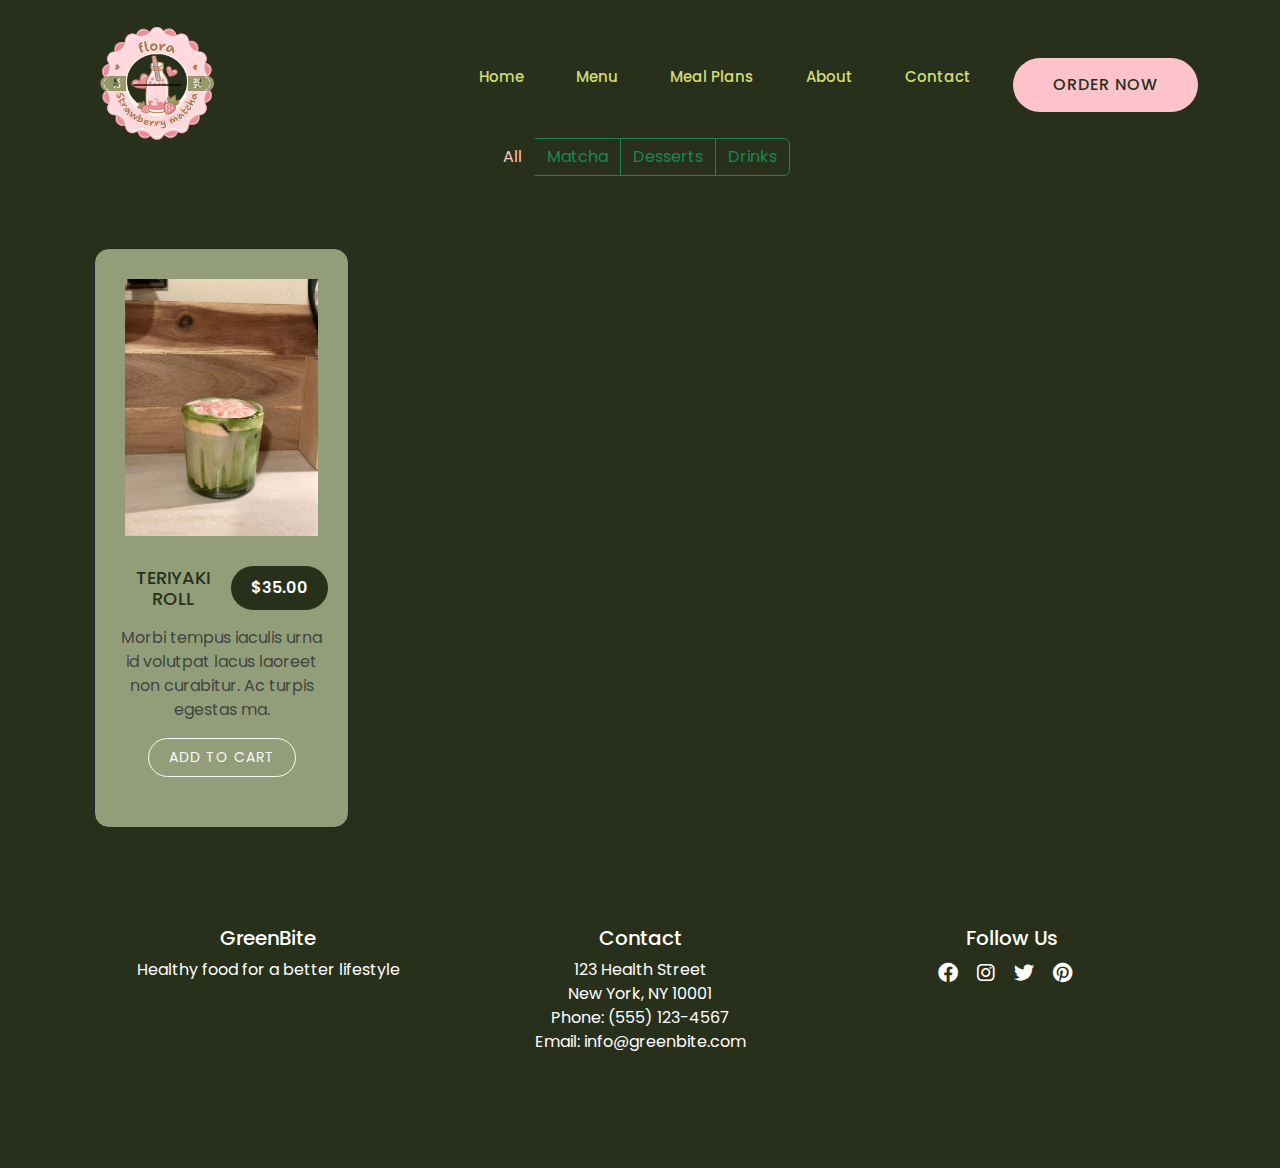
<file: Frontend/Flora.WebUI/wwwroot/webuser/menu.html>
<!DOCTYPE html>
<html lang="en">
<head>
    <meta charset="UTF-8">
    <meta name="viewport" content="width=device-width, initial-scale=1.0">
    <title>Restaurant Landing Page</title>
     <!-- Bootstrap CSS -->
    <link href="https://cdn.jsdelivr.net/npm/bootstrap@5.3.0/dist/css/bootstrap.min.css" rel="stylesheet">
    <!-- Font Awesome -->
    <link rel="stylesheet" href="https://cdnjs.cloudflare.com/ajax/libs/font-awesome/6.0.0/css/all.min.css">
    <!-- Google Fonts -->
    <link href="https://fonts.googleapis.com/css2?family=Playfair+Display:wght@400;700&family=Poppins:wght@300;400;500;600&display=swap" rel="stylesheet">
    <link href="style.css" rel="stylesheet">
        <link rel="icon" href="images/Pink Green Cute Circle Strawberry Milk Juice Logo.png" type="image/x-icon" />
</head>
<body class="menu-page">
    <!-- Navbar -->
        <nav class="navbar navbar-expand-lg navbar-light fixed-top">
        <div class="container">
            <a class="navbar-brand" href="index.html">
         <img src="images/w.png" alt="Flora Logo" height="150">
</a>

            <button class="navbar-toggler" type="button" data-bs-toggle="collapse" data-bs-target="#navbarNav">
                <span class="navbar-toggler-icon"></span>
            </button>
            <div class="collapse navbar-collapse" id="navbarNav">
                <ul class="navbar-nav ms-auto">
                    <li class="nav-item"><a class="nav-link" href="#">Home</a></li>
                    <li class="nav-item"><a class="nav-link" href="#">Menu</a></li>
                    <li class="nav-item"><a class="nav-link" href="#">Meal Plans</a></li>
                    <li class="nav-item"><a class="nav-link" href="#">About</a></li>
                    <li class="nav-item"><a class="nav-link" href="#">Contact</a></li>
                    <li class="nav-item"><a class="btn btn-green ms-3" href="#">Order Now</a></li>
                </ul>
            </div>
        </div>
    </nav>

            <!-- Menu Section -->

    <section class="menu-section py-5 index-menu-bg">
  <div class="container text-center">


    <!-- Kategoriler -->
    <div class="btn-group mb-4" role="group">
      <button class="btn btn-outline-success active" data-filter="all">All</button>
      <button class="btn btn-outline-success" data-filter="matcha">Matcha</button>
      <button class="btn btn-outline-success" data-filter="dessert">Desserts</button>
      <button class="btn btn-outline-success" data-filter="drink">Drinks</button>
    </div>

    <!-- Menü Ürünleri -->
    <section class="menu-section py-5 index-menu-bg">
        <div class="container">
            
            <div class="row g-4">
                <!-- Menu Item 1 -->
                <div class="col-lg-3 col-md-6">
                    <div class="menu-item">
                        <div class="menu-image">
                            <img src="images/9ec1ff567d1c3484fec2e67684045a45.jpg" alt="Teriyaki Roll" class="img-fluid">
                        </div>
                        <div class="menu-content">
                            <div class="d-flex justify-content-between align-items-center mb-3">
                                <h5 class="index-text-g">TERIYAKI ROLL</h5>
                                <span class="price">$35.00</span>
                            </div>
                            <p class="text-muted ">Morbi tempus iaculis urna id volutpat lacus laoreet non curabitur. Ac turpis egestas ma.</p>
                            <button class="btn btn-outline-light btn-sm">ADD TO CART</button>
                        </div>
                    </div>
                </div>

            </div>
        </div>
    </section>

     <footer class="footer">
        <div class="container">
            <div class="row">
                <div class="col-md-4">
                    <h5>GreenBite</h5>
                    <p>Healthy food for a better lifestyle</p>
                </div>
                <div class="col-md-4">
                    <h5>Contact</h5>
                    <p>123 Health Street<br>
                    New York, NY 10001<br>
                    Phone: (555) 123-4567<br>
                    Email: info@greenbite.com</p>
                </div>
                <div class="col-md-4">
                    <h5>Follow Us</h5>
                    <div class="social-icons">
                        <a href="#"><i class="fab fa-facebook"></i></a>
                        <a href="#"><i class="fab fa-instagram"></i></a>
                        <a href="#"><i class="fab fa-twitter"></i></a>
                        <a href="#"><i class="fab fa-pinterest"></i></a>
                    </div>
                </div>
            </div>
        </div>
    </footer>  

    <!-- Bootstrap JS -->
 <!-- Bootstrap JS -->
    <script src="https://cdn.jsdelivr.net/npm/bootstrap@5.3.0/dist/js/bootstrap.bundle.min.js"></script>

</body>
</html>
</file>
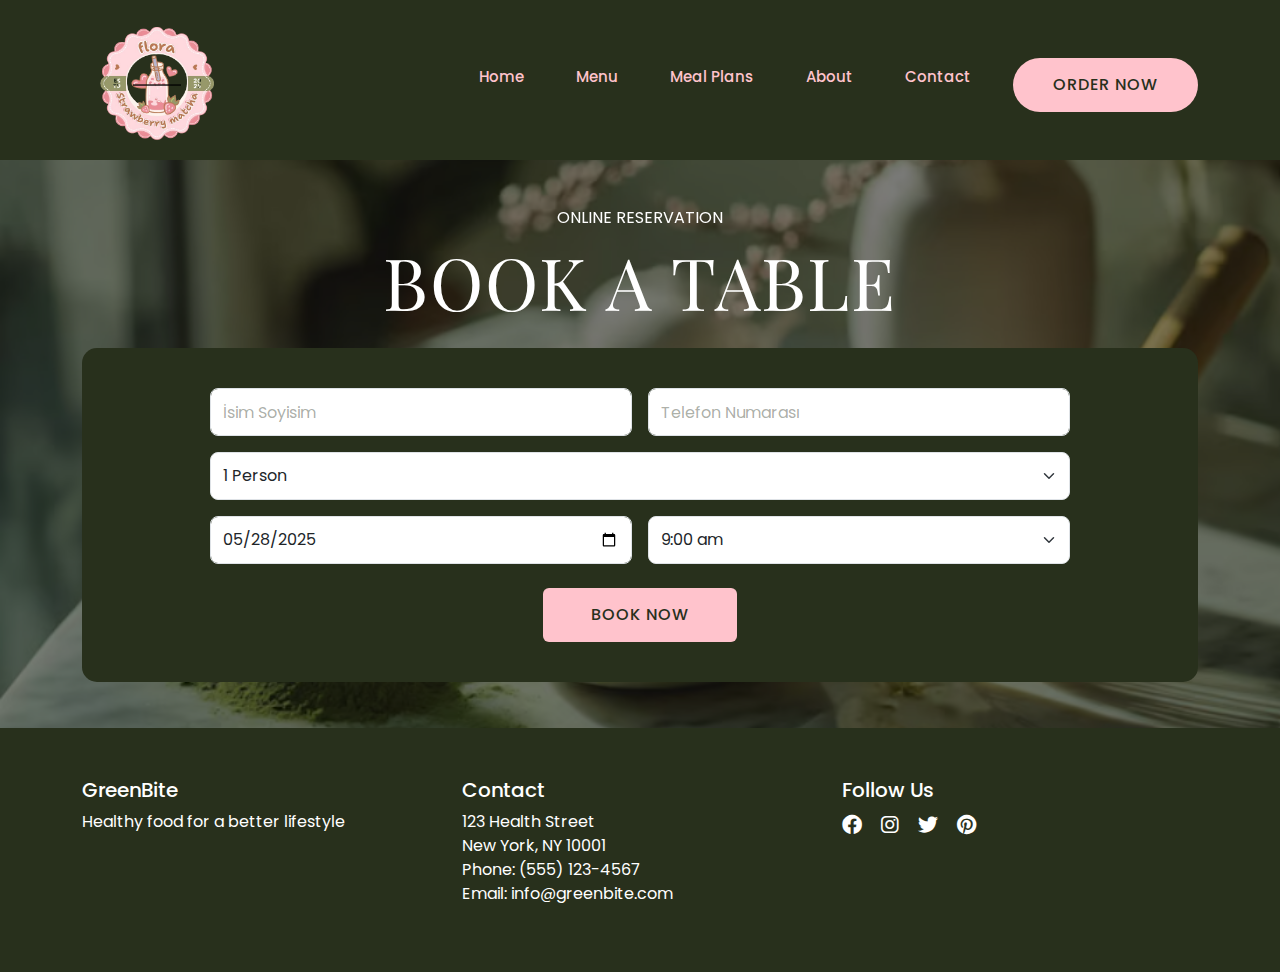
<file: Frontend/Flora.WebUI/wwwroot/webuser/reservation.html>
<!DOCTYPE html>
<html lang="en">
<head>
    <meta charset="UTF-8">
    <meta name="viewport" content="width=device-width, initial-scale=1.0">
    <title>Restaurant Landing Page</title>
     <!-- Bootstrap CSS -->
    <link href="https://cdn.jsdelivr.net/npm/bootstrap@5.3.0/dist/css/bootstrap.min.css" rel="stylesheet">
    <!-- Font Awesome -->
    <link rel="stylesheet" href="https://cdnjs.cloudflare.com/ajax/libs/font-awesome/6.0.0/css/all.min.css">
    <!-- Google Fonts -->
    <link href="https://fonts.googleapis.com/css2?family=Playfair+Display:wght@400;700&family=Poppins:wght@300;400;500;600&display=swap" rel="stylesheet">
    <link href="style.css" rel="stylesheet">
        <link rel="icon" href="images/Pink Green Cute Circle Strawberry Milk Juice Logo.png" type="image/x-icon" />
</head>
<body class="reservation-page">
    <!-- Navbar -->
        <nav class="navbar navbar-expand-lg navbar-light fixed-top">
        <div class="container">
            <a class="navbar-brand" href="index.html">
         <img src="images/w.png" alt="Flora Logo" height="150">
</a>

            <button class="navbar-toggler" type="button" data-bs-toggle="collapse" data-bs-target="#navbarNav">
                <span class="navbar-toggler-icon"></span>
            </button>
            <div class="collapse navbar-collapse" id="navbarNav">
                <ul class="navbar-nav ms-auto">
                    <li class="nav-item"><a class="nav-link" href="#">Home</a></li>
                    <li class="nav-item"><a class="nav-link" href="#">Menu</a></li>
                    <li class="nav-item"><a class="nav-link" href="#">Meal Plans</a></li>
                    <li class="nav-item"><a class="nav-link" href="#">About</a></li>
                    <li class="nav-item"><a class="nav-link" href="#">Contact</a></li>
                    <li class="nav-item"><a class="btn btn-green ms-3" href="#">Order Now</a></li>
                </ul>
            </div>
        </div>
    </nav>

            <!-- Book A Table Section -->
<section class="book-table-section">
    <div class="container-fluid p-0">
        <div class="reservation-wrapper">
            <div class="reservation-overlay">
                <div class="container">
                    <div class="text-center mb-4">
                        <span class="text-white text-uppercase">ONLINE RESERVATION</span>
                        <h2 class="display-1 text-white mt-2">BOOK A TABLE</h2>
                    </div>
                    <div class="reservation-form">
                        <div class="row justify-content-center">
                            <div class="col-lg-10">
<form>
  <div class="row g-3 align-items-end">
    <div class="col-md-6">
      <input type="text" class="form-control" placeholder="İsim Soyisim">
    </div>
    <div class="col-md-6">
      <input type="tel" class="form-control" placeholder="Telefon Numarası">
    </div>
    <div class="col-md-12">
      <select class="form-select">
        <option>1 Person</option>
        <option>2 People</option>
        <option>3 People</option>
      </select>
    </div>

    <div class="col-md-6">
      <input type="date" class="form-control" value="2025-05-28">
    </div>
    <div class="col-md-6">
      <select class="form-select">
        <option>9:00 am</option>
        <option>9:30 am</option>
      </select>
    </div>

    <div class="col-12 text-center mt-4">
      <button type="submit" class="btn btn-book px-5">BOOK NOW</button>
    </div>
  </div>
</form>


                            </div>
                        </div>
                    </div>
                </div>
            </div>
        </div>
    </div>
</section>

     <footer class="footer">
        <div class="container">
            <div class="row">
                <div class="col-md-4">
                    <h5>GreenBite</h5>
                    <p>Healthy food for a better lifestyle</p>
                </div>
                <div class="col-md-4">
                    <h5>Contact</h5>
                    <p>123 Health Street<br>
                    New York, NY 10001<br>
                    Phone: (555) 123-4567<br>
                    Email: info@greenbite.com</p>
                </div>
                <div class="col-md-4">
                    <h5>Follow Us</h5>
                    <div class="social-icons">
                        <a href="#"><i class="fab fa-facebook"></i></a>
                        <a href="#"><i class="fab fa-instagram"></i></a>
                        <a href="#"><i class="fab fa-twitter"></i></a>
                        <a href="#"><i class="fab fa-pinterest"></i></a>
                    </div>
                </div>
            </div>
        </div>
    </footer>  

    <!-- Bootstrap JS -->
 <!-- Bootstrap JS -->
    <script src="https://cdn.jsdelivr.net/npm/bootstrap@5.3.0/dist/js/bootstrap.bundle.min.js"></script>

</body>
</html>
</file>
<file: Frontend/Flora.WebUI/wwwroot/adminweb/assets/css/demo.css>
.update-pro{
	margin: 15px 25px;}

.update-pro button {
		padding: 13px 25px;
	background: #4d7cfe;
	color: #fff;
	border-radius: 3px;
	justify-content: center;
	width: 100%;
	border: 0;
	cursor: pointer;
}

.update-pro button:hover {
	background: #4d7cfe !important;
	color: #fff;
	transform: translateY(-2px);
	transition: all .2s linear;
}

.update-pro:hover button:before{
	display: none;
}

.update-pro button p, .update-pro button i{
	color: #fff !important;
	margin-bottom: 0px;
}

.update-pro button i{
	margin-right: 5px !important;
	font-size: 23px;
	color: #C3C5CA;
	margin-right: 15px;
	width: 25px;
	text-align: center;
	vertical-align: middle;
	float: left;
}

.demo .btn, .demo .progress{
	margin-bottom: 15px !important;
}

.demo .form-check-label, .demo .form-radio-label{
	margin-right: 15px;
}

.demo #slider{
	margin-bottom: 15px;
}

.table-typo tbody > tr > td{
	border-color: #fafafa;
}

.table-typo tbody > tr > td:first-child{
	min-width: 200px;
	vertical-align: bottom;
}

.table-typo tbody > tr > td:first-child p{
	font-size: 14px;
	color: #333;
}

.demo-icon {
	display: flex;
	flex-direction: row;
	align-items: center;
	margin-bottom: 20px;
	padding: 10px;
	transition: all .2s;
}

.demo-icon:hover{
	background-color: #f4f5f8;
	border-radius: 3px;
}

.demo-icon .icon-preview{
	font-size: 1.8rem;
	margin-right: 10px;
	line-height: 1;
	color: #333439;
}

.demo-icon .icon-class{
	font-weight: 300;
	font-size: 13px;
	color: #777;
}

.from-show-notify .form-control{
	margin-bottom: 15px;
}

.from-show-notify label{
	padding-top: 0.65rem;
}
</file>
<file: Frontend/Flora.WebUI/wwwroot/webuser/style.css>
:root {
    --primary-color: #2E7D32;
    --secondary-color: #388E3C;
    --accent-color: #81C784;
    --light-green: #F1F8E9;
    --dark-green: #1B5E20;
    --gold: #d2db76;
}

body {
    font-family: 'Poppins', sans-serif;
    overflow-x: hidden;
}

h1, h2, h3, h4 {
    font-family: 'Playfair Display', serif;
}

/* Enhanced Navbar Styles */
.navbar {
    background-color: transparent;
    padding: 25px 0;
    transition: all 0.4s ease;
}

    .navbar.scrolled {
        background-color: #28301c;
        padding: 15px 0;
        box-shadow: 0 2px 20px rgba(0,0,0,0.1);
    }

.navbar-brand {
    font-family: 'Cormorant Garamond', serif;
    font-size: 32px;
    color: var(--gold) !important;
    letter-spacing: 1px;
}

.nav-link {
    font-family: 'Poppins', sans-serif;
    font-weight: 500;
    font-size: 15px;
    margin: 0 18px;
    padding: 8px 0;
    color: #d2db76 !important;
    transition: all 0.3s ease;
}

.scrolled .nav-link {
    color: #ffc3cc !important;
}

.nav-link::after {
    content: '';
    position: absolute;
    bottom: 0;
    left: 0;
    width: 0;
    height: 2px;
    background: #d2db76;
    transition: width 0.3s ease;
}

.nav-link:hover::after {
    width: 100%;
}

/* Enhanced Hero Section */
.hero {
    position: relative;
    height: 100vh;
    overflow: hidden;
}

.hero-slide {
    position: absolute;
    top: 0;
    left: 0;
    width: 100%;
    height: 100%;
    opacity: 0;
    transition: opacity 1s ease-in-out, transform 6s ease-in-out;
    transform: scale(1);
    background-size: cover;
    background-position: center;
    z-index: 1;
}

    .hero-slide.active {
        opacity: 1;
        z-index: 1;
    }

    .hero-slide.active-zoom {
        transform: scale(1.1);
    }

.hero-content {
    max-width: 800px;
    position: relative;
    z-index: 3;
    padding-top: 200px;
}

.hero::before {
    content: '';
    position: absolute;
    top: 0;
    left: 0;
    width: 100%;
    height: 100%;
    background: rgba(0, 0, 0, 0.6);
    z-index: 2;
}

.hero h1 {
    font-family: 'Cormorant Garamond', serif;
    font-size: 5rem;
    font-weight: 700;
    line-height: 1.2;
    margin-bottom: 30px;
    color: #fff;
}

.hero-badges {
    margin: 30px 0;
}

.hero-badge {
    background: rgba(255,255,255,0.2);
    padding: 10px 20px;
    border-radius: 25px;
    margin-right: 15px;
    backdrop-filter: blur(5px);
}

.scroll-down {
    position: absolute;
    bottom: 40px;
    left: 50%;
    transform: translateX(-50%);
    color: white;
    text-align: center;
    z-index: 3;
    animation: bounce 2s infinite;
    opacity: 1;
}

    .scroll-down i {
        font-size: 24px;
        margin-top: 10px;
    }

@keyframes bounce {
    0%, 20%, 50%, 80%, 100% {
        transform: translateY(0) translateX(-50%);
    }

    40% {
        transform: translateY(-20px) translateX(-50%);
    }

    60% {
        transform: translateY(-10px) translateX(-50%);
    }
}

/* Enhanced Buttons */
.btn-green {
    background-color: #ffc3cc;
    color: #28301c;
    border: none;
    padding: 15px 40px;
    border-radius: 30px;
    font-weight: 500;
    text-transform: uppercase;
    letter-spacing: 1px;
    transition: all 0.3s ease;
}

    .btn-green:hover {
        background-color: #d2db76;
        color: #28301c;
        transform: translateY(-3px);
        box-shadow: 0 5px 15px rgba(0,0,0,0.2);
    }

.btn-outline-light {
    border-width: 2px;
    padding: 15px 40px;
    border-radius: 30px;
    text-transform: uppercase;
    letter-spacing: 1px;
}

/* Stats Section */
.stats-section {
    padding: 100px 0;
    background: var(--light-green);
}

.stat-item {
    text-align: center;
    padding: 30px;
}

.stat-number {
    font-size: 3rem;
    font-weight: 700;
    color: var(--primary-color);
    margin-bottom: 10px;
}

.stat-label {
    font-size: 1.1rem;
    color: #666;
}

/* Feature Cards */
.feature-card {
    border: none;
    border-radius: 15px;
    transition: transform 0.3s ease;
    background: var(--light-green);
}

    .feature-card:hover {
        transform: translateY(-10px);
    }

.feature-icon {
    font-size: 2.5rem;
    color: var(--primary-color);
}

/* Menu Section */
.menu-item {
    border-radius: 15px;
    overflow: hidden;
    margin-bottom: 30px;
}

    .menu-item img {
        height: 250px;
        object-fit: cover;
        width: 100%;
    }

.nutrition-info {
    background: var(--light-green);
    padding: 10px;
    font-size: 0.9rem;
}

.index-text {
    color: #ffc3cc !important;
}

.index-text-g {
    color: #28301c !important;
}

.index-text-a {
    color: #939d7a !important;
}

.index-bg-g {
    background-color: #28301c !important;
}

.index-bg-g2 {
    background-color: #939d7a !important;
}
/* Menu Styles*/
.menu-page .text-center {
    padding-top: 90px;
}

.menu-page .fixed-top {
    position: absolute;
}

.menu-item .price {
    display: flex;
    align-items: center;
    gap: 0.5rem;
    font-weight: 600;
}

.menu-page .navbar {
    padding: 5px 0;
}

.menu-page .fixed-top {
    z-index: 0;
}

.menu-page {
    margin: 0;
    padding: 0;
}

    .menu-page .btn-group .btn.active {
        background-color: #28301c;
        color: #ffc3cc;
        border-color: #28301c;
    }

.menu-item .price {
    color: white;
    font-weight: 600;
}

.menu-item .price {
    display: flex;
    align-items: center;
    gap: 0.5rem;
}

/* CTA Section */
.cta-section {
    padding: 150px 0;
    background: linear-gradient(var(--primary-green), var(--dark-green));
    color: white;
    text-align: center;
}

/* Footer */
.footer {
    background: #28301c;
    color: white;
    padding: 50px 0;
}

.social-icons a {
    color: white;
    margin-right: 15px;
    font-size: 20px;
}

.signature-dishes {
    padding: 100px 0;
}

.dish-card {
    background: white;
    border-radius: 15px;
    overflow: hidden;
    box-shadow: 0 5px 15px rgba(0,0,0,0.1);
    transition: transform 0.3s ease;
}

    .dish-card:hover {
        transform: translateY(-10px);
    }

.dish-image {
    position: relative;
    height: 300px;
    overflow: hidden;
}

    .dish-image img {
        width: 100%;
        height: 100%;
        object-fit: cover;
    }

.price {
    display: flex;
    align-items: center;
    background: rgba(0,0,0,0.8);
    color: white;
    padding: 10px 20px;
    border-radius: 25px;
    font-weight: 600;
}

.price {
    background-color: #28301c;
    color: #ffc3cc;
    font-weight: 600;
}

.dish-content {
    padding: 25px;
}

.dish-meta {
    margin-top: 15px;
    display: flex;
    gap: 20px;
}

    .dish-meta span {
        font-size: 0.9rem;
        color: #666;
    }

.ambiance {
    background-color: #f8f9fa;
}

.features-list {
    display: grid;
    gap: 20px;
    margin-top: 30px;
}

.feature-item {
    display: flex;
    align-items: center;
    gap: 15px;
    font-size: 1.1rem;
}

    .feature-item i {
        width: 40px;
        height: 40px;
        background: var(--primary-color);
        color: white;
        border-radius: 50%;
        display: flex;
        align-items: center;
        justify-content: center;
    }

.image-grid {
    display: grid;
    grid-template-columns: repeat(2, 1fr);
    gap: 20px;
    padding: 20px;
}

    .image-grid img {
        width: 100%;
        height: 200px;
        object-fit: cover;
        border-radius: 10px;
    }



/* Responsive tasarım için medya sorguları */
@media (max-width: 768px) {
    .dish-image {
        height: 200px;
    }

    .image-grid {
        grid-template-columns: 1fr;
    }
}


/* Menu Categories Showcase Styles */


.category-showcase {
    position: relative;
    display: inline-block;
    margin-bottom: 30px;
}

.showcase-image {
    width: 100%;
    height: 400px;
    overflow: hidden;
    margin-bottom: 20px;
    position: relative;
}

    .showcase-image img {
        width: 100%;
        height: 100%;
        object-fit: cover;
        transition: transform 0.3s ease;
    }

.category-showcase:hover .showcase-image img {
    transform: scale(1.05);
}

.showcase-label {
    position: relative;
    text-align: center;
    margin-top: -10px;
}

    .showcase-label span {
        display: inline-block;
        padding: 10px 30px;
        background-color: white;
        color: #333;
        font-size: 14px;
        font-weight: 500;
        letter-spacing: 2px;
        text-transform: uppercase;
        border: 2px solid var(--gold);
        transition: all 0.3s ease;
    }

.category-showcase:hover .showcase-label span {
    background-color: var(--gold);
    color: white;
}

/* Responsive Styles */
@media (max-width: 768px) {
    .showcase-image {
        height: 300px;
    }
}

@media (max-width: 576px) {
    .showcase-image {
        height: 250px;
    }

    .showcase-label span {
        padding: 8px 20px;
        font-size: 12px;
    }
}



/* Menu Section Styles */
.menu-section {
    background-color: #28301c;
    padding: 100px 0;
}

.menu-item {
    background-color: #939d7a;
    border: 1px solid;
    padding: 20px;
    height: 100%;
    transition: all 0.3s ease;
}

    .menu-item:hover {
        transform: translateY(-5px);
        box-shadow: 0 5px 15px rgba(0,0,0,0.3);
    }

.menu-image {
    position: relative;
    margin-bottom: 20px;
    padding: 10px;
    display: flex;
    justify-content: center;
    align-items: center;
}

    .menu-image img {
        max-width: 100%;
        height: auto;
        transition: transform 0.3s ease;
    }

.menu-item:hover .menu-image img {
    transform: scale(1.05);
}

.sale-badge {
    position: absolute;
    top: 10px;
    right: 10px;
    background-color: #28301c;
    color: white;
    padding: 5px 10px;
    border-radius: 3px;
    font-size: 12px;
}

.menu-content h5 {
    font-size: 18px;
    margin: 0;
}



.btn-outline-light {
    border-width: 1px;
    padding: 8px 20px;
    font-size: 14px;
    text-transform: uppercase;
    letter-spacing: 1px;
    transition: all 0.3s ease;
}

    .btn-outline-light:hover {
        background-color: #28301c;
        border-color: #28301c;
        color: #ffc3cc;
    }

@media (max-width: 768px) {
    .menu-item {
        margin-bottom: 30px;
    }
}

/* Meet Our Chefs Section */
.chefs-section {
    background-color: #939d7a;
    padding: 100px 0;
}

.chef-card {
    background-color: #28301c;
    border: 1px solid #222;
    padding: 20px;
    height: 100%;
    transition: all 0.3s ease;
}

    .chef-card:hover {
        transform: translateY(-5px);
        box-shadow: 0 5px 15px rgba(0,0,0,0.3);
    }

.chef-image {
    position: relative;
    margin-bottom: 20px;
    overflow: hidden;
    border-radius: 5px;
}

    .chef-image img {
        width: 100%;
        height: 400px;
        object-fit: cover;
        transition: transform 0.3s ease;
    }

.chef-card:hover .chef-image img {
    transform: scale(1.05);
}

.chef-info {
    text-align: center;
    padding: 20px 0;
}

    .chef-info h3 {
        font-size: 24px;
        margin-bottom: 5px;
        font-weight: 400;
        letter-spacing: 1px;
    }

    .chef-info p {
        font-size: 16px;
        margin: 0;
        letter-spacing: 1px;
    }

@media (max-width: 768px) {
    .chef-card {
        margin-bottom: 30px;
    }

    .chef-image img {
        height: 300px;
    }
}
/* Reservation Page Styles*/
.reservation-page {
    padding-top: 160px;
}

    .reservation-page .fixed-top {
        z-index: 0;
    }

    .reservation-page .navbar {
        background-color: #28301c !important;
        padding: 5px 0;
    }

    .reservation-page .nav-link {
        color: #ffc3cc !important;
    }

    .reservation-page .book-table-section {
        margin: 0;
        padding: 0;
    }

    .reservation-page .reservation-wrapper {
        background: linear-gradient(rgba(0,0,0,0.5), rgba(0,0,0,0.5)), url('images/3.png') center/cover no-repeat;
        padding: 46px 0;
        position: relative;
    }

    .reservation-page .reservation-overlay {
        width: 100%;
        height: 100%;
    }

    .reservation-page .reservation-form {
        background: #28301c;
        padding: 40px;
        border-radius: 15px;
        backdrop-filter: blur(10px);
        margin-top: 20px;
    }

    .reservation-page .display-1 {
        font-family: 'Playfair Display', serif;
        font-size: 4.5rem;
        font-weight: 400;
        letter-spacing: 2px;
    }

    .reservation-page .reservation-input {
        flex: 1;
        min-width: 200px;
    }

        .reservation-page .reservation-input select,
        .reservation-page .reservation-input input {
            width: 100%;
            padding: 15px 20px;
            background: rgba(255, 255, 255, 0.9);
            border: none;
            border-radius: 0;
            color: #333;
            font-size: 16px;
            appearance: none;
            background-repeat: no-repeat;
            background-position: right 1rem center;
            background-size: 1em;
        }

    .reservation-page form .form-control,
    .reservation-page form .form-select {
        border-radius: 8px;
        height: 48px;
    }

    .reservation-page .btn-book {
        background: #ffc3cc;
        color: #28301c;
        padding: 15px 40px;
        border: none;
        font-weight: 500;
        letter-spacing: 1px;
        transition: all 0.3s ease;
    }

        .reservation-page .btn-book:hover {
            background: #939d7a;
            color: #ffc3cc;
            transform: translateY(-2px);
        }

    .reservation-page .powered-by small {
        opacity: 0.8;
    }

@media (max-width: 768px) {
    .reservation-page .display-1 {
        font-size: 3rem;
    }

    .reservation-page .reservation-input {
        width: 100% !important;
        margin-bottom: 15px;
    }

    .reservation-page .btn-book {
        width: 100%;
    }

    .reservation-page .reservation-button {
        width: 100%;
        text-align: center;
    }
}
/* About Us Styles */
.about-us-page .about-hero {
    background: url('/images/2.png') center/cover no-repeat;
    height: 60vh;
    background-color: #28301c;
}

.about-us-page .text-center {
    padding-top: 90px;
}

.about-us-page .fixed-top {
    position: absolute;
}

.about-us-page .navbar {
    padding: 5px 0;
}

.about-us-page .fixed-top {
    z-index: 0;
}

.about-us-page {
    margin: 0;
    padding: 0;
}
/* Visit Section Styles */
.visit-section {
    background-color: #0a0a0a;
}

.visit-content {
    padding: 40px;
}

.social-links a {
    text-decoration: none;
    transition: color 0.3s ease;
}

    .social-links a:hover {
        color: #c17458 !important;
    }

/* Testimonials Section Styles */
.testimonials-section {
    background-color: #000;
    position: relative;
    padding: 100px 0;
}

.script-font {
    font-family: 'Playfair Display', serif;
    color: #c17458;
    font-size: 3rem;
    font-style: italic;
}

.testimonial-item {
    max-width: 800px;
    margin: 0 auto;
}

.slider-nav {
    position: absolute;
    top: 50%;
    transform: translateY(-50%);
    background: none;
    border: none;
    color: #333;
    font-size: 24px;
    cursor: pointer;
    transition: color 0.3s ease;
}

    .slider-nav:hover {
        color: #c17458;
    }

    .slider-nav.prev {
        left: 0;
    }

    .slider-nav.next {
        right: 0;
    }

.slider-dots {
    display: flex;
    justify-content: center;
    gap: 10px;
}

.dot {
    width: 8px;
    height: 8px;
    border-radius: 50%;
    background-color: #333;
    cursor: pointer;
    transition: all 0.3s ease;
}

    .dot.active {
        background-color: #ffc3cc;
    }

.text-gold {
    color: #ffc3cc;
}

@media (max-width: 768px) {
    .visit-content {
        padding: 20px;
        margin-bottom: 30px;
    }

    .testimonial-item {
        padding: 0 30px;
    }

    .script-font {
        font-size: 2.5rem;
    }
}
/* Basket Section */
.basket-price {
    background: rgba(0, 0, 0, 0.8);
    color: white;
    padding: 10px 20px;
    border-radius: 25px;
    font-weight: 600;
    background-color: #28301c;
    color: #ffc3cc;
    font-weight: 600;
}
/* Gallery Section Styles */
.gallery-section {
    background-color: #939d7a;
}

.object-fit-cover {
    object-fit: cover;
}

.gallery-section img {
    transition: transform 0.3s ease;
}

    .gallery-section img:hover {
        transform: scale(1.03);
    }
/* Responsive Adjustments */
@media (max-width: 768px) {
    .gallery-grid {
        flex-direction: column;
    }

    .gallery-item.large,
    .gallery-grid-small {
        flex: 0 0 100%;
    }

    .gallery-item.large {
        height: 400px;
    }

    .gallery-item.small {
        height: 200px;
    }
}

/* Optional: Add a dark overlay on hover */
.gallery-image::after {
    content: '';
    position: absolute;
    top: 0;
    left: 0;
    right: 0;
    bottom: 0;
    background: rgba(0,0,0,0.2);
    opacity: 0;
    transition: opacity 0.3s ease;
}

.gallery-item:hover .gallery-image::after {
    opacity: 1;
}

/* Optional: Add zoom cursor */
.gallery-item {
    cursor: pointer;
}

/* About Section Styles */
.about-section {
    background-color: var(--bg-dark);
    position: relative;
    overflow: hidden;
}

    .about-section::before {
        content: '';
        position: absolute;
        top: 0;
        left: 0;
        right: 0;
        bottom: 0;
        background: linear-gradient(45deg, var(--dark-green) 0%, var(--bg-dark) 100%);
        opacity: 0.9;
    }

.image-stack {
    position: relative;
    height: 600px;
}

.image-stack__item {
    position: absolute;
    width: 80%;
    height: 400px;
    overflow: hidden;
    border: 5px solid var(--bg-dark);
}

.image-stack__item--top {
    top: 0;
    left: 0;
    z-index: 1;
}

.image-stack__item--bottom {
    bottom: 0;
    right: 0;
}

.image-stack__item img {
    width: 100%;
    height: 100%;
    object-fit: cover;
    transition: transform 0.3s ease;
}

.image-stack__item:hover img {
    transform: scale(1.05);
}

.about-content {
    position: relative;
    z-index: 1;
}

.feature-icon {
    width: 50px;
    height: 50px;
    background: rgba(60, 140, 116, 0.1);
    border-radius: 50%;
    display: flex;
    align-items: center;
    justify-content: center;
    font-size: 24px;
}

.feature-item {
    padding: 20px;
    background: rgba(255, 255, 255, 0.05);
    border-radius: 10px;
    transition: transform 0.3s ease;
}

    .feature-item:hover {
        transform: translateY(-5px);
        background: rgba(255, 255, 255, 0.08);
    }

.about-signature {
    border-top: 1px solid rgba(255, 255, 255, 0.1);
    padding-top: 20px;
}

/* Responsive Styles */
@media (max-width: 991px) {
    .image-stack {
        height: 400px;
        margin-bottom: 40px;
    }

    .image-stack__item {
        height: 300px;
    }

    .about-content {
        padding: 0 20px;
    }
}
/*aboutus*/
.fullscreen-section {
    background-color: #939d7a !important;
    height: 100vh;
    display: flex;
    justify-content: center;
    align-items: center;
}
/* Admin Register Page Styles */
.admin-register-container {
    background: linear-gradient(135deg, #f0f7f4 0%, #e8f3ed 100%);
    min-height: 100vh;
    position: relative;
    display: flex;
    align-items: center;
    padding: 2rem 0;
}

    .admin-register-container::before {
        content: '';
        position: absolute;
        top: 0;
        left: 0;
        right: 0;
        bottom: 0;
        background: url('data:image/svg+xml,<svg width="20" height="20" viewBox="0 0 20 20" xmlns="http://www.w3.org/2000/svg"><path d="M0 0h1v1H0V0zm3 3h1v1H3V3zm3 3h1v1H6V6zm3 3h1v1H9V9zm3 3h1v1h-1v-1zm3 3h1v1h-1v-1z" fill="%2328301c" fill-opacity="0.05"/></svg>');
        opacity: 0.5;
        z-index: 0;
    }

.register-form-box {
    background: rgba(255, 255, 255, 0.95);
    padding: 3rem;
    border-radius: 20px;
    box-shadow: 0 10px 30px rgba(40, 48, 28, 0.08);
    backdrop-filter: blur(10px);
    position: relative;
    z-index: 1;
    border: 1px solid rgba(255, 255, 255, 0.8);
}

    .register-form-box h2 {
        font-family: 'Playfair Display', serif;
        color: var(--primary-color);
        margin-bottom: 2rem;
        font-size: 2.4rem;
        text-align: center;
        font-weight: 700;
        letter-spacing: -0.5px;
    }

    .register-form-box .form-label {
        color: var(--primary-color);
        font-weight: 500;
        font-size: 0.95rem;
        margin-bottom: 0.5rem;
        letter-spacing: 0.3px;
    }

    .register-form-box .form-control {
        border: 2px solid rgba(40, 48, 28, 0.1);
        padding: 0.8rem 1.2rem;
        border-radius: 12px;
        transition: all 0.3s ease;
        font-size: 1rem;
        background: rgba(255, 255, 255, 0.9);
    }

        .register-form-box .form-control:focus {
            border-color: var(--primary-color);
            box-shadow: 0 0 0 4px rgba(40, 48, 28, 0.1);
            background: #ffffff;
        }

    .register-form-box .btn-primary {
        background: var(--primary-color);
        border: none;
        padding: 1rem;
        font-size: 1.1rem;
        border-radius: 12px;
        font-weight: 600;
        letter-spacing: 0.5px;
        transition: all 0.3s ease;
        margin-top: 1.5rem;
        position: relative;
        overflow: hidden;
    }

        .register-form-box .btn-primary::before {
            content: '';
            position: absolute;
            top: 0;
            left: -100%;
            width: 100%;
            height: 100%;
            background: linear-gradient( 90deg, transparent, rgba(255, 255, 255, 0.2), transparent );
            transition: 0.5s;
        }

        .register-form-box .btn-primary:hover {
            transform: translateY(-2px);
            box-shadow: 0 8px 20px rgba(40, 48, 28, 0.2);
            background: #344023;
        }

            .register-form-box .btn-primary:hover::before {
                left: 100%;
            }

.login-link {
    color: var(--primary-color);
    text-decoration: none;
    font-size: 1rem;
    transition: all 0.3s ease;
    display: inline-block;
    margin-top: 1.5rem;
    font-weight: 500;
}

    .login-link:hover {
        color: #344023;
        transform: translateX(5px);
    }

.form-floating {
    position: relative;
    margin-bottom: 1.5rem;
}

.form-control::placeholder {
    color: rgba(40, 48, 28, 0.4);
}

@media (max-width: 768px) {
    .register-form-box {
        padding: 2rem;
        margin: 1rem;
    }

        .register-form-box h2 {
            font-size: 2rem;
        }
}

/* Admin Register Form Animations */
@keyframes fadeInUp {
    from {
        opacity: 0;
        transform: translateY(20px);
    }

    to {
        opacity: 1;
        transform: translateY(0);
    }
}

.register-form-box {
    animation: fadeInUp 0.6s ease-out forwards;
}

    .register-form-box .form-control {
        animation: fadeInUp 0.4s ease-out forwards;
        animation-delay: calc(var(--animation-order) * 0.1s);
    }
/* Admin Login Page Styles */
.admin-login-container {
    background: linear-gradient(135deg, #f0f7f4 0%, #e8f3ed 100%);
    min-height: 100vh;
    position: relative;
    display: flex;
    align-items: center;
    padding: 2rem 0;
}

    .admin-login-container::before {
        content: '';
        position: absolute;
        top: 0;
        left: 0;
        right: 0;
        bottom: 0;
        background: url('data:image/svg+xml,<svg width="20" height="20" viewBox="0 0 20 20" xmlns="http://www.w3.org/2000/svg"><path d="M0 0h1v1H0V0zm3 3h1v1H3V3zm3 3h1v1H6V6zm3 3h1v1H9V9zm3 3h1v1h-1v-1zm3 3h1v1h-1v-1z" fill="%2328301c" fill-opacity="0.05"/></svg>');
        opacity: 0.5;
        z-index: 0;
    }

.login-form-box {
    background: rgba(255, 255, 255, 0.95);
    padding: 3rem;
    border-radius: 20px;
    box-shadow: 0 10px 30px rgba(40, 48, 28, 0.08);
    backdrop-filter: blur(10px);
    position: relative;
    z-index: 1;
    border: 1px solid rgba(255, 255, 255, 0.8);
    animation: fadeInUp 0.6s ease-out forwards;
}

    .login-form-box h2 {
        font-family: 'Playfair Display', serif;
        color: var(--primary-color);
        margin-bottom: 2.5rem;
        font-size: 2.4rem;
        text-align: center;
        font-weight: 700;
        letter-spacing: -0.5px;
    }

.form-check-input {
    border: 2px solid rgba(40, 48, 28, 0.2);
    width: 1.2em;
    height: 1.2em;
    margin-top: 0.2em;
}

    .form-check-input:checked {
        background-color: var(--primary-color);
        border-color: var(--primary-color);
    }

.form-check-label {
    color: var(--primary-color);
    font-size: 0.95rem;
    padding-left: 0.5rem;
}

.forgot-password {
    color: var(--primary-color);
    text-decoration: none;
    font-size: 0.95rem;
    transition: all 0.3s ease;
    opacity: 0.8;
}

    .forgot-password:hover {
        color: var(--primary-color);
        opacity: 1;
        text-decoration: underline;
    }

.register-link {
    color: var(--primary-color);
    text-decoration: none;
    font-size: 1rem;
    transition: all 0.3s ease;
    display: inline-block;
    margin-top: 2rem;
    font-weight: 500;
}

    .register-link:hover {
        color: #344023;
        transform: translateX(5px);
    }

/* Shared Styles for Login and Register */
.admin-login-container .form-control,
.admin-register-container .form-control {
    border: 2px solid rgba(40, 48, 28, 0.1);
    padding: 0.8rem 1.2rem;
    border-radius: 12px;
    transition: all 0.3s ease;
    font-size: 1rem;
    background: rgba(255, 255, 255, 0.9);
    height: auto;
}

    .admin-login-container .form-control:focus,
    .admin-register-container .form-control:focus {
        border-color: var(--primary-color);
        box-shadow: 0 0 0 4px rgba(40, 48, 28, 0.1);
        background: #ffffff;
    }

.admin-login-container .form-floating label,
.admin-register-container .form-floating label {
    padding: 1rem 1.2rem;
    color: rgba(40, 48, 28, 0.6);
}

.admin-login-container .form-floating > .form-control:focus ~ label,
.admin-register-container .form-floating > .form-control:focus ~ label {
    color: var(--primary-color);
    opacity: 0.8;
}

.admin-login-container .btn-primary,
.admin-register-container .btn-primary {
    background: var(--primary-color);
    border: none;
    padding: 1rem;
    font-size: 1.1rem;
    border-radius: 12px;
    font-weight: 600;
    letter-spacing: 0.5px;
    transition: all 0.3s ease;
    position: relative;
    overflow: hidden;
}

    .admin-login-container .btn-primary::before,
    .admin-register-container .btn-primary::before {
        content: '';
        position: absolute;
        top: 0;
        left: -100%;
        width: 100%;
        height: 100%;
        background: linear-gradient( 90deg, transparent, rgba(255, 255, 255, 0.2), transparent );
        transition: 0.5s;
    }

    .admin-login-container .btn-primary:hover,
    .admin-register-container .btn-primary:hover {
        transform: translateY(-2px);
        box-shadow: 0 8px 20px rgba(40, 48, 28, 0.2);
        background: #344023;
    }

        .admin-login-container .btn-primary:hover::before,
        .admin-register-container .btn-primary:hover::before {
            left: 100%;
        }

@media (max-width: 768px) {
    .login-form-box {
        padding: 2rem;
        margin: 1rem;
    }

        .login-form-box h2 {
            font-size: 2rem;
            margin-bottom: 2rem;
        }
}
</file>
